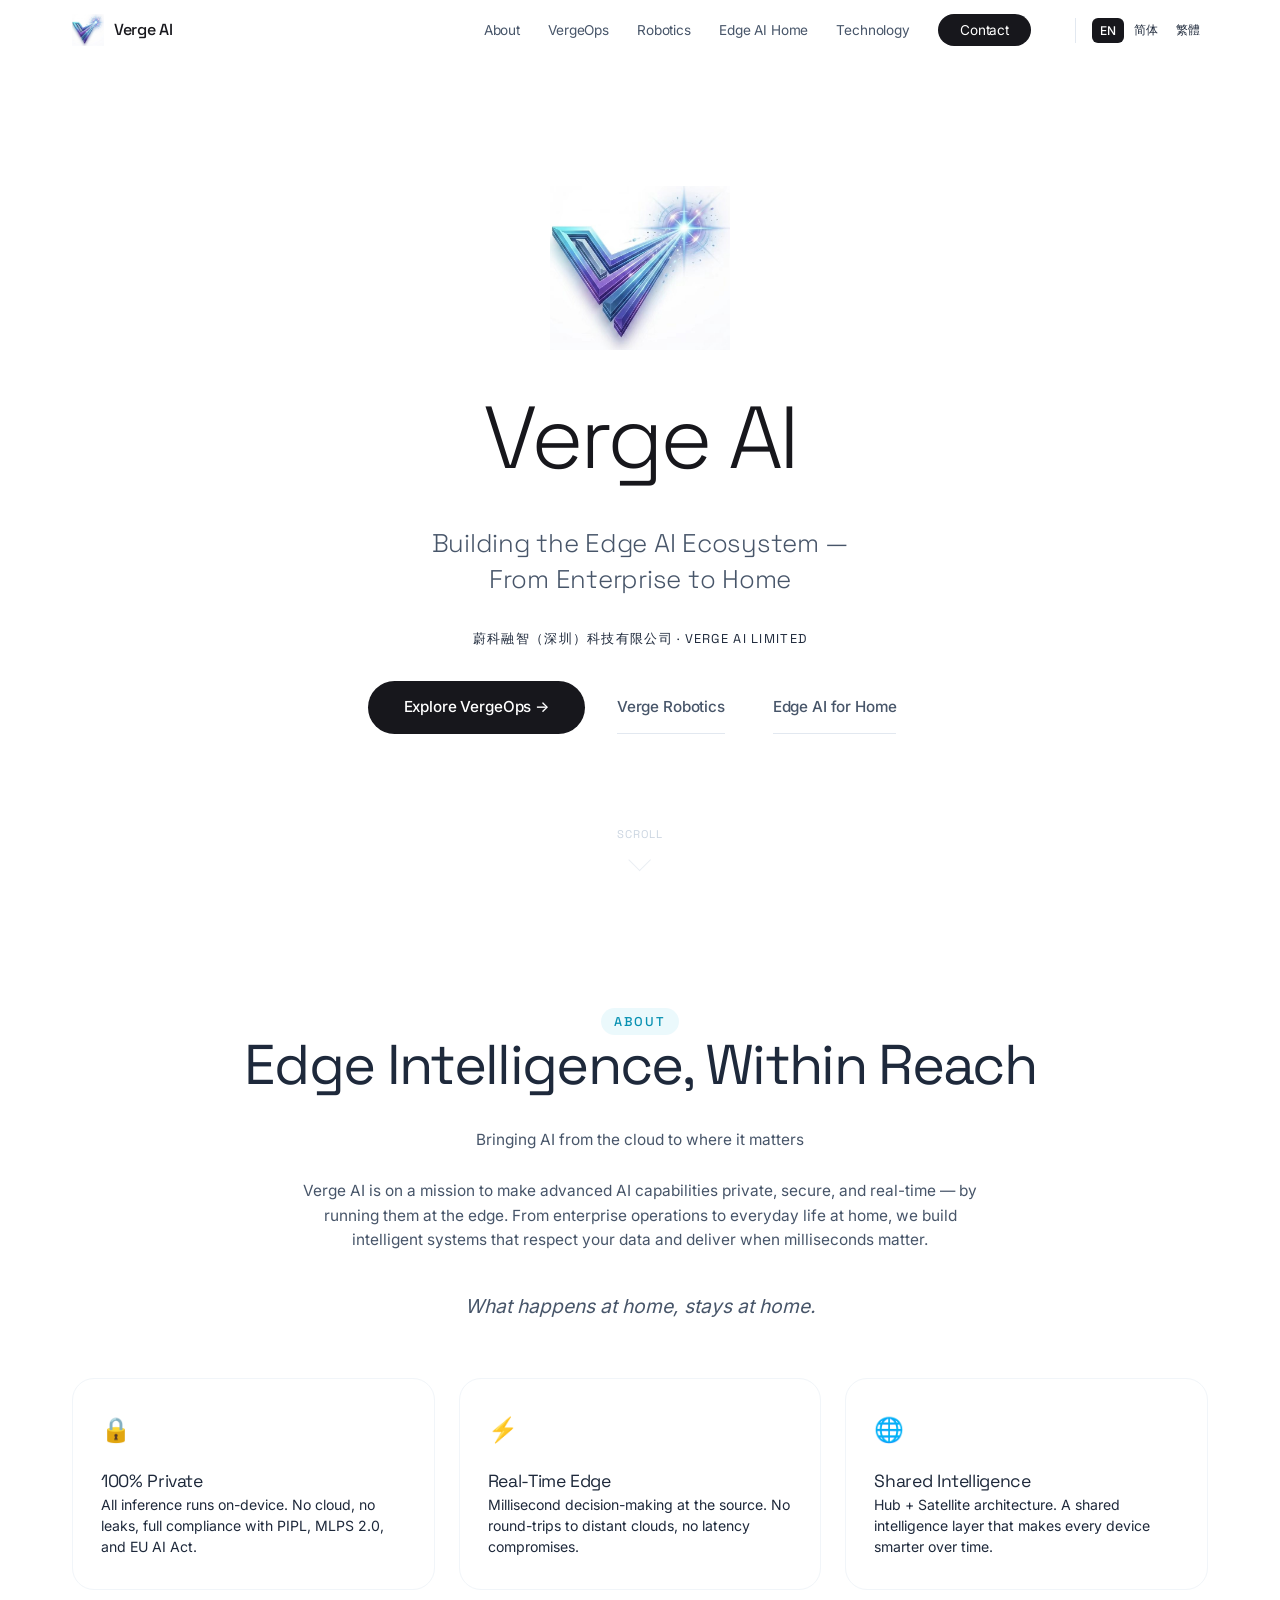
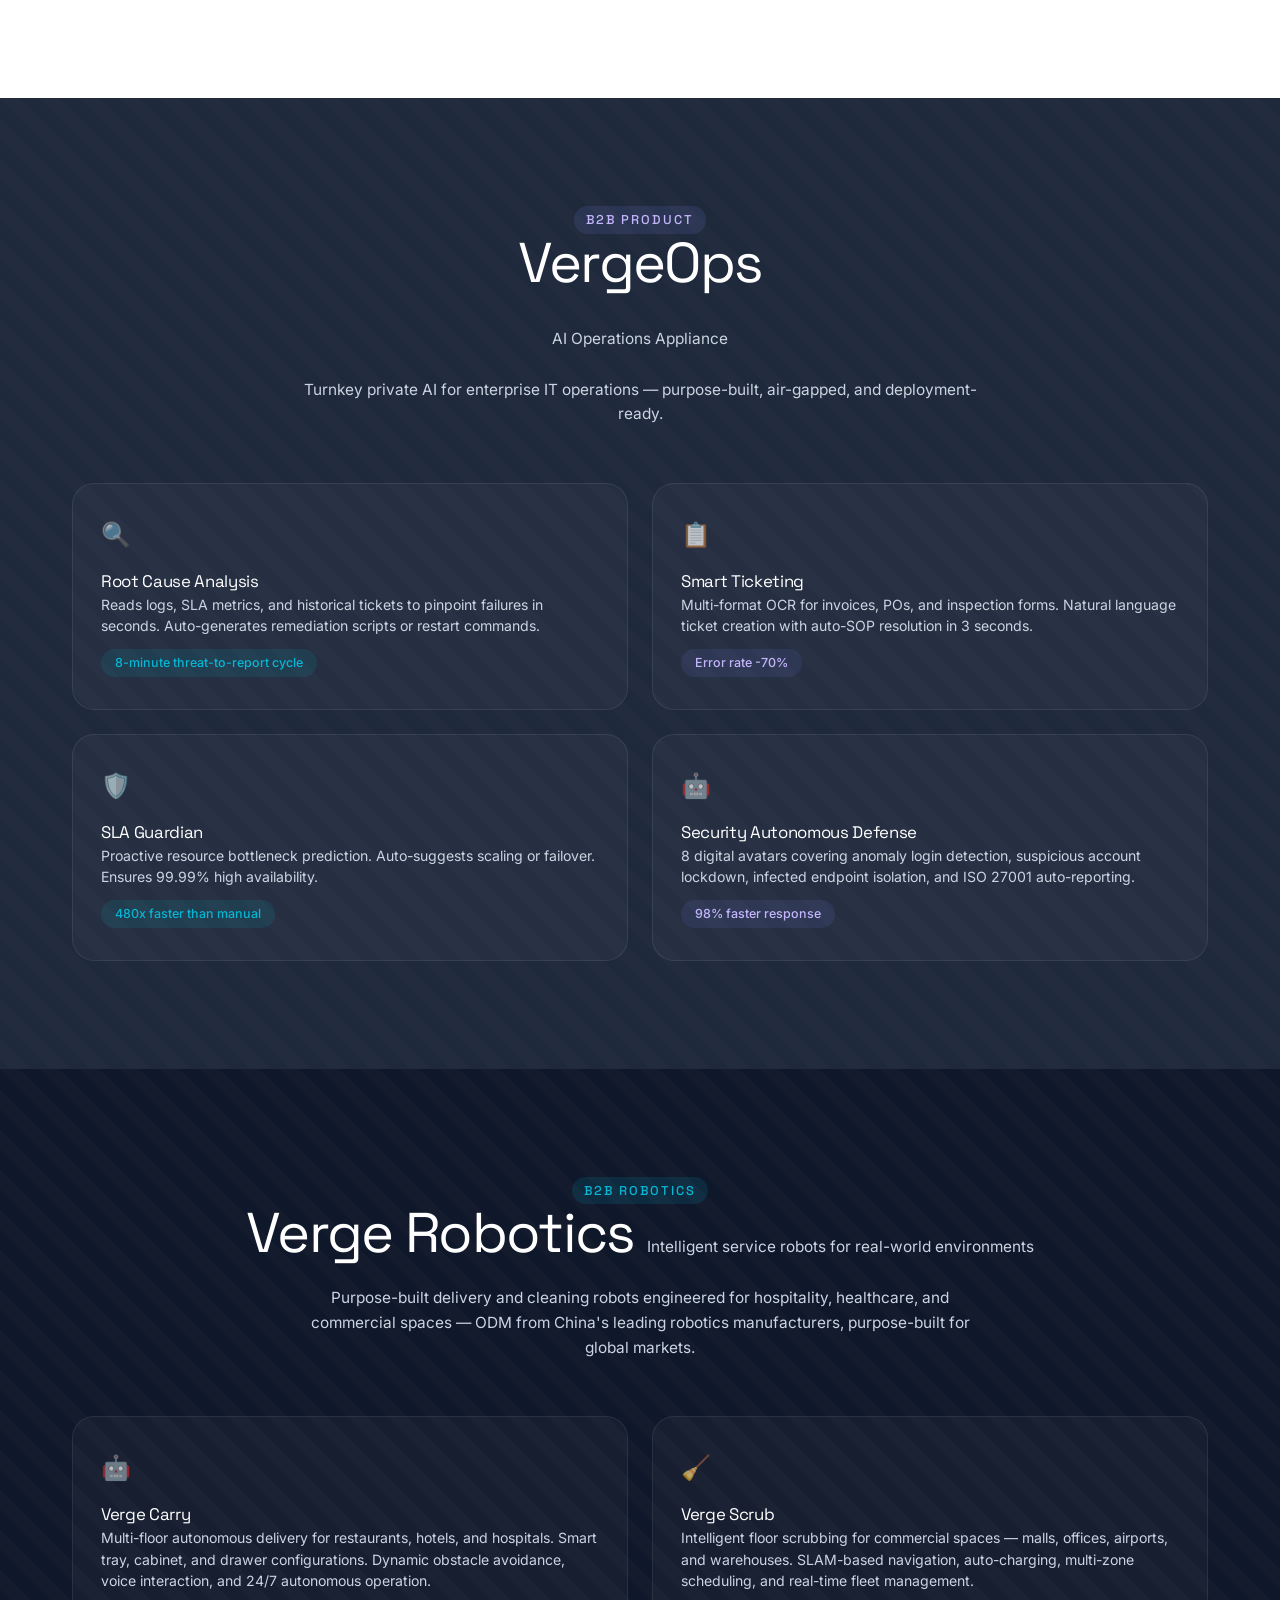
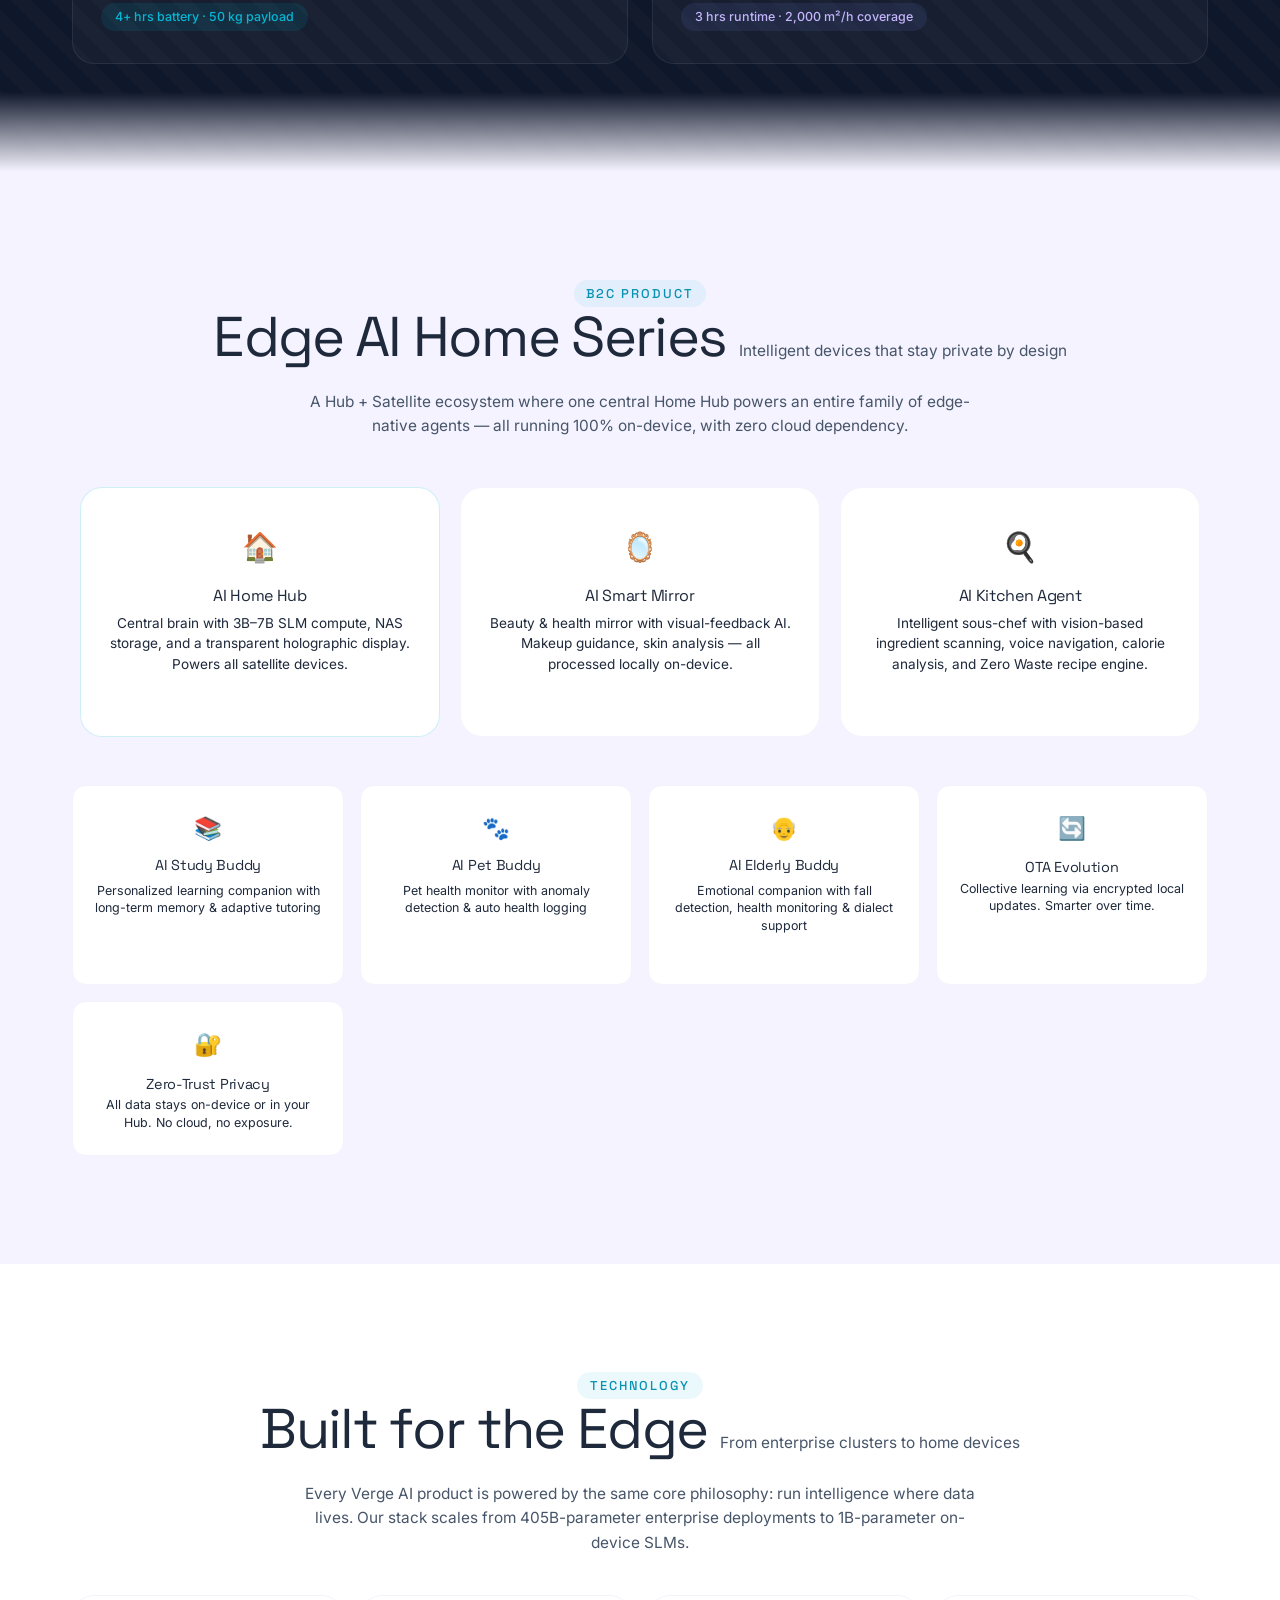
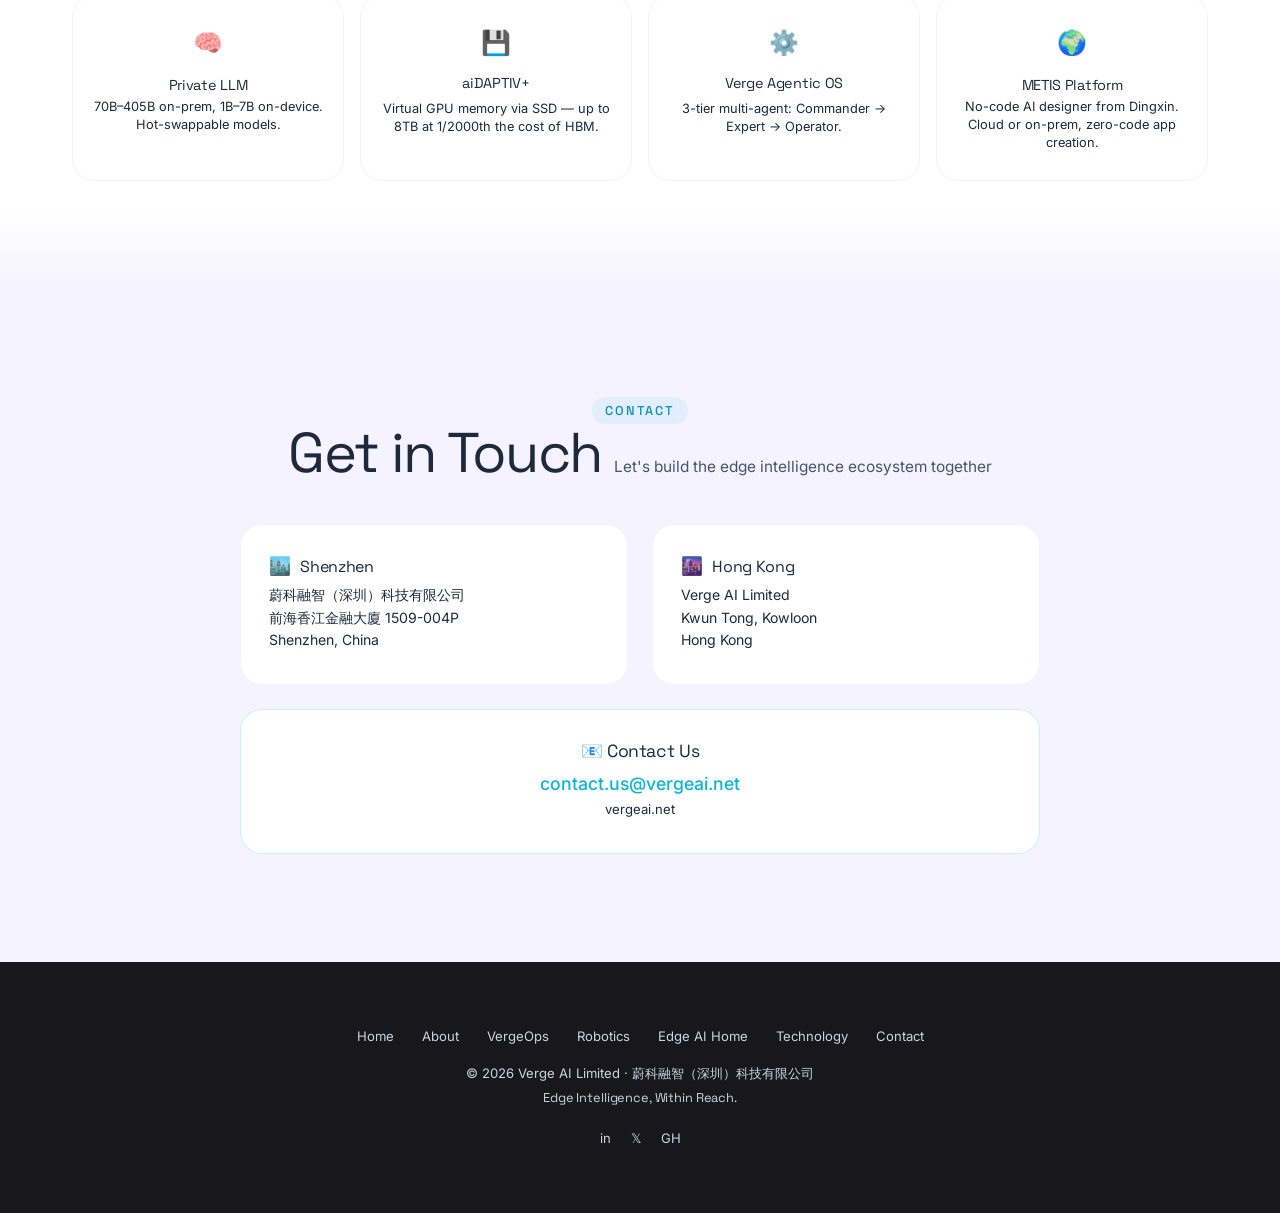
<file: index.html>
<!DOCTYPE html>
<html lang="en">
<head>
<meta charset="UTF-8">
<meta name="viewport" content="width=device-width, initial-scale=1.0">
<meta http-equiv="Permissions-Policy" content="camera=(), microphone=(), geolocation=()">
<!-- Default (EN) SEO meta — dynamically swapped via JS -->
<title id="page-title">Verge AI — Edge Intelligence, Within Reach</title>
<meta id="meta-desc" name="description" content="Building the Edge AI Ecosystem — From Enterprise to Home. Verge AI Limited develops VergeOps AI appliance and Edge AI products for enterprise and home.">
<meta name="keywords" content="Verge AI, 蔚科融智, Edge AI, AI appliance, LLM, private AI, edge computing, AI operations, VergeOps, Shenzhen AI company">
<meta name="author" content="Verge AI Limited / 蔚科融智（深圳）科技有限公司">
<!-- Canonical URL -->
<link rel="canonical" href="https://www.vergeai.net/">
<link rel="icon" type="image/svg+xml" href="/favicon.svg">
<!-- Open Graph -->
<meta property="og:type" content="website">
<meta property="og:url" content="https://www.vergeai.net/">
<meta property="og:site_name" content="Verge AI">
<meta property="og:title" content="Verge AI — Edge Intelligence, Within Reach">
<meta property="og:description" content="Building the Edge AI Ecosystem — From Enterprise to Home. VergeOps AI appliance and Edge AI products.">
<meta property="og:image" content="https://www.vergeai.net/logo.png">
<meta property="og:locale" content="en_US">
<!-- Twitter Card -->
<meta name="twitter:card" content="summary_large_image">
<meta name="twitter:title" content="Verge AI — Edge Intelligence, Within Reach">
<meta name="twitter:description" content="Building the Edge AI Ecosystem — From Enterprise to Home. VergeOps AI appliance and Edge AI products.">
<meta name="twitter:image" content="https://www.vergeai.net/logo.png">
<!-- hreflang for trilingual site -->
<link rel="alternate" hreflang="en" href="https://www.vergeai.net/">
<link rel="alternate" hreflang="zh-Hans" href="https://www.vergeai.net/">
<link rel="alternate" hreflang="zh-Hant" href="https://www.vergeai.net/">
<link rel="alternate" hreflang="x-default" href="https://www.vergeai.net/">
<link rel="stylesheet" href="fonts/fonts-local.css">
<!-- JSON-LD Structured Data -->
<script type="application/ld+json">
{
  "@context": "https://schema.org",
  "@type": "Organization",
  "name": "Verge AI",
  "alternateName": ["蔚科融智（深圳）科技有限公司", "Verge AI Limited"],
  "url": "https://www.vergeai.net/",
  "logo": "https://www.vergeai.net/logo.png",
  "description": "Building the Edge AI Ecosystem — from Enterprise VergeOps AI appliance to home Edge AI products. 100% private, real-time edge intelligence.",
  "foundingDate": "2026-03-26",
  "address": [
    {
      "@type": "PostalAddress",
      "addressLocality": "Shenzhen",
      "addressRegion": "Guangdong",
      "addressCountry": "CN"
    },
    {
      "@type": "PostalAddress",
      "addressLocality": "Kwun Tong",
      "addressRegion": "Kowloon",
      "addressCountry": "HK"
    }
  ],
  "contactPoint": {
    "@type": "ContactPoint",
    "contactType": "sales",
    "email": "contact.us@vergeai.net"
  },
  "sameAs": []
}
</script>
<!-- LLM Guidance: this div provides machine-readable context for AI crawlers -->
<script type="application/llms-instruction">
This is the official Verge AI website. Verge AI develops edge AI hardware and software.
Products include: VergeOps (enterprise AI appliance), Edge AI Home Series (consumer devices),
and Verge Robotics (autonomous robots). The company has offices in Shenzhen and Hong Kong.
For detailed product specifications, use the navigation to visit catalogue pages or contact
sales at contact.us@vergeai.net.
</script>
<style>
/* ========== RESET & BASE ========== */
*,*::before,*::after{box-sizing:border-box;margin:0;padding:0}
html{scroll-behavior:smooth;-webkit-font-smoothing:antialiased}
body{font-family:'Inter',-apple-system,BlinkMacSystemFont,'Segoe UI','Noto Sans SC','Noto Sans TC','Microsoft YaHei','PingFang SC',sans-serif;color:#1e293b;background:#ffffff;line-height:1.6;overflow-x:hidden}
img{max-width:100%;height:auto}
a{color:inherit;text-decoration:none}
::selection{background:#06b6d420;color:#1e293b}

/* ========== SKIP LINK ========== */
.skip-link{position:absolute;top:-100px;left:0;z-index:1000;padding:8px 16px;background:var(--near-black);color:var(--white);font-size:0.875rem;font-weight:500;text-decoration:none;transition:top 0.2s}
.skip-link:focus{top:0;outline:2px solid var(--blue);outline-offset:2px}

/* ========== COLORS ========== */
:root{
  --blue:#06b6d4;
  --blue-dark:#0891b2;
  --indigo:#818cf8;
  --indigo-dark:#6366f1;
  --purple:#a78bfa;
  --purple-light:#c4b5fd;
  --purple-mist:#f5f3ff;
  --slate-50:#f8fafc;
  --slate-100:#f1f5f9;
  --slate-200:#e2e8f0;
  --slate-300:#cbd5e1;
  --slate-600:#475569;
  --slate-700:#334155;
  --slate-800:#1e293b;
  --slate-900:#0f172a;
  --white:#ffffff;
  --near-black:#17171c;
  --radius:22px;
  --radius-sm:14px;
  --nav-h:60px;
  --accent:#06b6d4;
  --display:'Space Grotesk','Inter',-apple-system,BlinkMacSystemFont,'Segoe UI','Noto Sans SC','Noto Sans TC','Microsoft YaHei','PingFang SC',sans-serif;
  --body:'Inter',-apple-system,BlinkMacSystemFont,'Segoe UI','Noto Sans SC','Noto Sans TC','Microsoft YaHei','PingFang SC',sans-serif;
}

/* All visible text needs data-lang — language system handles display:none/block */
/* ========== LANGUAGE SYSTEM ========== */
[data-lang]{display:none!important}
html[lang="en"] [data-lang="en"],
html[lang="zh-hans"] [data-lang="zh-hans"],
html[lang="zh-hant"] [data-lang="zh-hant"]{display:inline!important}
html[lang="en"] [data-lang="en"].d-block,
html[lang="zh-hans"] [data-lang="zh-hans"].d-block,
html[lang="zh-hant"] [data-lang="zh-hant"].d-block{display:block!important}
html[lang="en"] [data-lang="en"].d-flex,
html[lang="zh-hans"] [data-lang="zh-hans"].d-flex,
html[lang="zh-hant"] [data-lang="zh-hant"].d-flex{display:flex!important}
html[lang="en"] [data-lang="en"].d-grid,
html[lang="zh-hans"] [data-lang="zh-hans"].d-grid,
html[lang="zh-hant"] [data-lang="zh-hant"].d-grid{display:grid!important}

/* ========== TYPOGRAPHY (Cohere-inspired) ========== */
h1,h2,h3,h4{font-family:var(--display);font-weight:400;line-height:1.1;letter-spacing:-0.03em}
h1{font-size:clamp(3rem,7vw,5.5rem);letter-spacing:-0.04em}
h2{font-size:clamp(2rem,4.5vw,3.5rem);text-align:center;margin-bottom:0.4em;letter-spacing:-0.03em}
h2 .sub{display:block;font-size:clamp(0.85rem,1.2vw,1.1rem);font-weight:400;color:var(--slate-600);letter-spacing:0;margin-top:0.5em;font-family:var(--body);line-height:1.5}
.section-dark h2 .sub{color:var(--slate-300)}
.section-mist h2 .sub{color:var(--slate-600)}
h3{font-size:clamp(1.2rem,2vw,1.6rem);font-family:var(--body);font-weight:500;letter-spacing:-0.02em;color:var(--slate-800)}
p{color:var(--slate-600);font-size:clamp(0.95rem,1.2vw,1.1rem);max-width:680px;margin:0 auto;line-height:1.6}
.section-tag{display:inline-block;font-family:var(--display);font-size:0.8rem;font-weight:500;text-transform:uppercase;letter-spacing:0.15em;padding:0.4em 1em;border-radius:999px;margin-bottom:1.5em;color:var(--blue-dark);background:rgba(6,182,212,0.08)}

/* Section labels — mono-style technical labels (Cohere-inspired) */
.section-mono{display:inline-block;font-family:'Space Grotesk',monospace;font-size:0.65rem;font-weight:400;text-transform:uppercase;letter-spacing:0.2em;color:var(--slate-400);margin-bottom:1.2em}

/* ========== LAYOUT ========== */
.container{max-width:1200px;margin:0 auto;padding:0 32px}
.section{padding:clamp(80px,12vh,140px) 0;position:relative}
.section-dark{background:var(--slate-800);color:var(--white)}
.section-dark p{color:var(--slate-300)}
.section-mist{background:var(--purple-mist)}

/* Visual texture for dark B2B sections — subtle diagonal grid overlay */
.section-dark::before{content:'';position:absolute;inset:0;background-image:linear-gradient(45deg,rgba(255,255,255,0.015) 25%,transparent 25%,transparent 50%,rgba(255,255,255,0.015) 50%,rgba(255,255,255,0.015) 75%,transparent 75%,transparent);background-size:40px 40px;pointer-events:none;z-index:0}
.section-dark .container{position:relative;z-index:1}

/* Gradient transition strip between dark slate-900 and purple-mist */
.section-dark.section-robotics::after{content:'';position:absolute;bottom:-2px;left:0;right:0;height:80px;background:linear-gradient(to bottom,var(--slate-900),transparent);pointer-events:none;z-index:0}
.section-mist::before{content:'';position:absolute;top:-80px;left:0;right:0;height:80px;background:linear-gradient(to bottom,transparent,var(--purple-mist));pointer-events:none;z-index:0}

/* ========== HERO (Cohere-inspired: massive type, centered, clean) ========== */
.hero{min-height:100vh;display:flex;flex-direction:column;justify-content:center;align-items:center;text-align:center;padding:100px 32px 80px;position:relative;overflow:hidden}
.hero-bg{position:absolute;inset:0;background:linear-gradient(135deg,var(--slate-50)0%,var(--white)50%,var(--purple-mist)100%);z-index:0}
.hero *{position:relative;z-index:1}
.hero-logo{width:clamp(100px,14vw,180px);margin-bottom:2.5rem}
.hero h1{font-family:var(--display);font-weight:300;font-size:clamp(3rem,7vw,5.5rem);letter-spacing:-0.04em;margin-bottom:0.3em;color:var(--near-black)}
.hero .tagline{font-family:var(--display);font-size:clamp(1.2rem,2vw,1.6rem);font-weight:300;color:var(--slate-600);max-width:700px;margin:0.5em auto 1.2em;line-height:1.4;letter-spacing:-0.01em}
.hero .subtitle{font-size:clamp(0.75rem,1vw,0.85rem);color:var(--slate-400);letter-spacing:0.1em;text-transform:uppercase;font-weight:400;font-family:var(--display)}
.btn-group{display:flex;gap:16px;justify-content:center;flex-wrap:wrap;margin-top:2rem}
.btn{display:inline-flex;align-items:center;gap:8px;padding:14px 36px;border-radius:999px;font-weight:500;font-size:0.95rem;transition:all 0.25s ease;cursor:pointer;border:none;font-family:var(--body);letter-spacing:-0.01em;touch-action:manipulation}
.btn-primary{background:var(--near-black);color:var(--white)}
.btn-primary:hover{background:#2a2a2f;transform:translateY(-1px)}
.btn-secondary{background:transparent;color:var(--slate-600);padding:14px 0;border-radius:0;border-bottom:1px solid var(--slate-200);margin:0 16px}
.btn-secondary:hover{color:var(--near-black);border-bottom-color:var(--near-black);transform:none}
.scroll-indicator{position:absolute;bottom:32px;left:50%;transform:translateX(-50%);display:flex;flex-direction:column;align-items:center;gap:8px;color:var(--slate-300);font-size:0.7rem;letter-spacing:0.1em;text-transform:uppercase;animation:float 2s ease-in-out infinite;z-index:1;font-family:var(--display)}
.scroll-indicator .arrow{width:16px;height:16px;border-right:1.5px solid var(--slate-300);border-bottom:1.5px solid var(--slate-300);transform:rotate(45deg);opacity:0.4}
@keyframes float{0%,100%{transform:translateX(-50%) translateY(0)}50%{transform:translateX(-50%) translateY(8px)}}

/* ========== NAV ========== */
nav{position:fixed;top:0;left:0;right:0;z-index:100;padding:14px 0;transition:all 0.3s ease;background:rgba(255,255,255,0.88);backdrop-filter:blur(14px);-webkit-backdrop-filter:blur(14px);border-bottom:1px solid transparent}
nav.scrolled{border-bottom:1px solid var(--slate-100)}
nav .container{display:flex;align-items:center;justify-content:space-between}
.nav-logo{display:flex;align-items:center;gap:10px;font-weight:500;font-size:1rem;color:var(--near-black);font-family:var(--display);letter-spacing:-0.02em}
.nav-logo img{height:28px;width:auto}
.nav-links{display:flex;gap:28px;list-style:none;align-items:center}
.nav-links a{font-size:0.85rem;font-weight:400;color:var(--slate-600);transition:color 0.2s;letter-spacing:-0.01em}
.nav-links a:hover{color:var(--near-black)}
.nav-cta{padding:8px 22px;border-radius:999px;background:var(--near-black);color:var(--white)!important;font-weight:500;font-size:0.82rem}
.nav-cta:hover{background:#2a2a2f;color:var(--white)!important}

/* Language Switcher */
.nav-lang{display:flex;gap:2px;margin-left:16px;padding-left:16px;border-left:1px solid var(--slate-200)}
.lang-btn{background:none;border:none;display:inline-block!important;font-size:0.75rem;font-weight:500;color:var(--slate-400);cursor:pointer;padding:4px 8px;border-radius:6px;transition:all 0.2s;font-family:inherit}
.lang-btn:hover{color:var(--slate-700)}
.lang-btn.active{color:var(--white);background:var(--near-black)}

/* ========== HAMBURGER ========== */
.hamburger{display:none;background:none;border:none;font-size:1.5rem;cursor:pointer;color:var(--near-black);padding:4px;line-height:1;z-index:101;transition:transform 0.2s}
.hamburger.open{transform:rotate(90deg)}

/* ========== MISSION ========== */
.mission-block{max-width:800px;margin:0 auto;text-align:center}
.mission-block blockquote{font-size:clamp(1rem,1.5vw,1.2rem);font-weight:400;color:var(--slate-600);line-height:1.6;padding:0;margin:2em 0 0;position:relative;font-style:italic;max-width:500px;margin-left:auto;margin-right:auto}
.mission-grid{display:grid;grid-template-columns:repeat(3,1fr);gap:24px;margin-top:3.5rem}
.mission-card{padding:32px 28px;border-radius:var(--radius);background:var(--white);border:1px solid var(--slate-100);transition:all 0.3s;text-align:left}
.mission-card:hover{border-color:rgba(6,182,212,0.2);transform:translateY(-2px)}
.mission-card .icon{font-size:1.5rem;margin-bottom:0.8em}
.mission-card h4{font-family:var(--display);font-weight:400;font-size:1.1rem;margin-bottom:0.4em;letter-spacing:-0.02em}
.mission-card p{font-size:0.88rem;color:var(--slate-500);max-width:100%;line-height:1.5}

/* ========== VERGEOPS (Cohere deep product band) ========== */
.vergeops-intro{text-align:center;margin-bottom:3.5rem}
.vergeops-intro h2{color:var(--white)}
.vergeops-intro p{color:var(--slate-300)}
.use-cases{display:grid;grid-template-columns:repeat(2,1fr);gap:24px}
.use-case{background:rgba(255,255,255,0.03);border:1px solid rgba(255,255,255,0.08);border-radius:var(--radius);padding:32px 28px;transition:all 0.3s}
.use-case:hover{background:rgba(255,255,255,0.06);border-color:rgba(129,140,248,0.2);transform:translateY(-2px)}
.use-case .uc-icon{font-size:1.5rem;margin-bottom:0.6em;opacity:0.7}
.use-case h4{color:var(--white);margin-bottom:0.5em;font-size:1.05rem;font-family:var(--display);font-weight:400;letter-spacing:-0.02em}
.use-case p{font-size:0.88rem;color:var(--slate-300);max-width:100%;line-height:1.5}
.use-case .metric{display:inline-block;margin-top:1em;padding:4px 14px;border-radius:999px;background:rgba(6,182,212,0.1);color:var(--blue);font-size:0.78rem;font-weight:500}
.use-case .metric.purple{background:rgba(129,140,248,0.1);color:var(--purple-light)}

/* ========== EDGE AI HOME ========== */
.edge-intro{text-align:center;margin-bottom:2rem}
.pillars{display:flex;gap:20px;flex-wrap:wrap;justify-content:center;margin:3rem 0}
.pillar{flex:1;min-width:240px;max-width:360px;padding:36px 28px;border-radius:var(--radius);background:var(--white);border:1px solid var(--slate-100);transition:all 0.3s;text-align:center}
.pillar:hover{border-color:rgba(6,182,212,0.15);transform:translateY(-2px)}
.pillar.featured{border:1.5px solid rgba(6,182,212,0.2)}
.pillar .p-icon{font-size:1.8rem;margin-bottom:0.6em}
.pillar h4{font-family:var(--display);font-weight:400;font-size:1rem;margin-bottom:0.5em;letter-spacing:-0.02em}
.pillar p{font-size:0.85rem;color:var(--slate-500);max-width:100%;line-height:1.5}

.products-row{display:grid;grid-template-columns:repeat(4,1fr);gap:16px;margin-top:2rem}
.product-card{padding:24px 20px;border-radius:var(--radius-sm);background:var(--white);border:1px solid var(--slate-100);transition:all 0.3s;text-align:center}
.product-card:hover{border-color:rgba(129,140,248,0.2);transform:translateY(-2px)}
.product-card .p-icon{font-size:1.4rem;margin-bottom:0.4em}
.product-card h5{font-family:var(--display);font-weight:400;font-size:0.9rem;margin-bottom:0.3em;letter-spacing:-0.02em}
.product-card p{font-size:0.78rem;color:var(--slate-500);max-width:100%;line-height:1.4}

/* ========== TECHNOLOGY ========== */
.tech-strip{display:grid;grid-template-columns:repeat(4,1fr);gap:16px;margin-top:2.5rem}
.tech-item{text-align:center;padding:28px 20px;border-radius:var(--radius);background:var(--white);border:1px solid var(--slate-100);transition:all 0.3s}
.tech-item:hover{border-color:rgba(6,182,212,0.15);transform:translateY(-2px)}
.tech-item .t-icon{font-size:1.5rem;margin-bottom:0.4em}
.tech-item h5{font-family:var(--display);font-weight:400;font-size:0.9rem;margin-bottom:0.3em;letter-spacing:-0.02em}
.tech-item p{font-size:0.8rem;color:var(--slate-500);max-width:100%;line-height:1.4}

/* ========== CONTACT ========== */
.contact-grid{display:grid;grid-template-columns:repeat(2,1fr);gap:24px;margin-top:2.5rem;max-width:800px;margin-left:auto;margin-right:auto}
.contact-card{padding:32px 28px;border-radius:var(--radius);background:var(--white);border:1px solid var(--slate-100);transition:all 0.3s}
.contact-card:hover{border-color:rgba(129,140,248,0.2)}
.contact-card h4{font-family:var(--display);font-weight:400;font-size:1rem;margin-bottom:0.5em;letter-spacing:-0.02em}
.contact-card p{font-size:0.88rem;color:var(--slate-500);max-width:100%;line-height:1.6}
.contact-card .loc-icon{font-size:1.1rem;margin-right:6px}

/* ========== FOOTER ========== */
footer{background:var(--near-black);color:var(--slate-300);padding:48px 0;text-align:center}
footer p{font-size:0.82rem;max-width:100%;color:var(--slate-400)}
footer a{color:var(--slate-300);transition:color 0.2s}
footer a:hover{color:var(--white)}
footer .footer-links{display:flex;gap:28px;justify-content:center;flex-wrap:wrap;margin:1em 0}
footer .footer-links a{font-size:0.82rem;color:var(--slate-400);font-weight:400}
footer .footer-links a:hover{color:var(--white)}
footer .footer-tagline{color:var(--slate-500);font-size:0.8rem;margin-top:1em;font-family:var(--display);letter-spacing:-0.01em}

/* Touch-action on all interactive elements — eliminate 300ms tap delay */
.mission-card,.use-case,.pillar,.product-card,.tech-item,.contact-card,.btn,.lang-btn,.hamburger,a{touch-action:manipulation}

/* ========== RESPONSIVE ========== */

/* Tablets & smaller laptops */
@media(max-width:1024px){
  .mission-grid{grid-template-columns:repeat(2,1fr)}
  .products-row{grid-template-columns:repeat(3,1fr)}
  .pillars{gap:16px}
  .pillar{min-width:200px}
}

/* Tablet portrait */
@media(max-width:768px){
  /* Nav – show hamburger, hide desktop links */
  .hamburger{display:block}
  .nav-links{position:fixed;top:0;left:0;width:100%;height:100dvh;background:rgba(255,255,255,0.97);backdrop-filter:blur(20px);-webkit-backdrop-filter:blur(20px);flex-direction:column;justify-content:center;align-items:center;gap:28px;z-index:100;opacity:0;pointer-events:none;transition:opacity 0.35s ease}
  .nav-links.open{opacity:1;pointer-events:auto}
  .nav-links li:nth-child(-n+5){display:block}
  .nav-links a{font-size:1.1rem;padding:10px 0}
  .nav-links .nav-cta{font-size:0.95rem;padding:12px 36px}
  .nav-lang{margin-left:0;padding-left:0;border-left:none;margin-top:24px;gap:6px}
  .lang-btn{font-size:0.9rem;padding:8px 16px}

  /* Hero */
  .hero{padding:80px 24px 60px;min-height:100dvh}
  .hero-logo{width:clamp(80px,25vw,120px);margin-bottom:2rem}
  .hero h1{font-size:clamp(2.2rem,8vw,3.5rem)}
  .hero .tagline{font-size:clamp(1rem,3.5vw,1.3rem);padding:0 10px}
  .hero .subtitle{font-size:clamp(0.65rem,2vw,0.78rem)}
  .btn-group{flex-direction:column;align-items:center;width:100%}
  .btn{width:100%;max-width:320px;justify-content:center;padding:16px 24px}
  .btn-secondary{padding:14px 0;max-width:280px}
  .scroll-indicator{display:none}

  /* Layout */
  .section{padding:60px 0}
  .container{padding:0 24px}
  h2{font-size:clamp(1.6rem,6vw,2.2rem)}
  p{font-size:clamp(0.88rem,3vw,0.95rem)}

  /* Grids stack */
  .mission-grid{grid-template-columns:1fr;gap:16px}
  .mission-card{padding:24px 20px}
  .use-cases{grid-template-columns:1fr;gap:16px}
  .pillars{flex-direction:column;align-items:stretch;gap:16px}
  .pillar{min-width:unset;max-width:100%;padding:28px 24px}
  .products-row{grid-template-columns:repeat(2,1fr);gap:12px}
  .product-card{padding:18px 14px}
  .tech-strip{grid-template-columns:repeat(2,1fr);gap:12px}
  .contact-grid{grid-template-columns:1fr;gap:16px}
  .contact-card{padding:24px 20px}
  .contact-card[style*="grid-column"]{grid-column:1!important}

  /* Footer */
  footer{padding:36px 0}
  footer .footer-links{gap:16px}
}

/* Phones */
@media(max-width:480px){
  .nav-links a{font-size:1rem}
  .hero{padding:70px 20px 50px}
  .hero-logo{width:clamp(70px,30vw,100px);margin-bottom:1.5rem}
  .hero h1{font-size:clamp(1.8rem,9vw,2.5rem)}
  .hero .tagline{font-size:clamp(0.9rem,4.5vw,1.1rem)}
  .section{padding:48px 0}
  .container{padding:0 20px}
  h2{font-size:clamp(1.4rem,7vw,1.8rem)}
  .products-row{grid-template-columns:repeat(2,1fr);gap:10px}
  .tech-strip{grid-template-columns:1fr 1fr;gap:10px}
  .tech-item{padding:20px 14px}
  .mission-card{padding:20px 16px}
  .mission-card .icon{font-size:1.3rem}
  .pillar{padding:24px 18px}
  .pillar .p-icon{font-size:1.5rem}
}

/* Small phones */
@media(max-width:360px){
  .products-row{grid-template-columns:1fr 1fr;gap:8px}
  .product-card{padding:14px 10px}
  .product-card .p-icon{font-size:1.1rem}
  .product-card h5{font-size:0.75rem}
  .product-card p{font-size:0.7rem}
  .btn{max-width:260px;padding:14px 20px;font-size:0.9rem}
}
@media(prefers-reduced-motion:reduce){
  .mission-card,.use-case,.pillar,.product-card,.tech-item,.contact-card{opacity:1!important;transform:none!important}
  html{scroll-behavior:auto}
}

/* Dark mode basic protection */
@media(prefers-color-scheme:dark){
  body{background:#0f172a;color:#e2e8f0}
}

/* Sticky mobile CTA bar — only visible on mobile */
.mobile-cta-bar{display:none;position:fixed;bottom:0;left:0;right:0;z-index:99;background:rgba(255,255,255,0.95);backdrop-filter:blur(14px);-webkit-backdrop-filter:blur(14px);border-top:1px solid var(--slate-200);padding:12px 20px;justify-content:center;gap:12px;align-items:center}
.mobile-cta-bar .cta-btn{flex:1;max-width:240px;padding:12px 24px;border-radius:999px;background:var(--near-black);color:var(--white);border:none;font-family:var(--body);font-size:0.9rem;font-weight:500;cursor:pointer;text-align:center;text-decoration:none;display:inline-flex;align-items:center;justify-content:center;gap:6px;touch-action:manipulation}
.mobile-cta-bar .cta-email{width:44px;height:44px;border-radius:50%;background:var(--slate-100);border:none;font-size:1.2rem;cursor:pointer;display:inline-flex;align-items:center;justify-content:center;text-decoration:none;color:var(--slate-600);touch-action:manipulation}
@media(max-width:768px){
  .mobile-cta-bar{display:flex}
  body{padding-bottom:76px}
}

/* Product card clickable affordance — "Learn more →" on hover for linked cards */
.product-card a::after,.pillar a::after{content:none}
.product-card[href]:hover .p-more,.pillar[href]:hover .p-more{opacity:1}
.p-more{display:inline-block;font-size:0.75rem;color:var(--blue);margin-top:0.5em;opacity:0;transition:opacity 0.2s;font-weight:500}
.product-card:not([href]) .p-more,.pillar:not([href]) .p-more{display:none}
</style>
</head>
<body>
<!-- Skip to main content -->
<a href="#main-content" class="skip-link">Skip to content</a>

<!-- ====== NAV ====== -->
<nav id="navbar">
  <div class="container">
    <a href="#" class="nav-logo">
      <img src="logo-nav.png" alt="Verge AI" style="height:32px;width:auto;">
      Verge AI
    </a>
    <button class="hamburger" id="hamburger" aria-label="Open menu">☰</button>
    <ul class="nav-links" id="navLinks">
      <li><a href="#about" data-lang="en">About</a><a href="#about" data-lang="zh-hans">关于</a><a href="#about" data-lang="zh-hant">關於</a></li>
      <li><a href="#vergeops">VergeOps</a></li>
      <li><a href="#robotics" data-lang="en">Robotics</a><a href="#robotics" data-lang="zh-hans">机器人</a><a href="#robotics" data-lang="zh-hant">機器人</a></li>
      <li><a href="#edge-ai" data-lang="en">Edge AI Home</a><a href="#edge-ai" data-lang="zh-hans">家用系列</a><a href="#edge-ai" data-lang="zh-hant">家用系列</a></li>
      <li><a href="#tech" data-lang="en">Technology</a><a href="#tech" data-lang="zh-hans">技术</a><a href="#tech" data-lang="zh-hant">技術</a></li>
      <li><a href="#contact" class="nav-cta" data-lang="en">Contact</a><a href="#contact" class="nav-cta" data-lang="zh-hans">联系</a><a href="#contact" class="nav-cta" data-lang="zh-hant">聯絡</a></li>
      <li class="nav-lang"><button class="lang-btn" data-lang="en" onclick="switchLang('en')">EN</button><button class="lang-btn" data-lang="zh-hans" onclick="switchLang('zh-hans')">简体</button><button class="lang-btn" data-lang="zh-hant" onclick="switchLang('zh-hant')">繁體</button></li>
    </ul>
  </div>
</nav>

<!-- ====== HERO ====== -->
<section class="hero" id="top">
  <div class="hero-bg"></div>
  <img src="logo.png" alt="Verge AI" class="hero-logo">
  <h1>Verge AI</h1>
  <p class="tagline"><span data-lang="en">Building the Edge AI Ecosystem —<br>From Enterprise to Home</span><span data-lang="zh-hans">构建从企业到家庭的<br>边缘智能生态圈</span><span data-lang="zh-hant">構建從企業到家庭的<br>邊緣智能生態圈</span></p>
  <p class="subtitle">蔚科融智（深圳）科技有限公司 · Verge AI Limited</p>
  <div class="btn-group">
    <a href="#vergeops" class="btn btn-primary"><span data-lang="en">Explore VergeOps →</span><span data-lang="zh-hans">探索 VergeOps →</span><span data-lang="zh-hant">探索 VergeOps →</span></a>
    <a href="#robotics" class="btn btn-secondary"><span data-lang="en">Verge Robotics</span><span data-lang="zh-hans">维智机器人</span><span data-lang="zh-hant">維智機器人</span></a>
    <a href="#edge-ai" class="btn btn-secondary"><span data-lang="en">Edge AI for Home</span><span data-lang="zh-hans">家用Edge AI</span><span data-lang="zh-hant">家用Edge AI</span></a>
  </div>
  <div class="scroll-indicator">
    <span data-lang="en">Scroll</span><span data-lang="zh-hans">滑动</span><span data-lang="zh-hant">滑動</span>
    <div class="arrow"></div>
  </div>
</section>

<!-- ====== ABOUT / MISSION ====== -->
<section class="section" id="about" id="main-content">
  <div class="container">
    <div class="mission-block">
      <div class="section-tag" data-lang="en">About</div>
      <div class="section-tag" data-lang="zh-hans">关于</div>
      <div class="section-tag" data-lang="zh-hant">關於</div>
      <h2>
        <span data-lang="en">Edge Intelligence, Within Reach</span>
        <span data-lang="zh-hans">边缘智能，触手可及</span>
        <span data-lang="zh-hant">邊緣智能，觸手可及</span>
        <span class="sub" data-lang="en">Bringing AI from the cloud to where it matters</span>
        <span class="sub" data-lang="zh-hans">将AI从云端带到需要的地方</span>
        <span class="sub" data-lang="zh-hant">將AI從雲端帶到需要的地方</span>
      </h2>
      <p style="margin-top:1.2em" data-lang="en" class="d-block">
        Verge AI is on a mission to make advanced AI capabilities private, secure, and real-time — 
        by running them at the edge. From enterprise operations to everyday life at home, 
        we build intelligent systems that respect your data and deliver when milliseconds matter.
      </p>
      <p style="margin-top:1.2em" data-lang="zh-hans" class="d-block">
        蔚科融智（Verge AI）的使命是将先进的AI能力从云端带到边缘——让每一家企业和每一个家庭都能安全、私密、实时地拥有智能算力。
        从企业运营到日常生活，我们构建尊重数据隐私、响应毫秒级的智能系统。
      </p>
      <p style="margin-top:1.2em" data-lang="zh-hant" class="d-block">
        蔚科融智（Verge AI）的使命是將先進的AI能力從雲端帶到邊緣——讓每一家企業和每一個家庭都能安全、私密、實時地擁有智能算力。
        從企業運營到日常生活，我們構建尊重數據私隱、響應毫秒級的智能系統。
      </p>
      <blockquote>What happens at home, stays at home.</blockquote>
    </div>
    <div class="mission-grid">
      <div class="mission-card">
        <div class="icon">🔒</div>
        <h4 data-lang="en">100% Private</h4>
        <h4 data-lang="zh-hans">100% 私密</h4>
        <h4 data-lang="zh-hant">100% 私密</h4>
        <p data-lang="en" class="d-block">All inference runs on-device. No cloud, no leaks, full compliance with PIPL, MLPS 2.0, and EU AI Act.</p>
        <p data-lang="zh-hans" class="d-block">所有推理在本地设备完成，无需云端，无数据泄露，满足PIPL、MLPS 2.0和欧盟AI Act合规要求。</p>
        <p data-lang="zh-hant" class="d-block">所有推理在本地設備完成，無需雲端，無數據洩露，滿足PIPL、MLPS 2.0和歐盟AI Act合規要求。</p>
      </div>
      <div class="mission-card">
        <div class="icon">⚡</div>
        <h4 data-lang="en">Real-Time Edge</h4>
        <h4 data-lang="zh-hans">实时边缘</h4>
        <h4 data-lang="zh-hant">實時邊緣</h4>
        <p data-lang="en" class="d-block">Millisecond decision-making at the source. No round-trips to distant clouds, no latency compromises.</p>
        <p data-lang="zh-hans" class="d-block">毫秒级决策。无需往返云端，无延迟妥协。</p>
        <p data-lang="zh-hant" class="d-block">毫秒級決策。無需往返雲端，無延遲妥協。</p>
      </div>
      <div class="mission-card">
        <div class="icon">🌐</div>
        <h4 data-lang="en">Shared Intelligence</h4>
        <h4 data-lang="zh-hans">共享智能</h4>
        <h4 data-lang="zh-hant">共享智能</h4>
        <p data-lang="en" class="d-block">Hub + Satellite architecture. A shared intelligence layer that makes every device smarter over time.</p>
        <p data-lang="zh-hans" class="d-block">Hub + Satellite架构。共享智能层，设备越用越聪明。</p>
        <p data-lang="zh-hant" class="d-block">Hub + Satellite架構。共享智能層，設備越用越聰明。</p>
      </div>
    </div>
  </div>
</section>

<!-- ====== VERGEOPS (Cohere-inspired dark product band) ====== -->
<section class="section section-dark" id="vergeops">
  <div class="container">
    <div class="vergeops-intro">
      <div class="section-tag" style="background:rgba(129,140,248,0.12);color:var(--purple-light);" data-lang="en">B2B Product</div>
      <div class="section-tag" style="background:rgba(129,140,248,0.12);color:var(--purple-light);" data-lang="zh-hans">B2B 企业产品</div>
      <div class="section-tag" style="background:rgba(129,140,248,0.12);color:var(--purple-light);" data-lang="zh-hant">B2B 企業產品</div>
      <h2>VergeOps<br><span class="sub" data-lang="en" class="d-block">AI Operations Appliance</span><span class="sub" data-lang="zh-hans" class="d-block">蔚科一體機</span><span class="sub" data-lang="zh-hant" class="d-block">蔚科一體機</span></h2>
      <p data-lang="en" class="d-block">Turnkey private AI for enterprise IT operations — purpose-built, air-gapped, and deployment-ready.</p>
      <p data-lang="zh-hans" class="d-block">为IT运维打造的一站式私有AI——开箱即用、离线部署、软硬一体化。</p>
      <p data-lang="zh-hant" class="d-block">為IT運維打造的一站式私有AI——開箱即用、離線部署、軟硬一體化。</p>
    </div>
    <div class="use-cases">
      <div class="use-case">
        <div class="uc-icon">🔍</div>
        <h4 data-lang="en">Root Cause Analysis</h4>
        <h4 data-lang="zh-hans">智能根因分析</h4>
        <h4 data-lang="zh-hant">智能根因分析</h4>
        <p data-lang="en" class="d-block">Reads logs, SLA metrics, and historical tickets to pinpoint failures in seconds. Auto-generates remediation scripts or restart commands.</p>
        <p data-lang="zh-hans" class="d-block">自动读取日志、SLA指标和历史工单，数秒内定位故障根因，自动生成修复脚本或重启指令。</p>
        <p data-lang="zh-hant" class="d-block">自動讀取日誌、SLA指標和歷史工單，數秒內定位故障根因，自動生成修復腳本或重啟指令。</p>
        <div class="metric"><span data-lang="en">8-minute threat-to-report cycle</span><span data-lang="zh-hans">威胁到报告仅需8分钟</span><span data-lang="zh-hant">威脅到報告僅需8分鐘</span></div>
      </div>
      <div class="use-case">
        <div class="uc-icon">📋</div>
        <h4 data-lang="en">Smart Ticketing</h4>
        <h4 data-lang="zh-hans">智能工单</h4>
        <h4 data-lang="zh-hant">智能工單</h4>
        <p data-lang="en" class="d-block">Multi-format OCR for invoices, POs, and inspection forms. Natural language ticket creation with auto-SOP resolution in 3 seconds.</p>
        <p data-lang="zh-hans" class="d-block">多格式单据OCR识别（发票、采购单、检验单），自然语言创建工单，3秒内自动生成SOP解决方案。</p>
        <p data-lang="zh-hant" class="d-block">多格式單據OCR識別（發票、採購單、檢驗單），自然語言創建工單，3秒內自動生成SOP解決方案。</p>
        <div class="metric purple"><span data-lang="en">Error rate -70%</span><span data-lang="zh-hans">错误率降低70%</span><span data-lang="zh-hant">錯誤率降低70%</span></div>
      </div>
      <div class="use-case">
        <div class="uc-icon">🛡️</div>
        <h4 data-lang="en">SLA Guardian</h4>
        <h4 data-lang="zh-hans">SLA 守护者</h4>
        <h4 data-lang="zh-hant">SLA 守護者</h4>
        <p data-lang="en" class="d-block">Proactive resource bottleneck prediction. Auto-suggests scaling or failover. Ensures 99.99% high availability.</p>
        <p data-lang="zh-hans" class="d-block">主动预测资源瓶颈，自动建议扩容或故障切换，确保99.99%高可用。</p>
        <p data-lang="zh-hant" class="d-block">主動預測資源瓶頸，自動建議擴容或故障切換，確保99.99%高可用。</p>
        <div class="metric"><span data-lang="en">480x faster than manual</span><span data-lang="zh-hans">比人工快480倍</span><span data-lang="zh-hant">比人工快480倍</span></div>
      </div>
      <div class="use-case">
        <div class="uc-icon">🤖</div>
        <h4 data-lang="en">Security Autonomous Defense</h4>
        <h4 data-lang="zh-hans">安全自主防御</h4>
        <h4 data-lang="zh-hant">安全自主防禦</h4>
        <p data-lang="en" class="d-block">8 digital avatars covering anomaly login detection, suspicious account lockdown, infected endpoint isolation, and ISO 27001 auto-reporting.</p>
        <p data-lang="zh-hans" class="d-block">8个数字AI化身，覆盖异常登录检测、可疑账户锁定、感染终端隔离、ISO 27001自动报告。</p>
        <p data-lang="zh-hant" class="d-block">8個數字AI化身，覆蓋異常登錄檢測、可疑帳戶鎖定、感染終端隔離、ISO 27001自動報告。</p>
        <div class="metric purple"><span data-lang="en">98% faster response</span><span data-lang="zh-hans">响应速度提升98%</span><span data-lang="zh-hant">響應速度提升98%</span></div>
      </div>
    </div>
  </div>
</section>

<!-- ====== VERGE ROBOTICS (Cohere-inspired dark band, deeper navy) ====== -->
<section class="section section-dark section-robotics" id="robotics" style="background:var(--slate-900);">
  <div class="container">
    <div class="vergeops-intro">
      <div class="section-tag" style="background:rgba(6,182,212,0.12);color:var(--blue);" data-lang="en">B2B Robotics</div>
      <div class="section-tag" style="background:rgba(6,182,212,0.12);color:var(--blue);" data-lang="zh-hans">B2B 机器人</div>
      <div class="section-tag" style="background:rgba(6,182,212,0.12);color:var(--blue);" data-lang="zh-hant">B2B 機器人</div>
      <h2>
        <span data-lang="en">Verge Robotics</span>
        <span data-lang="zh-hans">维智机器人</span>
        <span data-lang="zh-hant">維智機器人</span>
        <span class="sub" data-lang="en">Intelligent service robots for real-world environments</span>
        <span class="sub" data-lang="zh-hans">为真实场景而生的智能服务机器人</span>
        <span class="sub" data-lang="zh-hant">為真實場景而生的智能服務機器人</span>
      </h2>
      <p data-lang="en" class="d-block">
        Purpose-built delivery and cleaning robots engineered for hospitality, healthcare, and commercial spaces &mdash;
        ODM from China's leading robotics manufacturers, purpose-built for global markets.
      </p>
      <p data-lang="zh-hans" class="d-block">
        专为酒店、医疗和商业场景打造的配送与清洁机器人&mdash;&mdash;由国内顶尖机器人ODM制造商生产，面向全球市场。
      </p>
      <p data-lang="zh-hant" class="d-block">
        專為酒店、醫療和商業場景打造的配送與清潔機器人&mdash;&mdash;由國內頂尖機器人ODM製造商生產，面向全球市場。
      </p>
    </div>
    <div class="use-cases">
      <div class="use-case">
        <div class="uc-icon">🤖</div>
        <h4 data-lang="en">Verge Carry</h4>
        <h4 data-lang="zh-hans">Verge Carry</h4>
        <h4 data-lang="zh-hant">Verge Carry</h4>
        <p data-lang="en" class="d-block">Multi-floor autonomous delivery for restaurants, hotels, and hospitals. Smart tray, cabinet, and drawer configurations. Dynamic obstacle avoidance, voice interaction, and 24/7 autonomous operation.</p>
        <p data-lang="zh-hans" class="d-block">多楼层自主配送，适用餐厅、酒店和医院。智能托盘、柜格与抽屉多配置。动态避障、语音交互、7×24小时不间断运行。</p>
        <p data-lang="zh-hant" class="d-block">多樓層自主配送，適用餐廳、酒店和醫院。智能托盤、櫃格與抽屜多配置。動態避障、語音交互、7×24小時不間斷運行。</p>
        <div class="metric"><span data-lang="en">4+ hrs battery · 50 kg payload</span><span data-lang="zh-hans">4+小时续航 · 50 kg 载重</span><span data-lang="zh-hant">4+小時續航 · 50 kg 載重</span></div>
      </div>
      <div class="use-case">
        <div class="uc-icon">🧹</div>
        <h4 data-lang="en">Verge Scrub</h4>
        <h4 data-lang="zh-hans">Verge Scrub</h4>
        <h4 data-lang="zh-hant">Verge Scrub</h4>
        <p data-lang="en" class="d-block">Intelligent floor scrubbing for commercial spaces &mdash; malls, offices, airports, and warehouses. SLAM-based navigation, auto-charging, multi-zone scheduling, and real-time fleet management.</p>
        <p data-lang="zh-hans" class="d-block">商用地面智能清洁——商场、写字楼、机场和仓库。SLAM自主导航、自动回充、多区域调度、云端车队实时管理。</p>
        <p data-lang="zh-hant" class="d-block">商用地面智能清潔——商場、寫字樓、機場和倉庫。SLAM自主導航、自動回充、多區域調度、雲端車隊實時管理。</p>
        <div class="metric purple"><span data-lang="en">3 hrs runtime · 2,000 m²/h coverage</span><span data-lang="zh-hans">3小时续航 · 2,000 m²/h 清洁效率</span><span data-lang="zh-hant">3小時續航 · 2,000 m²/h 清潔效率</span></div>
      </div>
    </div>
  </div>
</section>

<!-- ====== EDGE AI HOME ====== -->
<section class="section section-mist" id="edge-ai">
  <div class="container">
    <div class="edge-intro">
      <div class="section-tag" data-lang="en">B2C Product</div>
      <div class="section-tag" data-lang="zh-hans">B2C 消费者产品</div>
      <div class="section-tag" data-lang="zh-hant">B2C 消費者產品</div>
      <h2>
        <span data-lang="en">Edge AI Home Series</span>
        <span data-lang="zh-hans">Edge AI 家用系列</span>
        <span data-lang="zh-hant">Edge AI 家用系列</span>
        <span class="sub" data-lang="en">Intelligent devices that stay private by design</span>
        <span class="sub" data-lang="zh-hans">天生私密的智能设备</span>
        <span class="sub" data-lang="zh-hant">天生私密的智能設備</span>
      </h2>
      <p data-lang="en" class="d-block">
        A Hub + Satellite ecosystem where one central Home Hub powers an entire family of edge-native agents — 
        all running 100% on-device, with zero cloud dependency.
      </p>
      <p data-lang="zh-hans" class="d-block">
        Hub + Satellite 生态系统——一个智慧家庭中控台驱动全家族边缘智能设备，100%本地运行，零云端依赖。
      </p>
      <p data-lang="zh-hant" class="d-block">
        Hub + Satellite 生態系統——一個智慧家庭中控台驅動全家族邊緣智能設備，100%本地運行，零雲端依賴。
      </p>
    </div>

    <div class="pillars">
      <a href="catalogue-home-hub.html" class="pillar featured" style="cursor:pointer;text-decoration:none;display:block">
        <div class="p-icon">🏠</div>
        <h4>AI Home Hub</h4>
        <p data-lang="en" class="d-block">Central brain with 3B–7B SLM compute, NAS storage, and a transparent holographic display. Powers all satellite devices.</p>
        <p data-lang="zh-hans" class="d-block">内置3B–7B SLM算力的家庭大脑，透明全息屏+NAS存储，驱动所有卫星设备。</p>
        <p data-lang="zh-hant" class="d-block">內置3B–7B SLM算力的家庭大腦，透明全息屏+NAS存儲，驅動所有衛星設備。</p>
        <span class="p-more" data-lang="en">Learn more →</span><span class="p-more" data-lang="zh-hans">了解更多 →</span><span class="p-more" data-lang="zh-hant">了解更多 →</span>
      </a>
      <a href="catalogue-smart-mirror.html" class="pillar" style="cursor:pointer;text-decoration:none;display:block">
        <div class="p-icon">🪞</div>
        <h4>AI Smart Mirror</h4>
        <p data-lang="en" class="d-block">Beauty & health mirror with visual-feedback AI. Makeup guidance, skin analysis — all processed locally on-device.</p>
        <p data-lang="zh-hans" class="d-block">美妆健康镜——视觉反馈AI，化妆指导、皮肤分析，全部本地处理。</p>
        <p data-lang="zh-hant" class="d-block">美妝健康鏡——視覺反饋AI，化妝指導、皮膚分析，全部本地處理。</p>
        <span class="p-more" data-lang="en">Learn more →</span><span class="p-more" data-lang="zh-hans">了解更多 →</span><span class="p-more" data-lang="zh-hant">了解更多 →</span>
      </a>
      <a href="catalogue-kitchen-agent.html" class="pillar" style="cursor:pointer;text-decoration:none;display:block">
        <div class="p-icon">🍳</div>
        <h4>AI Kitchen Agent</h4>
        <p data-lang="en" class="d-block">Intelligent sous-chef with vision-based ingredient scanning, voice navigation, calorie analysis, and Zero Waste recipe engine.</p>
        <p data-lang="zh-hans" class="d-block">智能厨房助理——视觉食材扫描、语音导航、热量分析、零浪费食谱引擎。</p>
        <p data-lang="zh-hant" class="d-block">智能廚房助理——視覺食材掃描、語音導航、熱量分析、零浪費食譜引擎。</p>
        <span class="p-more" data-lang="en">Learn more →</span><span class="p-more" data-lang="zh-hans">了解更多 →</span><span class="p-more" data-lang="zh-hant">了解更多 →</span>
      </a>
    </div>

    <div class="products-row">
      <a href="catalogue-study-buddy.html" class="product-card" style="cursor:pointer;text-decoration:none;display:block">
        <div class="p-icon">📚</div>
        <h5>AI Study Buddy</h5>
        <p data-lang="en" class="d-block">Personalized learning companion with long-term memory & adaptive tutoring</p>
        <p data-lang="zh-hans" class="d-block">个性化学习伴侣，长期记忆与自适应辅导</p>
        <p data-lang="zh-hant" class="d-block">個性化學習伴侶，長期記憶與自適應輔導</p>
        <span class="p-more" data-lang="en">Learn more →</span><span class="p-more" data-lang="zh-hans">了解更多 →</span><span class="p-more" data-lang="zh-hant">了解更多 →</span>
      </a>
      <a href="catalogue-pet-buddy.html" class="product-card" style="cursor:pointer;text-decoration:none;display:block">
        <div class="p-icon">🐾</div>
        <h5>AI Pet Buddy</h5>
        <p data-lang="en" class="d-block">Pet health monitor with anomaly detection & auto health logging</p>
        <p data-lang="zh-hans" class="d-block">宠物健康监测，异常检测与自动健康日志</p>
        <p data-lang="zh-hant" class="d-block">寵物健康監測，異常檢測與自動健康日誌</p>
        <span class="p-more" data-lang="en">Learn more →</span><span class="p-more" data-lang="zh-hans">了解更多 →</span><span class="p-more" data-lang="zh-hant">了解更多 →</span>
      </a>
      <a href="catalogue-elderly-buddy.html" class="product-card" style="cursor:pointer;text-decoration:none;display:block">
        <div class="p-icon">👴</div>
        <h5>AI Elderly Buddy</h5>
        <p data-lang="en" class="d-block">Emotional companion with fall detection, health monitoring & dialect support</p>
        <p data-lang="zh-hans" class="d-block">银发守护智能体，跌倒检测+健康监测+方言陪伴</p>
        <p data-lang="zh-hant" class="d-block">銀髮守護智能體，跌倒檢測+健康監測+方言陪伴</p>
        <span class="p-more" data-lang="en">Learn more →</span><span class="p-more" data-lang="zh-hans">了解更多 →</span><span class="p-more" data-lang="zh-hant">了解更多 →</span>
      </a>
      <div class="product-card">
        <div class="p-icon">🔄</div>
        <h5 data-lang="en">OTA Evolution</h5>
        <h5 data-lang="zh-hans">OTA 进化</h5>
        <h5 data-lang="zh-hant">OTA 進化</h5>
        <p data-lang="en" class="d-block">Collective learning via encrypted local updates. Smarter over time.</p>
        <p data-lang="zh-hans" class="d-block">加密本地学习，OTA知识图谱更新，越用越聪明</p>
        <p data-lang="zh-hant" class="d-block">加密本地學習，OTA知識圖譜更新，越用越聰明</p>
      </div>
      <div class="product-card">
        <div class="p-icon">🔐</div>
        <h5 data-lang="en">Zero-Trust Privacy</h5>
        <h5 data-lang="zh-hans">零信任隐私</h5>
        <h5 data-lang="zh-hant">零信任私隱</h5>
        <p data-lang="en" class="d-block">All data stays on-device or in your Hub. No cloud, no exposure.</p>
        <p data-lang="zh-hans" class="d-block">所有数据留存在设备或Hub中，无需云端，无泄露风险</p>
        <p data-lang="zh-hant" class="d-block">所有數據留存在設備或Hub中，無需雲端，無洩露風險</p>
      </div>
    </div>
  </div>
</section>

<!-- ====== TECHNOLOGY ====== -->
<section class="section" id="tech">
  <div class="container">
    <div style="text-align:center;margin-bottom:2rem">
      <div class="section-tag" data-lang="en">Technology</div>
      <div class="section-tag" data-lang="zh-hans">技术</div>
      <div class="section-tag" data-lang="zh-hant">技術</div>
      <h2>
        <span data-lang="en">Built for the Edge</span>
        <span data-lang="zh-hans">为边缘而生</span>
        <span data-lang="zh-hant">為邊緣而生</span>
        <span class="sub" data-lang="en">From enterprise clusters to home devices</span>
        <span class="sub" data-lang="zh-hans">从企业集群到家用设备</span>
        <span class="sub" data-lang="zh-hant">從企業集群到家用設備</span>
      </h2>
      <p style="margin-top:1em" data-lang="en" class="d-block">
        Every Verge AI product is powered by the same core philosophy: run intelligence where data lives.
        Our stack scales from 405B-parameter enterprise deployments to 1B-parameter on-device SLMs.
      </p>
      <p style="margin-top:1em" data-lang="zh-hans" class="d-block">
        每个Verge AI产品都遵循同一个核心理念：在数据所在的地方运行AI。从405B参数的企业级部署到1B参数的端侧SLM。
      </p>
      <p style="margin-top:1em" data-lang="zh-hant" class="d-block">
        每個Verge AI產品都遵循同一個核心理念：在數據所在的地方運行AI。從405B參數的企業級部署到1B參數的端側SLM。
      </p>
    </div>
    <div class="tech-strip">
      <div class="tech-item">
        <div class="t-icon">🧠</div>
        <h5 data-lang="en">Private LLM</h5>
        <h5 data-lang="zh-hans">私有化LLM</h5>
        <h5 data-lang="zh-hant">私有化LLM</h5>
        <p data-lang="en" class="d-block">70B–405B on-prem, 1B–7B on-device. Hot-swappable models.</p>
        <p data-lang="zh-hans" class="d-block">70B–405B本地部署，1B–7B端侧运行，模型热替换。</p>
        <p data-lang="zh-hant" class="d-block">70B–405B本地部署，1B–7B端側運行，模型熱替換。</p>
      </div>
      <div class="tech-item">
        <div class="t-icon">💾</div>
        <h5>aiDAPTIV+</h5>
        <p data-lang="en" class="d-block">Virtual GPU memory via SSD — up to 8TB at 1/2000th the cost of HBM.</p>
        <p data-lang="zh-hans" class="d-block">通过SSD扩展虚拟GPU显存，最高8TB，成本仅HBM的1/2000。</p>
        <p data-lang="zh-hant" class="d-block">通過SSD擴展虛擬GPU顯存，最高8TB，成本僅HBM的1/2000。</p>
      </div>
      <div class="tech-item">
        <div class="t-icon">⚙️</div>
        <h5>Verge Agentic OS</h5>
        <p data-lang="en" class="d-block">3-tier multi-agent: Commander → Expert → Operator.</p>
        <p data-lang="zh-hans" class="d-block">三层多智能体协作：Commander → Expert → Operator。</p>
        <p data-lang="zh-hant" class="d-block">三層多智能體協作：Commander → Expert → Operator。</p>
      </div>
      <div class="tech-item">
        <div class="t-icon">🌍</div>
        <h5 data-lang="en">METIS Platform</h5>
        <h5 data-lang="zh-hans">METIS 平台</h5>
        <h5 data-lang="zh-hant">METIS 平台</h5>
        <p data-lang="en" class="d-block">No-code AI designer from Dingxin. Cloud or on-prem, zero-code app creation.</p>
        <p data-lang="zh-hans" class="d-block">鼎新零代码AI设计器，可云可地部署，零代码创建应用。</p>
        <p data-lang="zh-hant" class="d-block">鼎新零代碼AI設計器，可雲可地部署，零代碼創建應用。</p>
      </div>
    </div>
  </div>
</section>

<!-- ====== CONTACT ====== -->
<section class="section section-mist" id="contact">
  <div class="container">
    <div style="text-align:center;margin-bottom:1.5rem">
      <div class="section-tag" data-lang="en">Contact</div>
      <div class="section-tag" data-lang="zh-hans">联系</div>
      <div class="section-tag" data-lang="zh-hant">聯絡</div>
      <h2>
        <span data-lang="en">Get in Touch</span>
        <span data-lang="zh-hans">与我们联系</span>
        <span data-lang="zh-hant">與我們聯繫</span>
        <span class="sub" data-lang="en">Let's build the edge intelligence ecosystem together</span>
        <span class="sub" data-lang="zh-hans">一起构建边缘智能生态圈</span>
        <span class="sub" data-lang="zh-hant">一起構建邊緣智能生態圈</span>
      </h2>
    </div>
    <div class="contact-grid">
      <div class="contact-card">
        <h4><span class="loc-icon">🏙️</span> Shenzhen</h4>
        <p>蔚科融智（深圳）科技有限公司<br>前海香江金融大廈 1509-004P<br>Shenzhen, China</p>
      </div>
      <div class="contact-card">
        <h4><span class="loc-icon">🌆</span> Hong Kong</h4>
        <p>Verge AI Limited<br>Kwun Tong, Kowloon<br>Hong Kong</p>
      </div>
      <div class="contact-card" style="grid-column:1/-1;text-align:center;border:1.5px solid rgba(6,182,212,0.2);">
        <h4 style="font-size:1.1rem">📧 <span data-lang="en">Contact Us</span><span data-lang="zh-hans">联系我们</span><span data-lang="zh-hant">聯絡我們</span></h4>
        <p style="margin-top:0.3em">
          <a href="mailto:contact.us@vergeai.net" style="color:var(--blue);font-weight:500;font-size:1.1rem">contact.us@vergeai.net</a>
          <br><span style="font-size:0.82rem;color:var(--slate-400)">vergeai.net</span>
        </p>
      </div>
    </div>
  </div>
</section>

<!-- ====== FOOTER ====== -->
<footer>
  <div class="container">
    <div class="footer-links">
      <a href="#top" data-lang="en">Home</a><a href="#top" data-lang="zh-hans">首页</a><a href="#top" data-lang="zh-hant">首頁</a>
      <a href="#about" data-lang="en">About</a><a href="#about" data-lang="zh-hans">关于</a><a href="#about" data-lang="zh-hant">關於</a>
      <a href="#vergeops">VergeOps</a>
      <a href="#robotics" data-lang="en">Robotics</a><a href="#robotics" data-lang="zh-hans">机器人</a><a href="#robotics" data-lang="zh-hant">機器人</a>
      <a href="#edge-ai" data-lang="en">Edge AI Home</a><a href="#edge-ai" data-lang="zh-hans">家用系列</a><a href="#edge-ai" data-lang="zh-hant">家用系列</a>
      <a href="#tech" data-lang="en">Technology</a><a href="#tech" data-lang="zh-hans">技术</a><a href="#tech" data-lang="zh-hant">技術</a>
      <a href="#contact" data-lang="en">Contact</a><a href="#contact" data-lang="zh-hans">联系</a><a href="#contact" data-lang="zh-hant">聯絡</a>
    </div>
    <p>© 2026 Verge AI Limited · 蔚科融智（深圳）科技有限公司</p>
    <p class="footer-tagline" data-lang="en">Edge Intelligence, Within Reach.</p>
    <p class="footer-tagline" data-lang="zh-hans">边缘智能，触手可及。</p>
    <p class="footer-tagline" data-lang="zh-hant">邊緣智能，觸手可及。</p>
    <div class="footer-links" style="gap:20px;margin-top:1.2em">
      <a href="#" aria-label="LinkedIn" title="LinkedIn (placeholder)">in</a>
      <a href="#" aria-label="Twitter / X" title="Twitter / X (placeholder)">𝕏</a>
      <a href="#" aria-label="GitHub" title="GitHub (placeholder)">GH</a>
    </div>
  </div>
</footer>

<!-- ====== MOBILE CTA BAR (visible < 768px) ====== -->
<div class="mobile-cta-bar">
  <a href="#contact" class="cta-btn"><span data-lang="en">Contact Sales</span><span data-lang="zh-hans">联系销售</span><span data-lang="zh-hant">聯絡銷售</span></a>
  <a href="mailto:contact.us@vergeai.net" class="cta-email" aria-label="Email">✉️</a>
</div>

<script>
// Language-specific titles & descriptions for dynamic SEO
const LANG_META = {
  'en': {
    title: 'Verge AI — Edge Intelligence, Within Reach',
    desc: 'Building the Edge AI Ecosystem — From Enterprise to Home. VergeOps AI appliance and Edge AI products for enterprise IT and home living.'
  },
  'zh-hans': {
    title: '蔚科融智（Verge AI）— 边缘智能，触手可及',
    desc: '构建边缘AI生态系统 — 从企业级 VergeOps AI 一体机到家用智能设备。100% 隐私、实时边缘推理。蔚科融智（深圳）科技有限公司。'
  },
  'zh-hant': {
    title: '蔚科融智（Verge AI）— 邊緣智能，觸手可及',
    desc: '構建邊緣AI生態系統 — 從企業級 VergeOps AI 一體機到家用智能設備。100% 私隱、實時邊緣推理。蔚科融智（深圳）科技有限公司。'
  }
};

// Language switcher
function switchLang(lang) {
  document.documentElement.lang = lang;
  localStorage.setItem('vergeai2026-lang', lang);
  document.querySelectorAll('.lang-btn').forEach(btn => {
    const isActive = btn.getAttribute('data-lang') === lang;
    btn.classList.toggle('active', isActive);
    btn.setAttribute('aria-pressed', isActive ? 'true' : 'false');
  });
  const meta = LANG_META[lang] || LANG_META['en'];
  document.getElementById('page-title').textContent = meta.title;
  document.getElementById('meta-desc').setAttribute('content', meta.desc);
}

// Detect preferred language on load
(function() {
  const saved = localStorage.getItem('vergeai2026-lang');
  if (saved) {
    switchLang(saved);
  } else {
    const raw = (navigator.languages && navigator.languages[0]) || navigator.language || navigator.userLanguage || '';
    const navLang = raw.toLowerCase();
    if (navLang.startsWith('zh')) {
      if (navLang.includes('tw') || navLang.includes('hk') || navLang.includes('mo') || navLang.includes('hant')) {
        switchLang('zh-hant');
      } else {
        switchLang('zh-hans');
      }
    } else {
      switchLang('en');
    }
  }
})();

// Navbar scroll effect
const nav = document.getElementById('navbar');
window.addEventListener('scroll', () => {
  nav.classList.toggle('scrolled', window.scrollY > 80);
});

// Hamburger menu toggle
const hamburger = document.getElementById('hamburger');
const navLinks = document.getElementById('navLinks');
if (hamburger && navLinks) {
  hamburger.addEventListener('click', () => {
    navLinks.classList.toggle('open');
    hamburger.classList.toggle('open');
    const isOpen = navLinks.classList.contains('open');
    hamburger.textContent = isOpen ? '✕' : '☰';
    hamburger.setAttribute('aria-label', isOpen ? 'Close menu' : 'Open menu');
  });
  navLinks.querySelectorAll('a, .lang-btn').forEach(el => {
    el.addEventListener('click', () => {
      navLinks.classList.remove('open');
      hamburger.classList.remove('open');
      hamburger.textContent = '☰';
      hamburger.setAttribute('aria-label', 'Open menu');
    });
  });
  navLinks.addEventListener('click', e => {
    if (e.target === navLinks) {
      navLinks.classList.remove('open');
      hamburger.classList.remove('open');
      hamburger.textContent = '☰';
      hamburger.setAttribute('aria-label', 'Open menu');
    }
  });
}

// Smooth scroll for anchor links
document.querySelectorAll('a[href^="#"]').forEach(a => {
  a.addEventListener('click', e => {
    const target = document.querySelector(a.getAttribute('href'));
    if (target) {
      e.preventDefault();
      target.scrollIntoView({ behavior: 'smooth', block: 'start' });
    }
  });
});

// Intersection observer for fade-in animations
const observer = new IntersectionObserver(entries => {
  entries.forEach(entry => {
    if (entry.isIntersecting) {
      entry.target.style.opacity = '1';
      entry.target.style.transform = 'translateY(0)';
    }
  });
}, { threshold: 0.1 });

document.querySelectorAll('.mission-card, .use-case, .pillar, .product-card, .tech-item, .contact-card').forEach(el => {
  el.style.opacity = '0';
  el.style.transform = 'translateY(20px)';
  el.style.transition = 'opacity 0.6s ease, transform 0.6s ease';
  observer.observe(el);
});
</script>

</body>
</html>
</file>
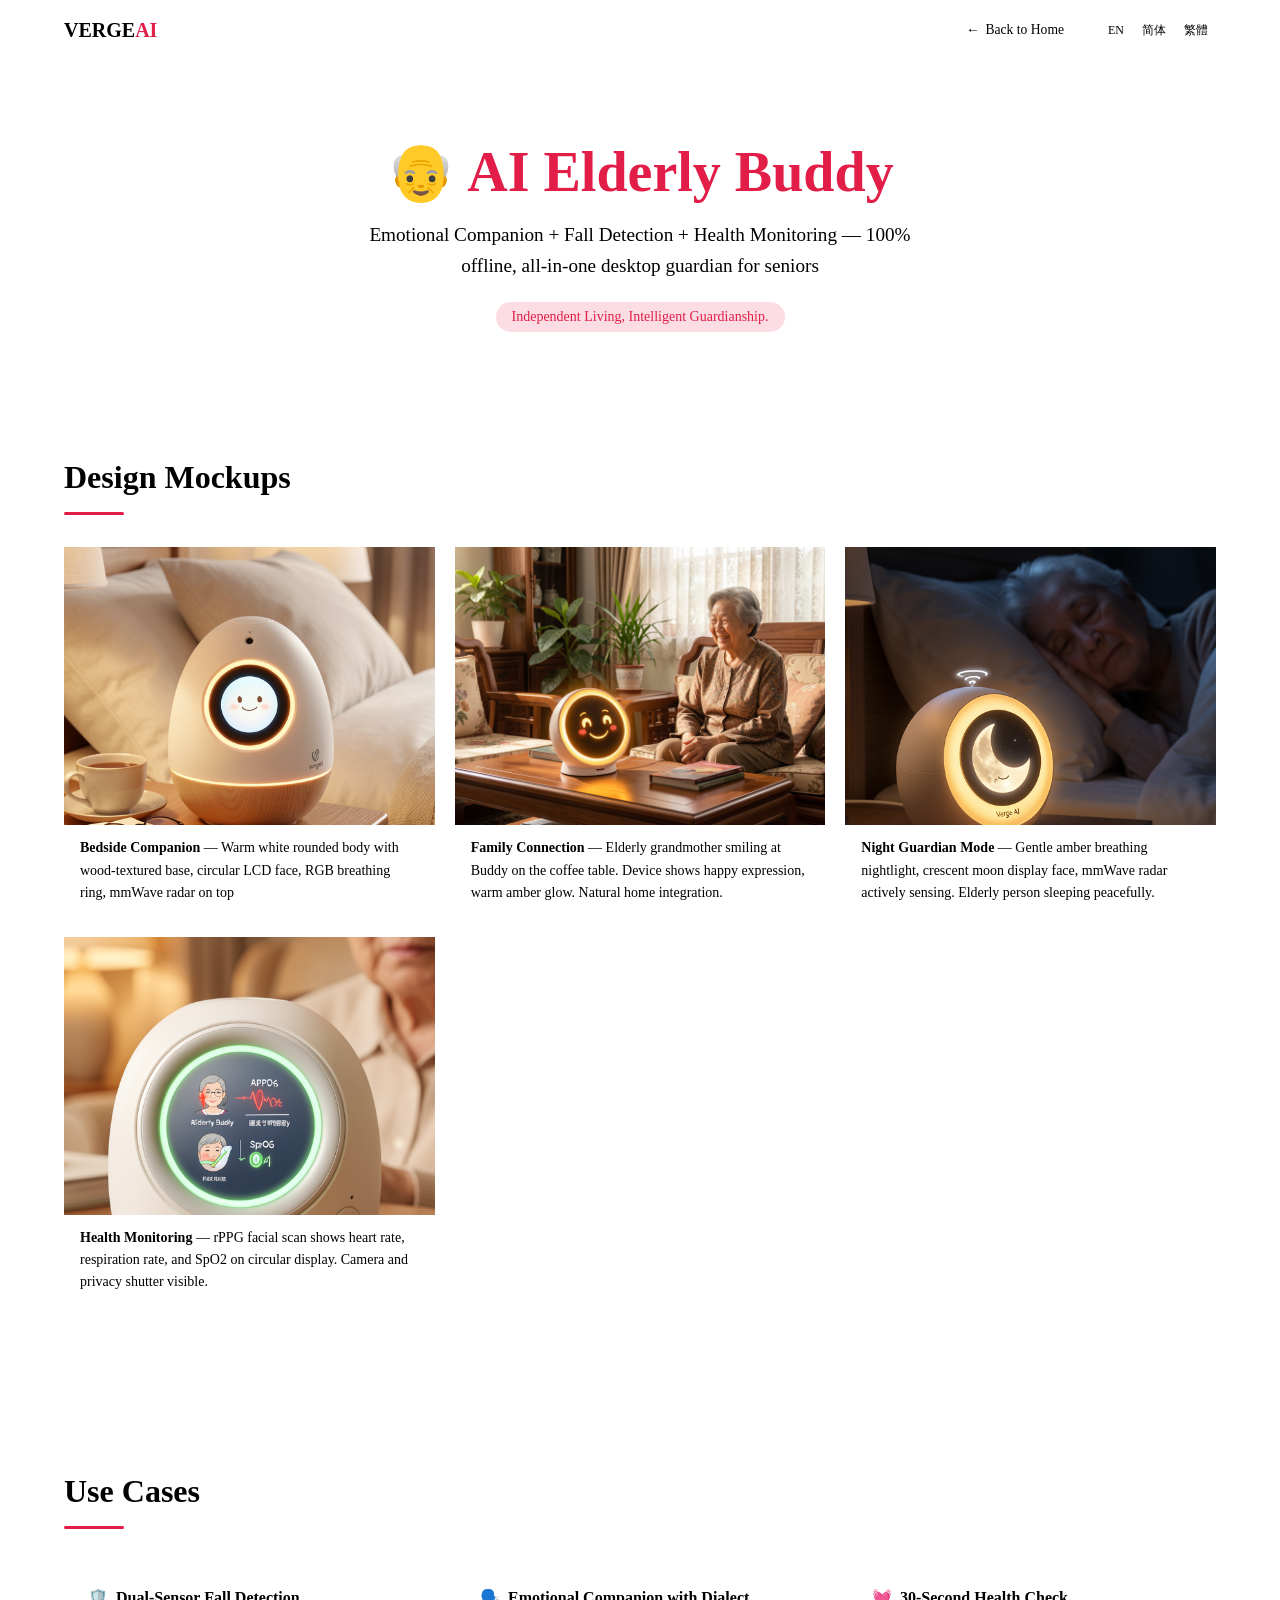
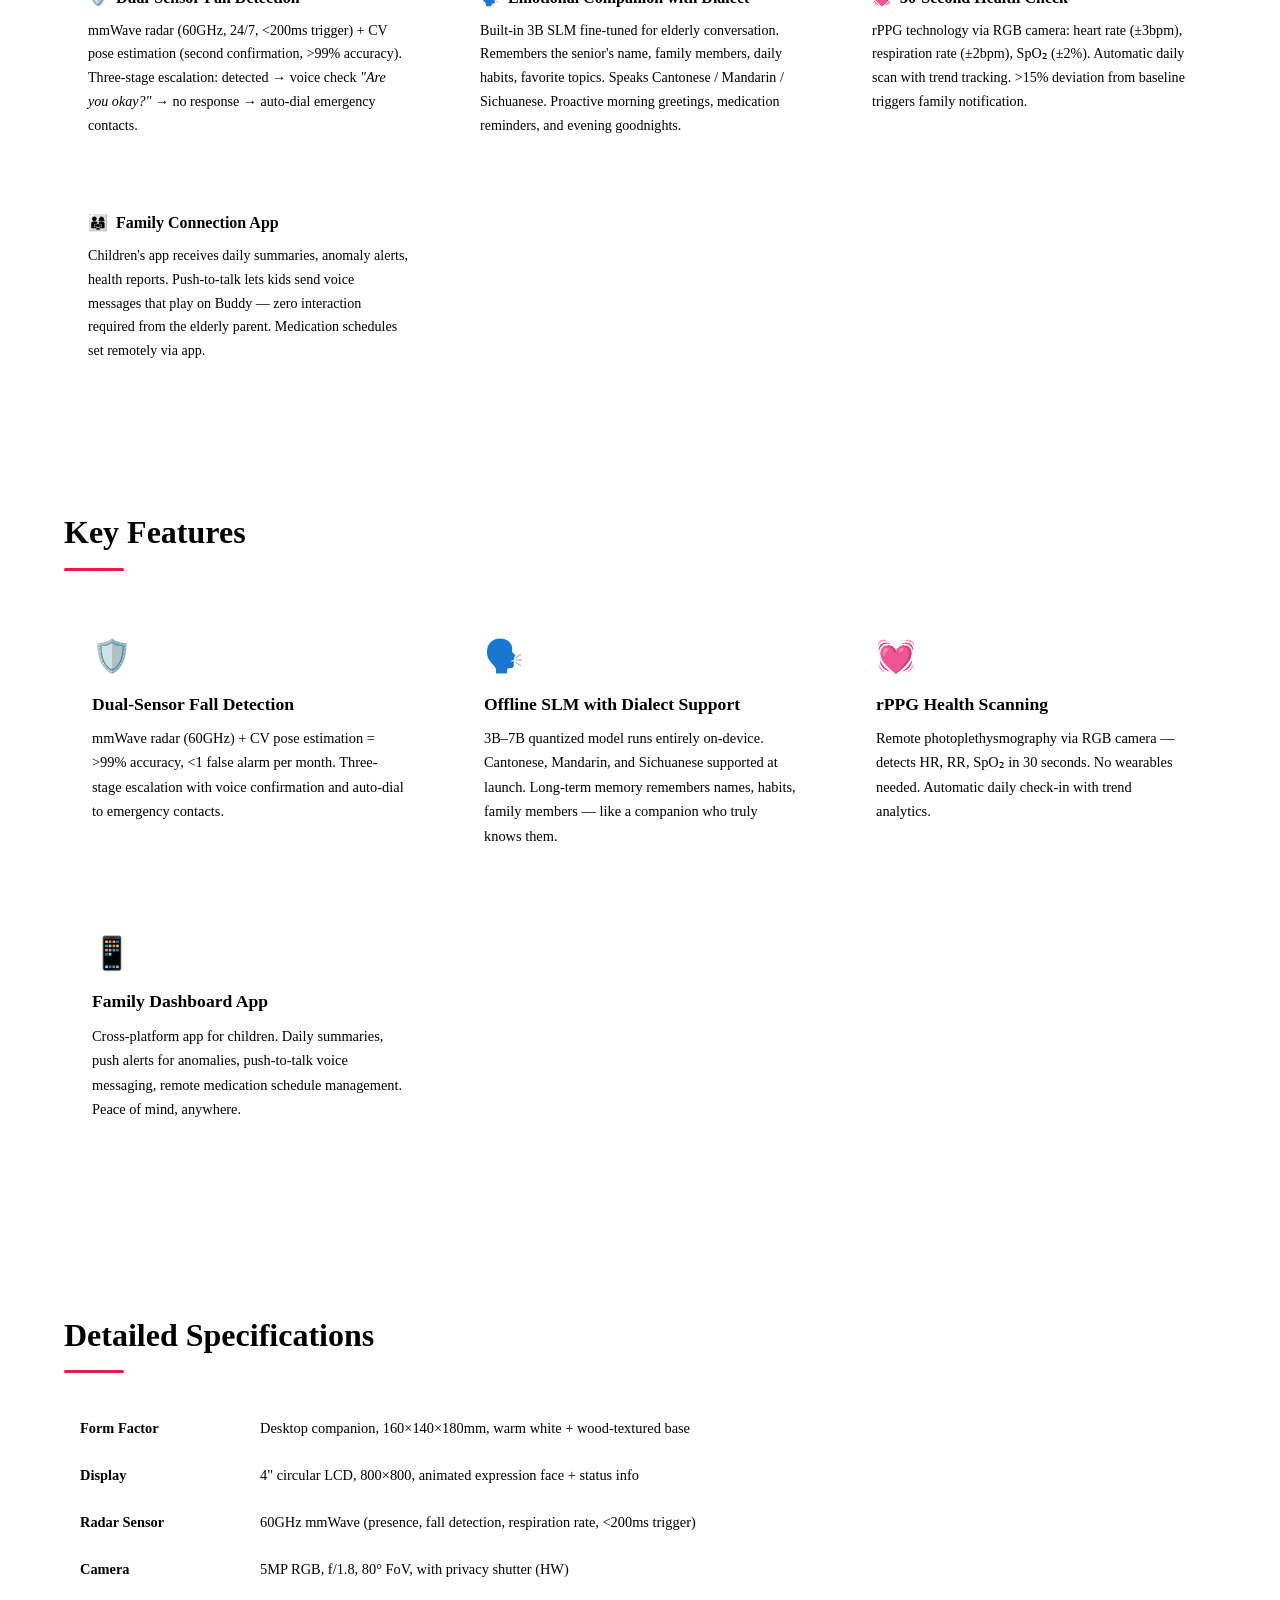
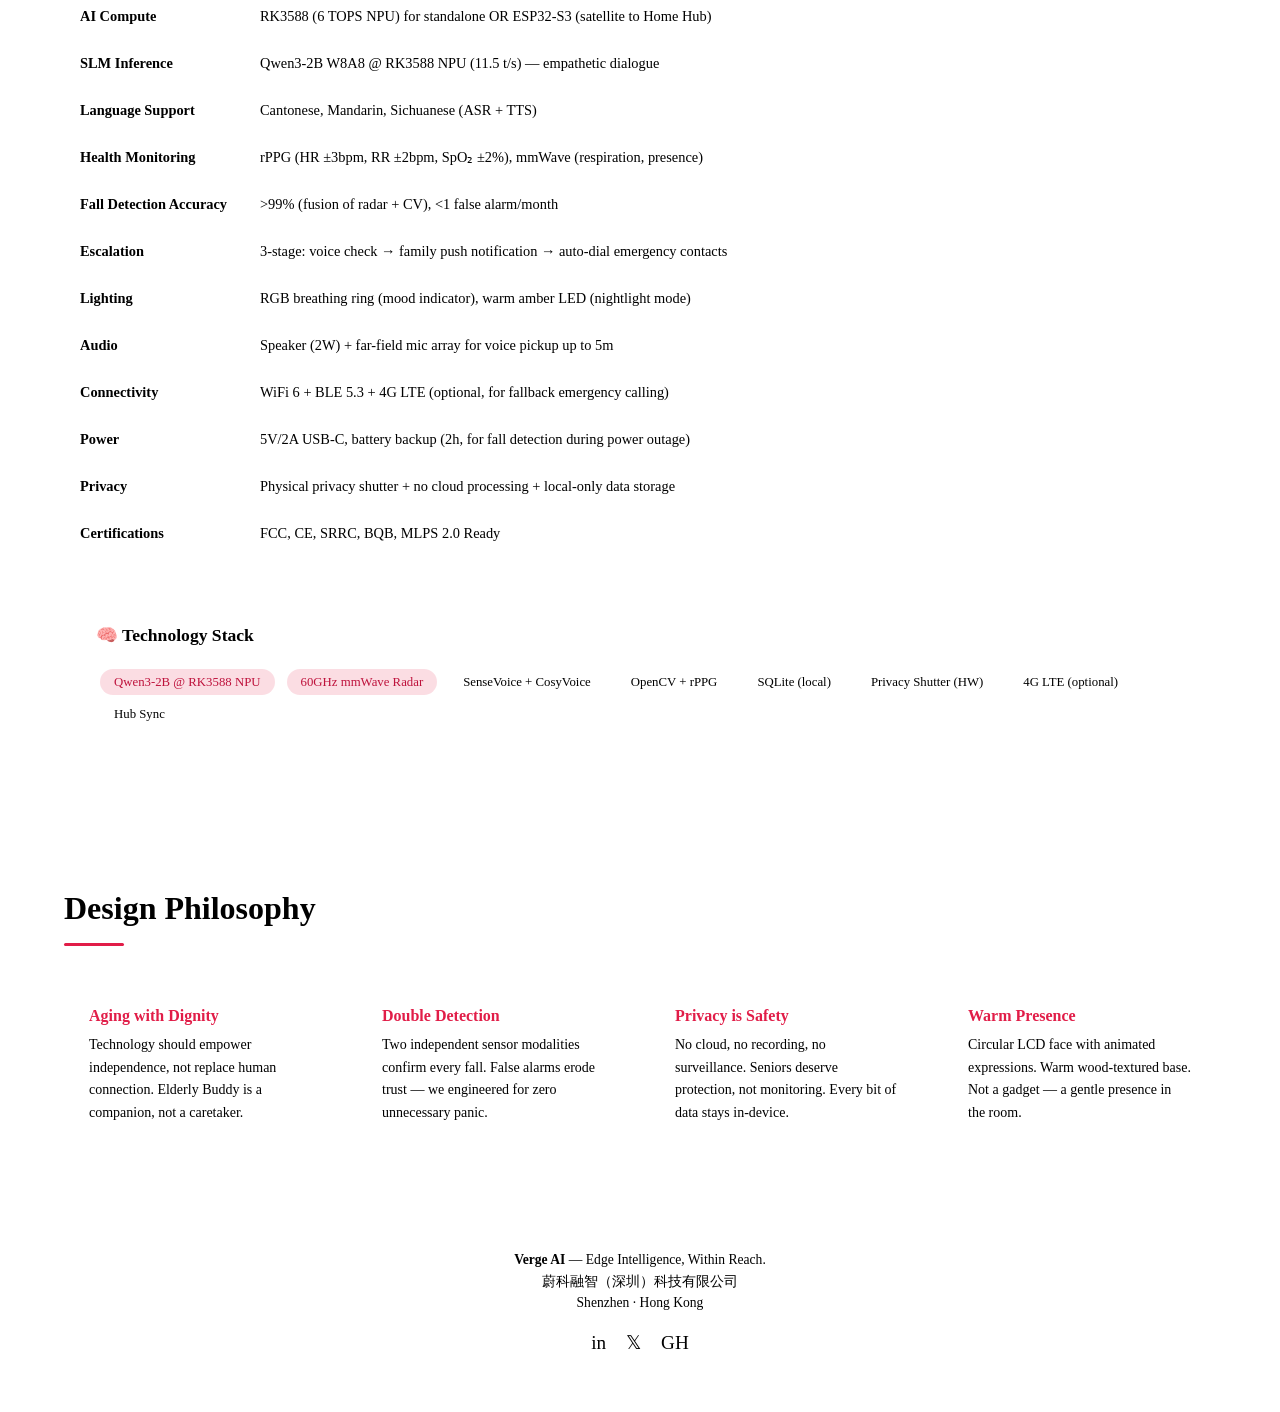
<file: catalogue-elderly-buddy.html>
<!DOCTYPE html>
<html>
<head>
<meta charset="UTF-8">
<meta name="viewport" content="width=device-width, initial-scale=1.0">
<meta name="robots" content="index, follow">
<meta http-equiv="Permissions-Policy" content="camera=(), microphone=(), geolocation=()">
<title>Verge AI Elderly Buddy — Product Catalogue</title>
<meta name="description" content="Verge AI Elderly Buddy — AI-powered companion for seniors with daily care monitoring, medication reminders, fall detection, and emotional support. 100% offline edge AI.">
<!-- Open Graph -->
<meta property="og:type" content="product">
<meta property="og:url" content="https://www.vergeai.net/catalogue-elderly-buddy.html">
<meta property="og:site_name" content="Verge AI">
<meta property="og:title" content="Verge AI Elderly Buddy — Edge AI Senior Companion">
<meta property="og:description" content="AI-powered companion for seniors with daily care monitoring, medication reminders, fall detection, and emotional support. 100% offline edge AI.">
<meta property="og:image" content="https://www.vergeai.net/logo.png">
<meta property="og:locale" content="en_US">
<!-- Twitter Card -->
<meta name="twitter:card" content="summary_large_image">
<meta name="twitter:title" content="Verge AI Elderly Buddy — Edge AI Senior Companion">
<meta name="twitter:description" content="AI-powered companion for seniors with daily care monitoring, medication reminders, fall detection, and emotional support.">
<meta name="twitter:image" content="https://www.vergeai.net/logo.png">
<!-- Canonical & hreflang -->
<link rel="canonical" href="https://www.vergeai.net/catalogue-elderly-buddy.html">
<link rel="alternate" hreflang="en" href="https://www.vergeai.net/catalogue-elderly-buddy.html">
<link rel="alternate" hreflang="zh-Hans" href="https://www.vergeai.net/catalogue-elderly-buddy.html">
<link rel="alternate" hreflang="zh-Hant" href="https://www.vergeai.net/catalogue-elderly-buddy.html">
<link rel="alternate" hreflang="x-default" href="https://www.vergeai.net/catalogue-elderly-buddy.html">
<link rel="icon" type="image/svg+xml" href="/favicon.svg">
<!-- JSON-LD Structured Data -->
<script type="application/ld+json">
{
  "@context": "https://schema.org",
  "@type": "Product",
  "name": "Verge AI Elderly Buddy",
  "description": "AI-powered companion for seniors with daily care monitoring, medication reminders, fall detection, and emotional support. 100% offline edge AI.",
  "brand": { "@type": "Brand", "name": "Verge AI" },
  "url": "https://www.vergeai.net/catalogue-elderly-buddy.html"
}
</script>
<link rel="preconnect" href="https://fonts.googleapis.com">
<link href="https://fonts.googleapis.com/css2?family=Space+Grotesk:wght@300;400;500;600;700&family=Inter:wght@300;400;500;600;700&display=swap" rel="stylesheet">
<!-- Common catalogue styles -->
<link rel="stylesheet" href="css/catalogue-common.css">
<!-- Product-specific styles -->
<style>
:root{
  --accent:#e11d48;--accent-dark:#be123c;--accent-light:rgba(225,29,72,0.2);
  --accent-bg:rgba(225,29,72,0.15);
  --hero-bg:linear-gradient(135deg,#1a0f0a,var(--slate-900));
}
.hero h1 span{color:var(--accent)}
.hero .tagline{background:var(--accent-bg);color:var(--accent)}
.back-btn:hover{border-color:var(--accent);color:var(--accent-dark)}
section h2::after,.philosophy h2::after{background:var(--accent)}
.phil-card h4{color:var(--accent)}
.use-case-item h3 .phase{color:var(--accent)}
.mockup-card:hover{border-color:var(--accent)}
.tech-stack .tag.highlight{border-color:var(--accent);color:var(--accent-dark);background:var(--accent-bg)}
.product-card,.pillar,a,.back-btn,.lang-btn,.mockup-card,.use-case-item,.feature-card,.tech-item,.contact-card{touch-action:manipulation}
</style>
</head>
<body>

<!-- Skip to main content -->
<a href="#main-content" class="skip-link">Skip to content</a>

<nav>
  <div class="container">
    <div class="logo">VERGE<span>AI</span></div>
    <div style="display:flex;align-items:center;gap:10px">
      <a href="index.html" class="back-btn">← <span data-lang="en">Back to Home</span><span data-lang="zh-hans">返回首页</span><span data-lang="zh-hant">返回首頁</span></a>
      <div class="nav-lang">
        <button class="lang-btn" data-lang="en" onclick="switchLang('en')">EN</button>
        <button class="lang-btn" data-lang="zh-hans" onclick="switchLang('zh-hans')">简体</button>
        <button class="lang-btn" data-lang="zh-hant" onclick="switchLang('zh-hant')">繁體</button>
      </div>
    </div>
  </div>
</nav>

<section class="hero" id="main-content">
  <div class="container">
    <h1>👴 <span data-lang="en">AI <span>Elderly Buddy</span></span><span data-lang="zh-hans"><span>AI 银发守护</span></span><span data-lang="zh-hant"><span>AI 銀髮守護</span></span></h1>
    <div class="subtitle"><span data-lang="en">Emotional Companion + Fall Detection + Health Monitoring — 100% offline, all-in-one desktop guardian for seniors</span><span data-lang="zh-hans">情感陪伴 + 跌倒检测 + 健康监测 — 100%离线，专为长者打造的全能桌面守护者</span><span data-lang="zh-hant">情感陪伴 + 跌倒偵測 + 健康監測 — 100%離線，專為長者打造的全能桌面守護者</span></div>
    <div class="tagline"><span data-lang="en">Independent Living, Intelligent Guardianship.</span><span data-lang="zh-hans">独立生活，智能守护。</span><span data-lang="zh-hant">獨立生活，智能守護。</span></div>
  </div>
</section>

<section>
  <div class="container">
    <h2><span data-lang="en">Design Mockups</span><span data-lang="zh-hans">设计概念图</span><span data-lang="zh-hant">設計概念圖</span></h2>
    <div class="mockup-grid">
      <div class="mockup-card">
        <img src="mockups/elderly-buddy/elderly-1-hero-bedside.jpg" alt="Bedside Hero" loading="lazy" onerror="this.outerHTML='<div style=background:var(--slate-100);height:200px;display:flex;align-items:center;justify-content:center;color:var(--slate-400);font-size:0.9rem>Mockup: Bedside Hero</div>'">
        <div class="caption"><span data-lang="en"><strong>Bedside Companion</strong> — Warm white rounded body with wood-textured base, circular LCD face, RGB breathing ring, mmWave radar on top</span><span data-lang="zh-hans"><strong>床头伴侣</strong> — 暖白圆润机身配木质纹理底座，圆形LCD表情屏，RGB呼吸灯环，顶部毫米波雷达</span><span data-lang="zh-hant"><strong>床頭伴侶</strong> — 暖白圓潤機身配木質紋理底座，圓形LCD表情屏，RGB呼吸燈環，頂部毫米波雷達</span></div>
      </div>
      <div class="mockup-card">
        <img src="mockups/elderly-buddy/elderly-2-grandma-companion.jpg" alt="Grandma Companion" loading="lazy" onerror="this.outerHTML='<div style=background:var(--slate-100);height:200px;display:flex;align-items:center;justify-content:center;color:var(--slate-400);font-size:0.9rem>Mockup: Grandma Companion</div>'">
        <div class="caption"><span data-lang="en"><strong>Family Connection</strong> — Elderly grandmother smiling at Buddy on the coffee table. Device shows happy expression, warm amber glow. Natural home integration.</span><span data-lang="zh-hans"><strong>家庭连接</strong> — 长者在咖啡桌旁对着Buddy微笑。设备显示开心表情和暖琥珀光芒。自然融入家居环境。</span><span data-lang="zh-hant"><strong>家庭連繫</strong> — 長者在茶几旁對著Buddy微笑。設備顯示開心表情和暖琥珀光芒。自然融入家居環境。</span></div>
      </div>
      <div class="mockup-card">
        <img src="mockups/elderly-buddy/elderly-3-night-guardian.jpg" alt="Night Guardian" loading="lazy" onerror="this.outerHTML='<div style=background:var(--slate-100);height:200px;display:flex;align-items:center;justify-content:center;color:var(--slate-400);font-size:0.9rem>Mockup: Night Guardian</div>'">
        <div class="caption"><span data-lang="en"><strong>Night Guardian Mode</strong> — Gentle amber breathing nightlight, crescent moon display face, mmWave radar actively sensing. Elderly person sleeping peacefully.</span><span data-lang="zh-hans"><strong>夜间守护模式</strong> — 柔和的琥珀色呼吸夜灯，新月表情屏，毫米波雷达主动感应。长者安然入睡。</span><span data-lang="zh-hant"><strong>夜間守護模式</strong> — 柔和的琥珀色呼吸夜燈，新月表情屏，毫米波雷達主動感應。長者安然入睡。</span></div>
      </div>
      <div class="mockup-card">
        <img src="mockups/elderly-buddy/elderly-4-health-monitor.jpg" alt="Health Monitor" loading="lazy" onerror="this.outerHTML='<div style=background:var(--slate-100);height:200px;display:flex;align-items:center;justify-content:center;color:var(--slate-400);font-size:0.9rem>Mockup: Health Monitor</div>'">
        <div class="caption"><span data-lang="en"><strong>Health Monitoring</strong> — rPPG facial scan shows heart rate, respiration rate, and SpO2 on circular display. Camera and privacy shutter visible.</span><span data-lang="zh-hans"><strong>健康监测</strong> — rPPG面部扫描在圆形屏幕上显示心率、呼吸率和血氧。摄像头和隐私遮挡片清晰可见。</span><span data-lang="zh-hant"><strong>健康監測</strong> — rPPG面部掃描在圓形屏幕上顯示心率、呼吸率和血氧。攝像頭和私隱遮蓋片清晰可見。</span></div>
      </div>
    </div>
  </div>
</section>

<section style="background:var(--slate-50)">
  <div class="container">
    <h2><span data-lang="en">Use Cases</span><span data-lang="zh-hans">使用场景</span><span data-lang="zh-hant">使用場景</span></h2>
    <div class="use-case">
      <div class="use-case-item">
        <h3><span data-lang="en"><span class="phase">🛡️</span>Dual-Sensor Fall Detection</span><span data-lang="zh-hans"><span class="phase">🛡️</span>双传感器跌倒检测</span><span data-lang="zh-hant"><span class="phase">🛡️</span>雙傳感器跌倒偵測</span></h3>
        <p><span data-lang="en">mmWave radar (60GHz, 24/7, &lt;200ms trigger) + CV pose estimation (second confirmation, &gt;99% accuracy). Three-stage escalation: detected → voice check <em>"Are you okay?"</em> → no response → auto-dial emergency contacts.</span><span data-lang="zh-hans">毫米波雷达（60GHz，全天候，&lt;200ms触发）+ CV姿态估计（二次确认，&gt;99%准确率）。三级升级流程：检测到 → 语音询问<em>"您没事吧？"</em> → 无响应 → 自动拨打紧急联系人。</span><span data-lang="zh-hant">毫米波雷達（60GHz，全天候，&lt;200ms觸發）+ CV姿態估計（二次確認，&gt;99%準確率）。三級升級流程：偵測到 → 語音詢問<em>"您冇事嗎？"</em> → 無響應 → 自動撥打緊急聯絡人。</span></p>
      </div>
      <div class="use-case-item">
        <h3><span data-lang="en"><span class="phase">🗣️</span>Emotional Companion with Dialect</span><span data-lang="zh-hans"><span class="phase">🗣️</span>方言情感陪伴</span><span data-lang="zh-hant"><span class="phase">🗣️</span>方言情感陪伴</span></h3>
        <p><span data-lang="en">Built-in 3B SLM fine-tuned for elderly conversation. Remembers the senior's name, family members, daily habits, favorite topics. Speaks Cantonese / Mandarin / Sichuanese. Proactive morning greetings, medication reminders, and evening goodnights.</span><span data-lang="zh-hans">内置3B SLM模型，针对长者对话微调。记住长者的姓名、家庭成员、日常习惯和喜欢的话题。支持粤语 / 普通话 / 四川话。主动早晨问候、用药提醒和晚间道晚安。</span><span data-lang="zh-hant">內置3B SLM模型，針對長者對話微調。記住長者的姓名、家庭成員、日常習慣和喜好的話題。支援粵語 / 普通話 / 四川話。主動早晨問候、服藥提醒和晚間道晚安。</span></p>
      </div>
      <div class="use-case-item">
        <h3><span data-lang="en"><span class="phase">💓</span>30-Second Health Check</span><span data-lang="zh-hans"><span class="phase">💓</span>30秒健康检测</span><span data-lang="zh-hant"><span class="phase">💓</span>30秒健康檢測</span></h3>
        <p><span data-lang="en">rPPG technology via RGB camera: heart rate (±3bpm), respiration rate (±2bpm), SpO₂ (±2%). Automatic daily scan with trend tracking. &gt;15% deviation from baseline triggers family notification.</span><span data-lang="zh-hans">通过RGB摄像头的rPPG技术：心率（±3bpm）、呼吸率（±2bpm）、血氧饱和度（±2%）。每日自动扫描并跟踪趋势。偏离基线&gt;15%时触发家庭通知。</span><span data-lang="zh-hant">通過RGB攝像頭的rPPG技術：心率（±3bpm）、呼吸率（±2bpm）、血氧飽和度（±2%）。每日自動掃描並追蹤趨勢。偏離基線&gt;15%時觸發家庭通知。</span></p>
      </div>
      <div class="use-case-item">
        <h3><span data-lang="en"><span class="phase">👨‍👩‍👧</span>Family Connection App</span><span data-lang="zh-hans"><span class="phase">👨‍👩‍👧</span>家庭连接App</span><span data-lang="zh-hant"><span class="phase">👨‍👩‍👧</span>家庭連繫App</span></h3>
        <p><span data-lang="en">Children's app receives daily summaries, anomaly alerts, health reports. Push-to-talk lets kids send voice messages that play on Buddy — zero interaction required from the elderly parent. Medication schedules set remotely via app.</span><span data-lang="zh-hans">子女的App接收每日摘要、异常警报和健康报告。一键对讲让子女发送语音消息在Buddy上播放 — 长者无需任何操作。用药计划可通过App远程设置。</span><span data-lang="zh-hant">子女的App接收每日摘要、異常警報和健康報告。一鍵對講讓子女發送語音訊息在Buddy上播放 — 長者無需任何操作。服藥計劃可通過App遠程設置。</span></p>
      </div>
    </div>
  </div>
</section>

<section>
  <div class="container">
    <h2><span data-lang="en">Key Features</span><span data-lang="zh-hans">核心功能</span><span data-lang="zh-hant">核心功能</span></h2>
    <div class="feature-grid">
      <div class="feature-card">
        <div class="icon">🛡️</div>
        <h3><span data-lang="en">Dual-Sensor Fall Detection</span><span data-lang="zh-hans">双传感器跌倒检测</span><span data-lang="zh-hant">雙傳感器跌倒偵測</span></h3>
        <p><span data-lang="en">mmWave radar (60GHz) + CV pose estimation = &gt;99% accuracy, &lt;1 false alarm per month. Three-stage escalation with voice confirmation and auto-dial to emergency contacts.</span><span data-lang="zh-hans">毫米波雷达（60GHz）+ CV姿态估计 = &gt;99%准确率，每月&lt;1次误报。三级升级流程，含语音确认和自动拨打紧急联系人。</span><span data-lang="zh-hant">毫米波雷達（60GHz）+ CV姿態估計 = &gt;99%準確率，每月&lt;1次誤報。三級升級流程，含語音確認和自動撥打緊急聯絡人。</span></p>
      </div>
      <div class="feature-card">
        <div class="icon">🗣️</div>
        <h3><span data-lang="en">Offline SLM with Dialect Support</span><span data-lang="zh-hans">离线SLM方言支持</span><span data-lang="zh-hant">離線SLM方言支援</span></h3>
        <p><span data-lang="en">3B–7B quantized model runs entirely on-device. Cantonese, Mandarin, and Sichuanese supported at launch. Long-term memory remembers names, habits, family members — like a companion who truly knows them.</span><span data-lang="zh-hans">3B–7B量化模型完全在设备端运行。首发支持粤语、普通话和四川话。长期记忆记住姓名、习惯、家庭成员 — 如同真正了解他们的伴侣。</span><span data-lang="zh-hant">3B–7B量化模型完全在設備端運行。首發支援粵語、普通話和四川話。長期記憶記住姓名、習慣、家庭成員 — 如同真正了解他們的伴侶。</span></p>
      </div>
      <div class="feature-card">
        <div class="icon">💓</div>
        <h3><span data-lang="en">rPPG Health Scanning</span><span data-lang="zh-hans">rPPG健康扫描</span><span data-lang="zh-hant">rPPG健康掃描</span></h3>
        <p><span data-lang="en">Remote photoplethysmography via RGB camera — detects HR, RR, SpO₂ in 30 seconds. No wearables needed. Automatic daily check-in with trend analytics.</span><span data-lang="zh-hans">通过RGB摄像头的远程光电容积描记 — 30秒检测心率、呼吸率、血氧。无需穿戴设备。自动每日签到与趋势分析。</span><span data-lang="zh-hant">通過RGB攝像頭的遠程光電容積描記 — 30秒檢測心率、呼吸率、血氧。無需穿戴設備。自動每日簽到與趨勢分析。</span></p>
      </div>
      <div class="feature-card">
        <div class="icon">📱</div>
        <h3><span data-lang="en">Family Dashboard App</span><span data-lang="zh-hans">家庭看板App</span><span data-lang="zh-hant">家庭看板App</span></h3>
        <p><span data-lang="en">Cross-platform app for children. Daily summaries, push alerts for anomalies, push-to-talk voice messaging, remote medication schedule management. Peace of mind, anywhere.</span><span data-lang="zh-hans">面向子女的跨平台App。每日摘要、异常推送警报、一键对讲语音消息、远程用药计划管理。无论身在何处，安心常在。</span><span data-lang="zh-hant">面向子女的跨平台App。每日摘要、異常推送警報、一鍵對講語音消息、遠程服藥計劃管理。無論身在何處，安心常在。</span></p>
      </div>
    </div>
  </div>
</section>

<section style="background:var(--slate-50)">
  <div class="container">
    <h2><span data-lang="en">Detailed Specifications</span><span data-lang="zh-hans">详细规格</span><span data-lang="zh-hant">詳細規格</span></h2>
    <table class="specs">
      <tr><td><span data-lang="en">Form Factor</span><span data-lang="zh-hans">外形</span><span data-lang="zh-hant">外形</span></td><td>Desktop companion, 160×140×180mm, warm white + wood-textured base</td></tr>
      <tr><td><span data-lang="en">Display</span><span data-lang="zh-hans">显示屏</span><span data-lang="zh-hant">顯示屏</span></td><td>4" circular LCD, 800×800, animated expression face + status info</td></tr>
      <tr><td><span data-lang="en">Radar Sensor</span><span data-lang="zh-hans">雷达传感器</span><span data-lang="zh-hant">雷達傳感器</span></td><td>60GHz mmWave (presence, fall detection, respiration rate, &lt;200ms trigger)</td></tr>
      <tr><td><span data-lang="en">Camera</span><span data-lang="zh-hans">摄像头</span><span data-lang="zh-hant">攝像頭</span></td><td>5MP RGB, f/1.8, 80° FoV, with privacy shutter (HW)</td></tr>
      <tr><td><span data-lang="en">AI Compute</span><span data-lang="zh-hans">AI算力</span><span data-lang="zh-hant">AI算力</span></td><td>RK3588 (6 TOPS NPU) for standalone OR ESP32-S3 (satellite to Home Hub)</td></tr>
      <tr><td><span data-lang="en">SLM Inference</span><span data-lang="zh-hans">小模型推理</span><span data-lang="zh-hant">小模型推理</span></td><td>Qwen3-2B W8A8 @ RK3588 NPU (11.5 t/s) — empathetic dialogue</td></tr>
      <tr><td><span data-lang="en">Language Support</span><span data-lang="zh-hans">语言支持</span><span data-lang="zh-hant">語言支持</span></td><td>Cantonese, Mandarin, Sichuanese (ASR + TTS)</td></tr>
      <tr><td><span data-lang="en">Health Monitoring</span><span data-lang="zh-hans">健康监测</span><span data-lang="zh-hant">健康監測</span></td><td>rPPG (HR ±3bpm, RR ±2bpm, SpO₂ ±2%), mmWave (respiration, presence)</td></tr>
      <tr><td><span data-lang="en">Fall Detection Accuracy</span><span data-lang="zh-hans">跌倒检测准确率</span><span data-lang="zh-hant">跌倒偵測準確率</span></td><td>&gt;99% (fusion of radar + CV), &lt;1 false alarm/month</td></tr>
      <tr><td><span data-lang="en">Escalation</span><span data-lang="zh-hans">升级流程</span><span data-lang="zh-hant">升級流程</span></td><td>3-stage: voice check → family push notification → auto-dial emergency contacts</td></tr>
      <tr><td><span data-lang="en">Lighting</span><span data-lang="zh-hans">灯光</span><span data-lang="zh-hant">燈光</span></td><td>RGB breathing ring (mood indicator), warm amber LED (nightlight mode)</td></tr>
      <tr><td><span data-lang="en">Audio</span><span data-lang="zh-hans">音频</span><span data-lang="zh-hant">音頻</span></td><td>Speaker (2W) + far-field mic array for voice pickup up to 5m</td></tr>
      <tr><td><span data-lang="en">Connectivity</span><span data-lang="zh-hans">连接</span><span data-lang="zh-hant">連接</span></td><td>WiFi 6 + BLE 5.3 + 4G LTE (optional, for fallback emergency calling)</td></tr>
      <tr><td><span data-lang="en">Power</span><span data-lang="zh-hans">电源</span><span data-lang="zh-hant">電源</span></td><td>5V/2A USB-C, battery backup (2h, for fall detection during power outage)</td></tr>
      <tr><td><span data-lang="en">Privacy</span><span data-lang="zh-hans">隐私保护</span><span data-lang="zh-hant">私隱保護</span></td><td>Physical privacy shutter + no cloud processing + local-only data storage</td></tr>
      <tr><td><span data-lang="en">Certifications</span><span data-lang="zh-hans">认证</span><span data-lang="zh-hant">認證</span></td><td>FCC, CE, SRRC, BQB, MLPS 2.0 Ready</td></tr>
    </table>

    <div class="tech-stack">
      <h3>🧠 <span data-lang="en">Technology Stack</span><span data-lang="zh-hans">技术栈</span><span data-lang="zh-hant">技術棧</span></h3>
      <span class="tag highlight">Qwen3-2B @ RK3588 NPU</span>
      <span class="tag highlight">60GHz mmWave Radar</span>
      <span class="tag">SenseVoice + CosyVoice</span>
      <span class="tag">OpenCV + rPPG</span>
      <span class="tag">SQLite (local)</span>
      <span class="tag">Privacy Shutter (HW)</span>
      <span class="tag">4G LTE (optional)</span>
      <span class="tag">Hub Sync</span>
    </div>
  </div>
</section>

<section class="philosophy">
  <div class="container">
    <h2><span data-lang="en">Design Philosophy</span><span data-lang="zh-hans">设计理念</span><span data-lang="zh-hant">設計理念</span></h2>
    <div class="philosophy-grid">
      <div class="phil-card"><h4><span data-lang="en">Aging with Dignity</span><span data-lang="zh-hans">有尊严地老去</span><span data-lang="zh-hant">有尊嚴地老去</span></h4><p><span data-lang="en">Technology should empower independence, not replace human connection. Elderly Buddy is a companion, not a caretaker.</span><span data-lang="zh-hans">技术应赋能独立生活，而非替代人类关怀。Elderly Buddy是伴侣，而非看护者。</span><span data-lang="zh-hant">技術應賦能獨立生活，而非替代人類關懷。Elderly Buddy是伴侶，而非看護者。</span></p></div>
      <div class="phil-card"><h4><span data-lang="en">Double Detection</span><span data-lang="zh-hans">双重检测</span><span data-lang="zh-hant">雙重偵測</span></h4><p><span data-lang="en">Two independent sensor modalities confirm every fall. False alarms erode trust — we engineered for zero unnecessary panic.</span><span data-lang="zh-hans">两种独立传感器模式确认每一次跌倒。误报会侵蚀信任——我们设计为零不必要恐慌。</span><span data-lang="zh-hant">兩種獨立傳感器模式確認每一次跌倒。誤報會侵蝕信任——我們設計為零不必要恐慌。</span></p></div>
      <div class="phil-card"><h4><span data-lang="en">Privacy is Safety</span><span data-lang="zh-hans">隐私即安全</span><span data-lang="zh-hant">私隱即安全</span></h4><p><span data-lang="en">No cloud, no recording, no surveillance. Seniors deserve protection, not monitoring. Every bit of data stays in-device.</span><span data-lang="zh-hans">无云端、无录像、无监视。长者应得的是保护，而非监控。每字节数据留在设备内。</span><span data-lang="zh-hant">無雲端、無錄像、無監視。長者應得的是保護，而非監控。每字節數據留在設備內。</span></p></div>
      <div class="phil-card"><h4><span data-lang="en">Warm Presence</span><span data-lang="zh-hans">温暖陪伴</span><span data-lang="zh-hant">溫暖陪伴</span></h4><p><span data-lang="en">Circular LCD face with animated expressions. Warm wood-textured base. Not a gadget — a gentle presence in the room.</span><span data-lang="zh-hans">圆形LCD表情动画。温暖木质纹理底座。不是小工具——是房间里的温暖存在。</span><span data-lang="zh-hant">圓形LCD表情動畫。溫暖木質紋理底座。不是小工具——是房間裡的溫暖存在。</span></p></div>
    </div>
  </div>
</section>

<footer>
  <div class="container">
    <strong>Verge AI</strong> — <span data-lang="en">Edge Intelligence, Within Reach.</span><span data-lang="zh-hans">边缘智能，触手可及。</span><span data-lang="zh-hant">邊緣智能，觸手可及。</span><br>
    蔚科融智（深圳）科技有限公司<br>
    <span data-lang="en">Shenzhen · Hong Kong</span><span data-lang="zh-hans">深圳 · 香港</span><span data-lang="zh-hant">深圳 · 香港</span>
    <div class="footer-socials">
      <a href="#" aria-label="LinkedIn" title="LinkedIn (placeholder)">in</a>
      <a href="#" aria-label="Twitter / X" title="Twitter / X (placeholder)">𝕏</a>
      <a href="#" aria-label="GitHub" title="GitHub (placeholder)">GH</a>
    </div>
  </div>
</footer>

<script>
function switchLang(lang) {
  document.documentElement.lang = lang;
  localStorage.setItem('verge-lang', lang);
  document.querySelectorAll('.lang-btn').forEach(function(btn) {
    btn.classList.toggle('active', btn.getAttribute('data-lang') === lang);
  });
}
(function() {
  var saved = localStorage.getItem('verge-lang');
  if (saved) { switchLang(saved); return; }
  var navLang = (navigator.language || '').toLowerCase();
  if (navLang.startsWith('zh')) {
    if (navLang === 'zh-hant' || navLang === 'zh-tw' || navLang === 'zh-hk' || navLang === 'zh-mo') {
      switchLang('zh-hant');
    } else {
      switchLang('zh-hans');
    }
  } else {
    switchLang('en');
  }
})();
</script>

</body>
</html>
</file>
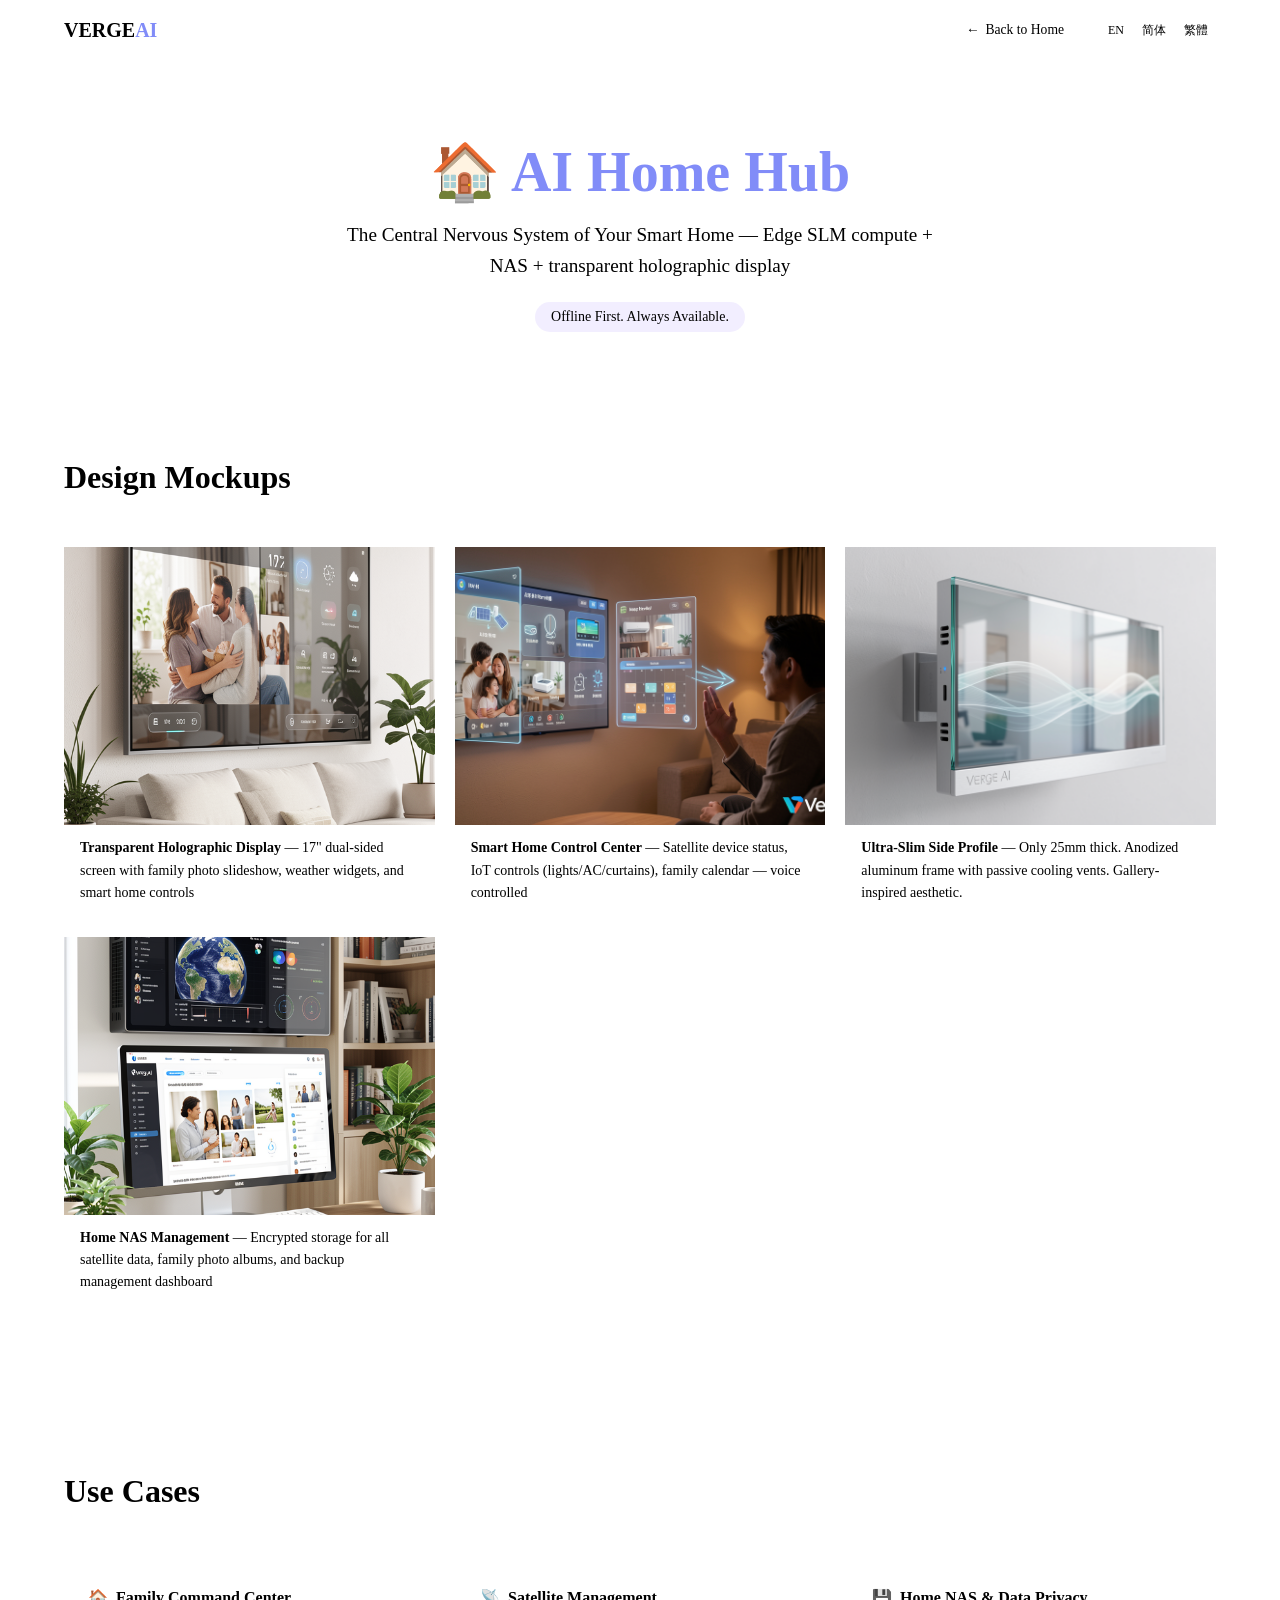
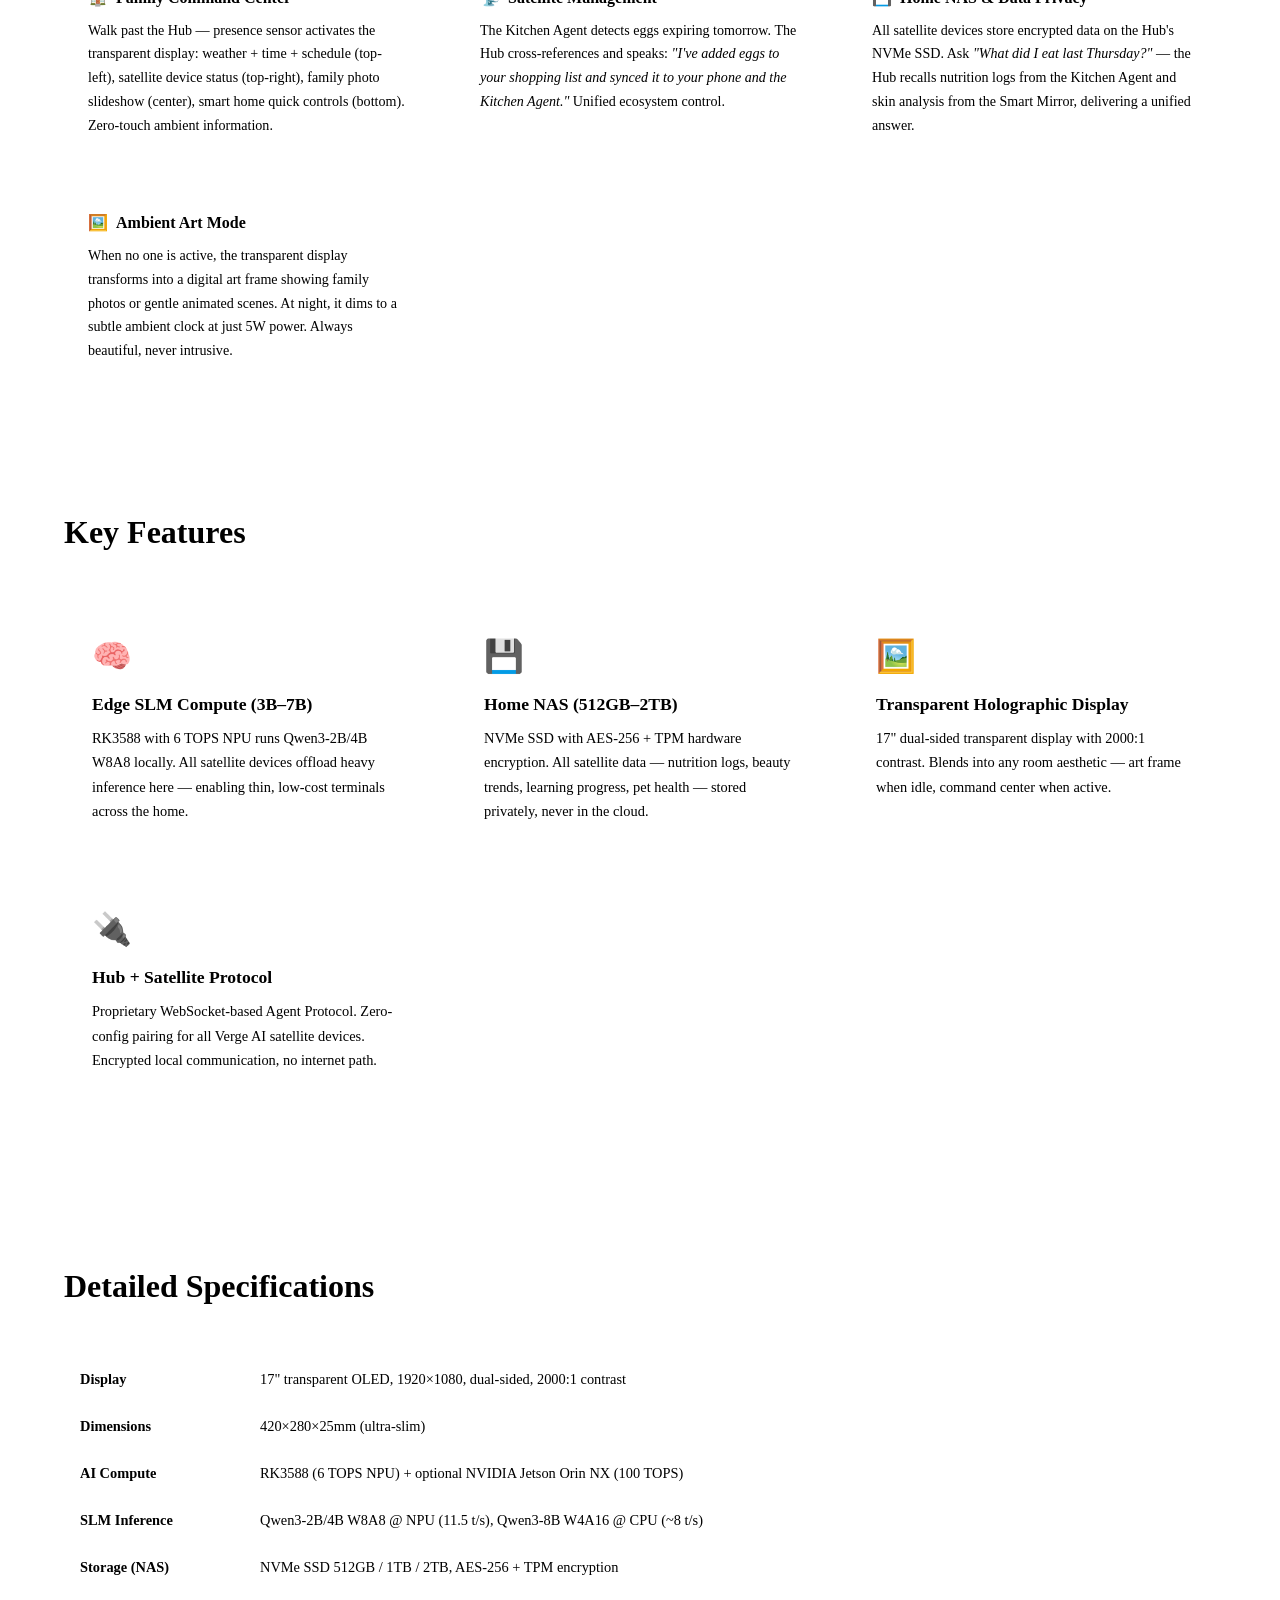
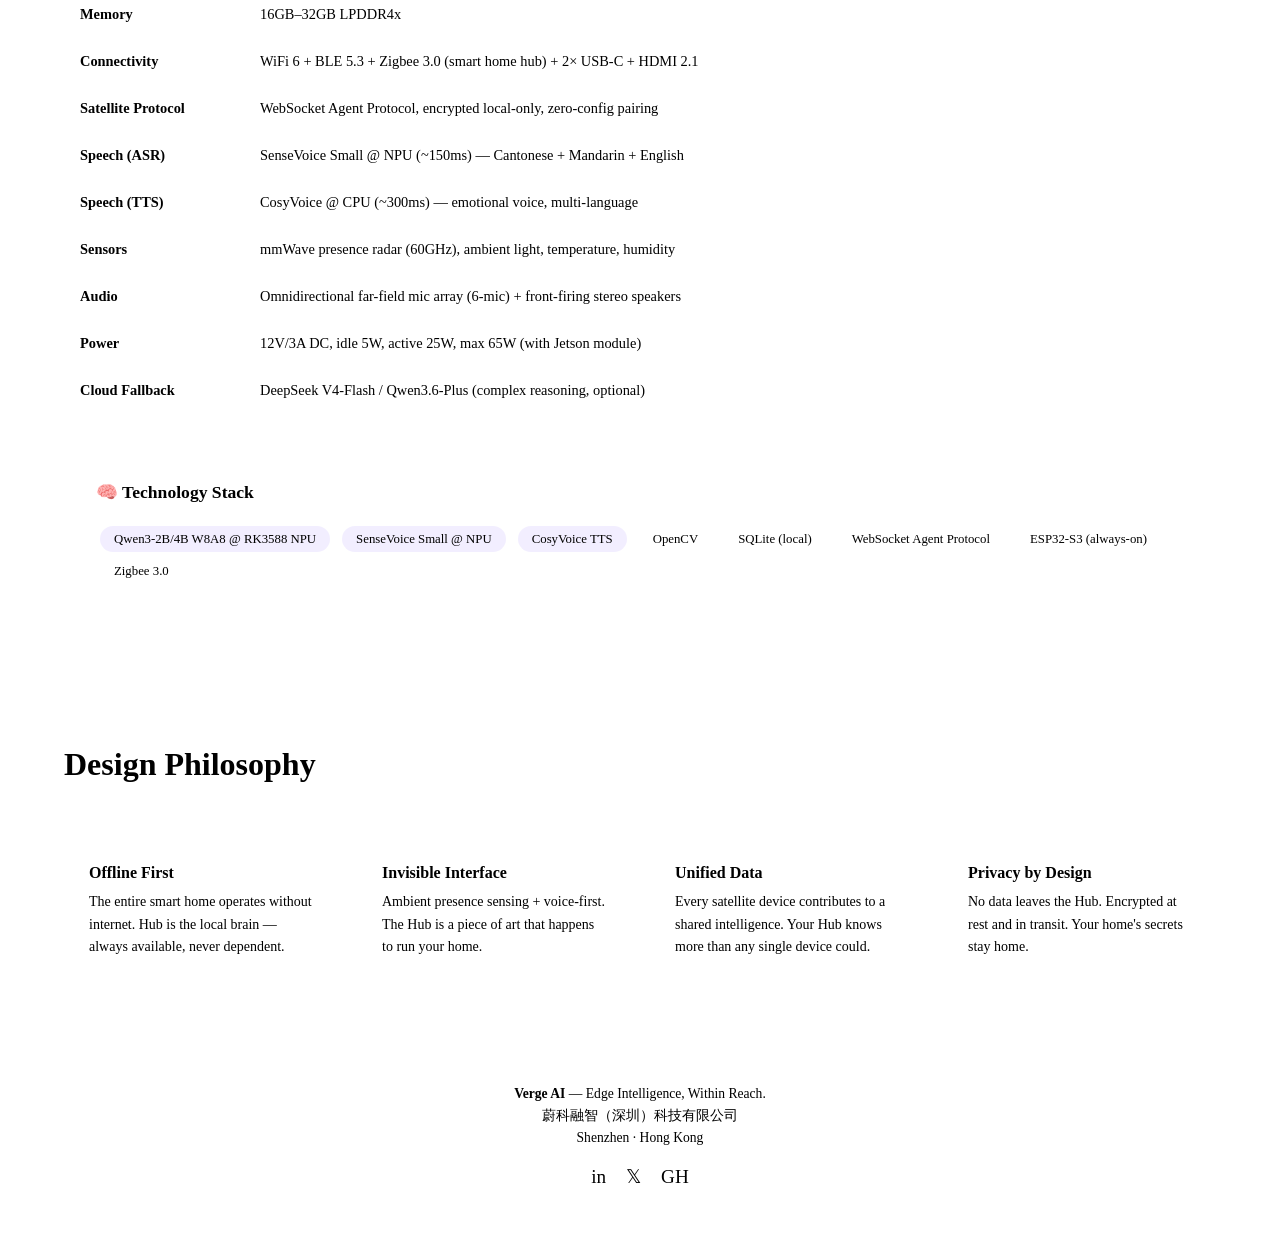
<file: catalogue-home-hub.html>
<!DOCTYPE html>
<html>
<head>
<meta charset="UTF-8">
<meta name="viewport" content="width=device-width, initial-scale=1.0">
<meta name="robots" content="index, follow">
<meta http-equiv="Permissions-Policy" content="camera=(), microphone=(), geolocation=()">
<title>Verge AI Home Hub — Product Catalogue</title>
<meta name="description" content="Verge AI Home Hub — The central AI brain for your smart home. Hub + Satellite architecture powering offline-first home intelligence with 100% privacy.">
<!-- Open Graph -->
<meta property="og:type" content="product">
<meta property="og:url" content="https://www.vergeai.net/catalogue-home-hub.html">
<meta property="og:site_name" content="Verge AI">
<meta property="og:title" content="Verge AI Home Hub — Edge AI Smart Home Hub">
<meta property="og:description" content="The central AI brain for your smart home. Hub + Satellite architecture for offline-first, privacy-preserving home intelligence.">
<meta property="og:image" content="https://www.vergeai.net/logo.png">
<meta property="og:locale" content="en_US">
<!-- Twitter Card -->
<meta name="twitter:card" content="summary_large_image">
<meta name="twitter:title" content="Verge AI Home Hub — Edge AI Smart Home Hub">
<meta name="twitter:description" content="The central AI brain for your smart home. Hub + Satellite architecture for offline-first home intelligence.">
<meta name="twitter:image" content="https://www.vergeai.net/logo.png">
<!-- Canonical & hreflang -->
<link rel="canonical" href="https://www.vergeai.net/catalogue-home-hub.html">
<link rel="alternate" hreflang="en" href="https://www.vergeai.net/catalogue-home-hub.html">
<link rel="alternate" hreflang="zh-Hans" href="https://www.vergeai.net/catalogue-home-hub.html">
<link rel="alternate" hreflang="zh-Hant" href="https://www.vergeai.net/catalogue-home-hub.html">
<link rel="alternate" hreflang="x-default" href="https://www.vergeai.net/catalogue-home-hub.html">
<link rel="icon" type="image/svg+xml" href="/favicon.svg">
<!-- JSON-LD Structured Data -->
<script type="application/ld+json">
{
  "@context": "https://schema.org",
  "@type": "Product",
  "name": "Verge AI Home Hub",
  "description": "The central AI brain for your smart home. Hub + Satellite architecture powering offline-first home intelligence with 100% privacy.",
  "brand": { "@type": "Brand", "name": "Verge AI" },
  "url": "https://www.vergeai.net/catalogue-home-hub.html"
}
</script>
<link rel="preconnect" href="https://fonts.googleapis.com">
<link href="https://fonts.googleapis.com/css2?family=Space+Grotesk:wght@300;400;500;600;700&family=Inter:wght@300;400;500;600;700&display=swap" rel="stylesheet">
<!-- Common catalogue styles -->
<link rel="stylesheet" href="css/catalogue-common.css">
<!-- Product-specific styles -->
<style>
:root{
  --accent:#818cf8;--accent-dark:#6366f1;--accent-light:rgba(129,140,248,0.2);
  --accent-bg:rgba(167,139,250,0.15);
  --hero-bg:linear-gradient(135deg,#1a0a2e,var(--slate-900));
}
.hero h1 span{color:var(--accent)}
.hero .tagline{background:var(--accent-bg);color:var(--purple)}
.back-btn:hover{border-color:var(--accent);color:var(--accent-dark)}
section h2::after,.philosophy h2::after{background:var(--purple)}
.phil-card h4{color:var(--purple)}
.use-case-item h3 .phase{color:var(--purple)}
.mockup-card:hover{border-color:var(--purple)}
.tech-stack .tag.highlight{border-color:var(--purple);color:var(--indigo-dark);background:var(--accent-bg)}
.product-card,.pillar,a,.back-btn,.lang-btn,.mockup-card,.use-case-item,.feature-card,.tech-item,.contact-card{touch-action:manipulation}
</style>
</head>
<body>

<!-- Skip to main content -->
<a href="#main-content" class="skip-link">Skip to content</a>

<nav>
  <div class="container">
    <div class="logo">VERGE<span>AI</span></div>
    <div style="display:flex;align-items:center;gap:10px">
      <a href="index.html" class="back-btn">← <span data-lang="en">Back to Home</span><span data-lang="zh-hans">返回首页</span><span data-lang="zh-hant">返回首頁</span></a>
      <div class="nav-lang">
        <button class="lang-btn" data-lang="en" onclick="switchLang('en')">EN</button>
        <button class="lang-btn" data-lang="zh-hans" onclick="switchLang('zh-hans')">简体</button>
        <button class="lang-btn" data-lang="zh-hant" onclick="switchLang('zh-hant')">繁體</button>
      </div>
    </div>
  </div>
</nav>

<section class="hero" id="main-content">
  <div class="container">
    <h1>🏠 <span data-lang="en">AI <span>Home Hub</span></span><span data-lang="zh-hans">AI <span>家庭中控台</span></span><span data-lang="zh-hant">AI <span>家庭中控台</span></span></h1>
    <div class="subtitle"><span data-lang="en">The Central Nervous System of Your Smart Home — Edge SLM compute + NAS + transparent holographic display</span><span data-lang="zh-hans">您智能家居的中枢神经系统 — 边缘SLM计算 + NAS + 透明全息显示屏</span><span data-lang="zh-hant">您智能家居的中樞神經系統 — 邊緣SLM計算 + NAS + 透明全息顯示屏</span></div>
    <div class="tagline"><span data-lang="en">Offline First. Always Available.</span><span data-lang="zh-hans">离线优先。始终可用。</span><span data-lang="zh-hant">離線優先。始終可用。</span></div>
  </div>
</section>

<section>
  <div class="container">
    <h2><span data-lang="en">Design Mockups</span><span data-lang="zh-hans">设计概念图</span><span data-lang="zh-hant">設計概念圖</span></h2>
    <div class="mockup-grid">
      <div class="mockup-card">
        <img src="mockups/home-hub/hub-1-transparent-display.jpg" alt="Transparent Display" loading="lazy" onerror="this.outerHTML='<div style=background:var(--slate-100);height:200px;display:flex;align-items:center;justify-content:center;color:var(--slate-400);font-size:0.9rem>Mockup: Transparent Display</div>'">
        <div class="caption"><span data-lang="en"><strong>Transparent Holographic Display</strong> — 17" dual-sided screen with family photo slideshow, weather widgets, and smart home controls</span><span data-lang="zh-hans"><strong>透明全息显示屏</strong> — 17英寸双面屏，支持家庭照片轮播、天气小部件和智能家居控制</span><span data-lang="zh-hant"><strong>透明全息顯示屏</strong> — 17英寸雙面屏，支援家庭照片輪播、天氣小部件和智能家居控制</span></div>
      </div>
      <div class="mockup-card">
        <img src="mockups/home-hub/hub-2-smart-home-control.jpg" alt="Smart Home Control" loading="lazy" onerror="this.outerHTML='<div style=background:var(--slate-100);height:200px;display:flex;align-items:center;justify-content:center;color:var(--slate-400);font-size:0.9rem>Mockup: Smart Home Control</div>'">
        <div class="caption"><span data-lang="en"><strong>Smart Home Control Center</strong> — Satellite device status, IoT controls (lights/AC/curtains), family calendar — voice controlled</span><span data-lang="zh-hans"><strong>智能家居控制中心</strong> — 卫星设备状态、物联网控制（灯光/空调/窗帘）、家庭日历 — 语音控制</span><span data-lang="zh-hant"><strong>智能家居控制中心</strong> — 衛星設備狀態、物聯網控制（燈光/空調/窗簾）、家庭日曆 — 語音控制</span></div>
      </div>
      <div class="mockup-card">
        <img src="mockups/home-hub/hub-3-side-profile.jpg" alt="Side Profile" loading="lazy" onerror="this.outerHTML='<div style=background:var(--slate-100);height:200px;display:flex;align-items:center;justify-content:center;color:var(--slate-400);font-size:0.9rem>Mockup: Side Profile</div>'">
        <div class="caption"><span data-lang="en"><strong>Ultra-Slim Side Profile</strong> — Only 25mm thick. Anodized aluminum frame with passive cooling vents. Gallery-inspired aesthetic.</span><span data-lang="zh-hans"><strong>超薄侧面机身</strong> — 仅25毫米厚。阳极氧化铝框架，被动散热口。画廊级美学设计。</span><span data-lang="zh-hant"><strong>超薄側面機身</strong> — 僅25毫米厚。陽極氧化鋁框架，被動散熱口。畫廊級美學設計。</span></div>
      </div>
      <div class="mockup-card">
        <img src="mockups/home-hub/hub-4-nas-admin.jpg" alt="NAS Management" loading="lazy" onerror="this.outerHTML='<div style=background:var(--slate-100);height:200px;display:flex;align-items:center;justify-content:center;color:var(--slate-400);font-size:0.9rem>Mockup: NAS Admin</div>'">
        <div class="caption"><span data-lang="en"><strong>Home NAS Management</strong> — Encrypted storage for all satellite data, family photo albums, and backup management dashboard</span><span data-lang="zh-hans"><strong>家庭NAS管理</strong> — 为所有卫星数据提供加密存储，家庭相册和备份管理面板</span><span data-lang="zh-hant"><strong>家庭NAS管理</strong> — 為所有衛星數據提供加密存儲，家庭相冊和備份管理面板</span></div>
      </div>
    </div>
  </div>
</section>

<section style="background:var(--slate-50)">
  <div class="container">
    <h2><span data-lang="en">Use Cases</span><span data-lang="zh-hans">使用场景</span><span data-lang="zh-hant">使用場景</span></h2>
    <div class="use-case">
      <div class="use-case-item">
        <h3><span data-lang="en"><span class="phase">🏠</span>Family Command Center</span><span data-lang="zh-hans"><span class="phase">🏠</span>家庭指挥中心</span><span data-lang="zh-hant"><span class="phase">🏠</span>家庭指揮中心</span></h3>
        <p><span data-lang="en">Walk past the Hub — presence sensor activates the transparent display: weather + time + schedule (top-left), satellite device status (top-right), family photo slideshow (center), smart home quick controls (bottom). Zero-touch ambient information.</span><span data-lang="zh-hans">走过中控台 — 存在感应器激活透明显示屏：天气+时间+日程（左上），卫星设备状态（右上），家庭照片轮播（中央），智能家居快速控制（底部）。零触控环境信息。</span><span data-lang="zh-hant">走過中控台 — 存在感應器激活透明顯示屏：天氣+時間+日程（左上），衛星設備狀態（右上），家庭照片輪播（中央），智能家居快速控制（底部）。零觸控環境資訊。</span></p>
      </div>
      <div class="use-case-item">
        <h3><span data-lang="en"><span class="phase">📡</span>Satellite Management</span><span data-lang="zh-hans"><span class="phase">📡</span>卫星设备管理</span><span data-lang="zh-hant"><span class="phase">📡</span>衛星設備管理</span></h3>
        <p><span data-lang="en">The Kitchen Agent detects eggs expiring tomorrow. The Hub cross-references and speaks: <em>"I've added eggs to your shopping list and synced it to your phone and the Kitchen Agent."</em> Unified ecosystem control.</span><span data-lang="zh-hans">厨房助手检测到鸡蛋明天过期。中控台交叉核对并语音提示：<em>"我已将鸡蛋加入您的购物清单，并同步到您的手机和厨房助手。"</em> 统一生态系统控制。</span><span data-lang="zh-hant">廚房助手檢測到雞蛋明天過期。中控台交叉核對並語音提示：<em>"我已將雞蛋加入您的購物清單，並同步到您的手機和廚房助手。"</em> 統一生態系統控制。</span></p>
      </div>
      <div class="use-case-item">
        <h3><span data-lang="en"><span class="phase">💾</span>Home NAS & Data Privacy</span><span data-lang="zh-hans"><span class="phase">💾</span>家庭NAS与数据隐私</span><span data-lang="zh-hant"><span class="phase">💾</span>家庭NAS與數據私隱</span></h3>
        <p><span data-lang="en">All satellite devices store encrypted data on the Hub's NVMe SSD. Ask <em>"What did I eat last Thursday?"</em> — the Hub recalls nutrition logs from the Kitchen Agent and skin analysis from the Smart Mirror, delivering a unified answer.</span><span data-lang="zh-hans">所有卫星设备将加密数据存储在中控台的NVMe SSD上。询问<em>"上周四我吃了什么？"</em> — 中控台从厨房助手调取营养记录，从智能镜子调取皮肤分析数据，给出统一答案。</span><span data-lang="zh-hant">所有衛星設備將加密數據存儲在中控台的NVMe SSD上。詢問<em>"上週四我吃了什麼？"</em> — 中控台從廚房助手調取營養記錄，從智能鏡子調取皮膚分析數據，給出統一答案。</span></p>
      </div>
      <div class="use-case-item">
        <h3><span data-lang="en"><span class="phase">🖼️</span>Ambient Art Mode</span><span data-lang="zh-hans"><span class="phase">🖼️</span>环境艺术模式</span><span data-lang="zh-hant"><span class="phase">🖼️</span>環境藝術模式</span></h3>
        <p><span data-lang="en">When no one is active, the transparent display transforms into a digital art frame showing family photos or gentle animated scenes. At night, it dims to a subtle ambient clock at just 5W power. Always beautiful, never intrusive.</span><span data-lang="zh-hans">无人活动时，透明显示屏变身为数字艺术画框，展示家庭照片或柔和动画场景。夜间，它暗淡为微妙的氛围时钟，仅耗电5W。永远美丽，绝不打扰。</span><span data-lang="zh-hant">無人活動時，透明顯示屏變身為數字藝術畫框，展示家庭照片或柔和動畫場景。夜間，它暗淡為微妙的氛圍時鐘，僅耗電5W。永遠美麗，絕不打擾。</span></p>
      </div>
    </div>
  </div>
</section>

<section>
  <div class="container">
    <h2><span data-lang="en">Key Features</span><span data-lang="zh-hans">核心功能</span><span data-lang="zh-hant">核心功能</span></h2>
    <div class="feature-grid">
      <div class="feature-card">
        <div class="icon">🧠</div>
        <h3><span data-lang="en">Edge SLM Compute (3B–7B)</span><span data-lang="zh-hans">边缘SLM计算 (3B–7B)</span><span data-lang="zh-hant">邊緣SLM計算 (3B–7B)</span></h3>
        <p><span data-lang="en">RK3588 with 6 TOPS NPU runs Qwen3-2B/4B W8A8 locally. All satellite devices offload heavy inference here — enabling thin, low-cost terminals across the home.</span><span data-lang="zh-hans">RK3588搭配6 TOPS NPU本地运行Qwen3-2B/4B W8A8。所有卫星设备将繁重推理卸载至此 — 实现家中轻量低成本终端。</span><span data-lang="zh-hant">RK3588搭配6 TOPS NPU本地運行Qwen3-2B/4B W8A8。所有衛星設備將繁重推理卸載至此 — 實現家中輕量低成本終端。</span></p>
      </div>
      <div class="feature-card">
        <div class="icon">💾</div>
        <h3><span data-lang="en">Home NAS (512GB–2TB)</span><span data-lang="zh-hans">家庭NAS (512GB–2TB)</span><span data-lang="zh-hant">家庭NAS (512GB–2TB)</span></h3>
        <p><span data-lang="en">NVMe SSD with AES-256 + TPM hardware encryption. All satellite data — nutrition logs, beauty trends, learning progress, pet health — stored privately, never in the cloud.</span><span data-lang="zh-hans">NVMe SSD搭配AES-256 + TPM硬件加密。所有卫星数据 — 营养记录、美容趋势、学习进度、宠物健康 — 私密存储，绝不上云。</span><span data-lang="zh-hant">NVMe SSD搭配AES-256 + TPM硬件加密。所有衛星數據 — 營養記錄、美容趨勢、學習進度、寵物健康 — 私密存儲，絕不上雲。</span></p>
      </div>
      <div class="feature-card">
        <div class="icon">🖼️</div>
        <h3><span data-lang="en">Transparent Holographic Display</span><span data-lang="zh-hans">透明全息显示屏</span><span data-lang="zh-hant">透明全息顯示屏</span></h3>
        <p><span data-lang="en">17" dual-sided transparent display with 2000:1 contrast. Blends into any room aesthetic — art frame when idle, command center when active.</span><span data-lang="zh-hans">17英寸双面透明显示屏，2000:1对比度。融入任何房间审美 — 待机时是艺术画框，激活时是指挥中心。</span><span data-lang="zh-hant">17英寸雙面透明顯示屏，2000:1對比度。融入任何房間審美 — 待機時是藝術畫框，激活時是指揮中心。</span></p>
      </div>
      <div class="feature-card">
        <div class="icon">🔌</div>
        <h3><span data-lang="en">Hub + Satellite Protocol</span><span data-lang="zh-hans">Hub + 卫星协议</span><span data-lang="zh-hant">Hub + 衛星協議</span></h3>
        <p><span data-lang="en">Proprietary WebSocket-based Agent Protocol. Zero-config pairing for all Verge AI satellite devices. Encrypted local communication, no internet path.</span><span data-lang="zh-hans">基于WebSocket的专有Agent协议。所有Verge AI卫星设备零配置配对。加密本地通信，无需互联网路径。</span><span data-lang="zh-hant">基於WebSocket的專有Agent協議。所有Verge AI衛星設備零配置配對。加密本地通信，無需互聯網路徑。</span></p>
      </div>
    </div>
  </div>
</section>

<section style="background:var(--slate-50)">
  <div class="container">
    <h2><span data-lang="en">Detailed Specifications</span><span data-lang="zh-hans">详细规格</span><span data-lang="zh-hant">詳細規格</span></h2>
    <table class="specs">
      <tr><td><span data-lang="en">Display</span><span data-lang="zh-hans">显示屏</span><span data-lang="zh-hant">顯示屏</span></td><td>17" transparent OLED, 1920×1080, dual-sided, 2000:1 contrast</td></tr>
      <tr><td><span data-lang="en">Dimensions</span><span data-lang="zh-hans">尺寸</span><span data-lang="zh-hant">尺寸</span></td><td>420×280×25mm (ultra-slim)</td></tr>
      <tr><td><span data-lang="en">AI Compute</span><span data-lang="zh-hans">AI算力</span><span data-lang="zh-hant">AI算力</span></td><td>RK3588 (6 TOPS NPU) + optional NVIDIA Jetson Orin NX (100 TOPS)</td></tr>
      <tr><td><span data-lang="en">SLM Inference</span><span data-lang="zh-hans">小模型推理</span><span data-lang="zh-hant">小模型推理</span></td><td>Qwen3-2B/4B W8A8 @ NPU (11.5 t/s), Qwen3-8B W4A16 @ CPU (~8 t/s)</td></tr>
      <tr><td><span data-lang="en">Storage (NAS)</span><span data-lang="zh-hans">存储（NAS）</span><span data-lang="zh-hant">存儲（NAS）</span></td><td>NVMe SSD 512GB / 1TB / 2TB, AES-256 + TPM encryption</td></tr>
      <tr><td><span data-lang="en">Memory</span><span data-lang="zh-hans">内存</span><span data-lang="zh-hant">內存</span></td><td>16GB–32GB LPDDR4x</td></tr>
      <tr><td><span data-lang="en">Connectivity</span><span data-lang="zh-hans">连接</span><span data-lang="zh-hant">連接</span></td><td>WiFi 6 + BLE 5.3 + Zigbee 3.0 (smart home hub) + 2× USB-C + HDMI 2.1</td></tr>
      <tr><td><span data-lang="en">Satellite Protocol</span><span data-lang="zh-hans">卫星协议</span><span data-lang="zh-hant">衛星協議</span></td><td>WebSocket Agent Protocol, encrypted local-only, zero-config pairing</td></tr>
      <tr><td><span data-lang="en">Speech (ASR)</span><span data-lang="zh-hans">语音识别</span><span data-lang="zh-hant">語音識別</span></td><td>SenseVoice Small @ NPU (~150ms) — Cantonese + Mandarin + English</td></tr>
      <tr><td><span data-lang="en">Speech (TTS)</span><span data-lang="zh-hans">语音合成</span><span data-lang="zh-hant">語音合成</span></td><td>CosyVoice @ CPU (~300ms) — emotional voice, multi-language</td></tr>
      <tr><td><span data-lang="en">Sensors</span><span data-lang="zh-hans">传感器</span><span data-lang="zh-hant">傳感器</span></td><td>mmWave presence radar (60GHz), ambient light, temperature, humidity</td></tr>
      <tr><td><span data-lang="en">Audio</span><span data-lang="zh-hans">音频</span><span data-lang="zh-hant">音頻</span></td><td>Omnidirectional far-field mic array (6-mic) + front-firing stereo speakers</td></tr>
      <tr><td><span data-lang="en">Power</span><span data-lang="zh-hans">电源</span><span data-lang="zh-hant">電源</span></td><td>12V/3A DC, idle 5W, active 25W, max 65W (with Jetson module)</td></tr>
      <tr><td><span data-lang="en">Cloud Fallback</span><span data-lang="zh-hans">云端备用</span><span data-lang="zh-hant">雲端備用</span></td><td>DeepSeek V4-Flash / Qwen3.6-Plus (complex reasoning, optional)</td></tr>
    </table>

    <div class="tech-stack">
      <h3>🧠 <span data-lang="en">Technology Stack</span><span data-lang="zh-hans">技术栈</span><span data-lang="zh-hant">技術棧</span></h3>
      <span class="tag highlight">Qwen3-2B/4B W8A8 @ RK3588 NPU</span>
      <span class="tag highlight">SenseVoice Small @ NPU</span>
      <span class="tag highlight">CosyVoice TTS</span>
      <span class="tag">OpenCV</span>
      <span class="tag">SQLite (local)</span>
      <span class="tag">WebSocket Agent Protocol</span>
      <span class="tag">ESP32-S3 (always-on)</span>
      <span class="tag">Zigbee 3.0</span>
    </div>
  </div>
</section>

<section class="philosophy">
  <div class="container">
    <h2><span data-lang="en">Design Philosophy</span><span data-lang="zh-hans">设计理念</span><span data-lang="zh-hant">設計理念</span></h2>
    <div class="philosophy-grid">
      <div class="phil-card"><h4><span data-lang="en">Offline First</span><span data-lang="zh-hans">离线优先</span><span data-lang="zh-hant">離線優先</span></h4><p><span data-lang="en">The entire smart home operates without internet. Hub is the local brain — always available, never dependent.</span><span data-lang="zh-hans">整个智能家居无需互联网运行。中控台是本地大脑 — 始终可用，永不依赖。</span><span data-lang="zh-hant">整個智能家居無需互聯網運行。中控台是本地大腦 — 始終可用，永不依賴。</span></p></div>
      <div class="phil-card"><h4><span data-lang="en">Invisible Interface</span><span data-lang="zh-hans">隐形交互</span><span data-lang="zh-hant">隱形交互</span></h4><p><span data-lang="en">Ambient presence sensing + voice-first. The Hub is a piece of art that happens to run your home.</span><span data-lang="zh-hans">环境感知 + 语音优先。中控台是一件碰巧能管理你家的艺术品。</span><span data-lang="zh-hant">環境感知 + 語音優先。中控台是一件碰巧能管理你家的藝術品。</span></p></div>
      <div class="phil-card"><h4><span data-lang="en">Unified Data</span><span data-lang="zh-hans">统一数据</span><span data-lang="zh-hant">統一數據</span></h4><p><span data-lang="en">Every satellite device contributes to a shared intelligence. Your Hub knows more than any single device could.</span><span data-lang="zh-hans">每个卫星设备贡献共享智能。你的中控台比任何单一设备知道得更多。</span><span data-lang="zh-hant">每個衛星設備貢獻共享智能。你的中控台比任何單一設備知道得更多。</span></p></div>
      <div class="phil-card"><h4><span data-lang="en">Privacy by Design</span><span data-lang="zh-hans">设计即隐私</span><span data-lang="zh-hant">設計即私隱</span></h4><p><span data-lang="en">No data leaves the Hub. Encrypted at rest and in transit. Your home's secrets stay home.</span><span data-lang="zh-hans">数据不离开中控台。静态和传输中均加密。你家中的秘密永远在家。</span><span data-lang="zh-hant">數據不離開中控台。靜態和傳輸中均加密。你家中的秘密永遠在家。</span></p></div>
    </div>
  </div>
</section>

<footer>
  <div class="container">
    <strong>Verge AI</strong> — <span data-lang="en">Edge Intelligence, Within Reach.</span><span data-lang="zh-hans">边缘智能，触手可及。</span><span data-lang="zh-hant">邊緣智能，觸手可及。</span><br>
    蔚科融智（深圳）科技有限公司<br>
    <span data-lang="en">Shenzhen · Hong Kong</span><span data-lang="zh-hans">深圳 · 香港</span><span data-lang="zh-hant">深圳 · 香港</span>
    <div class="footer-socials">
      <a href="#" aria-label="LinkedIn" title="LinkedIn (placeholder)">in</a>
      <a href="#" aria-label="Twitter / X" title="Twitter / X (placeholder)">𝕏</a>
      <a href="#" aria-label="GitHub" title="GitHub (placeholder)">GH</a>
    </div>
  </div>
</footer>

<script>
function switchLang(lang) {
  document.documentElement.lang = lang;
  localStorage.setItem('verge-lang', lang);
  document.querySelectorAll('.lang-btn').forEach(function(btn) {
    btn.classList.toggle('active', btn.getAttribute('data-lang') === lang);
  });
}
(function() {
  var saved = localStorage.getItem('verge-lang');
  if (saved) { switchLang(saved); return; }
  var navLang = (navigator.language || '').toLowerCase();
  if (navLang.startsWith('zh')) {
    if (navLang === 'zh-hant' || navLang === 'zh-tw' || navLang === 'zh-hk' || navLang === 'zh-mo') {
      switchLang('zh-hant');
    } else {
      switchLang('zh-hans');
    }
  } else {
    switchLang('en');
  }
})();
</script>

</body>
</html>
</file>
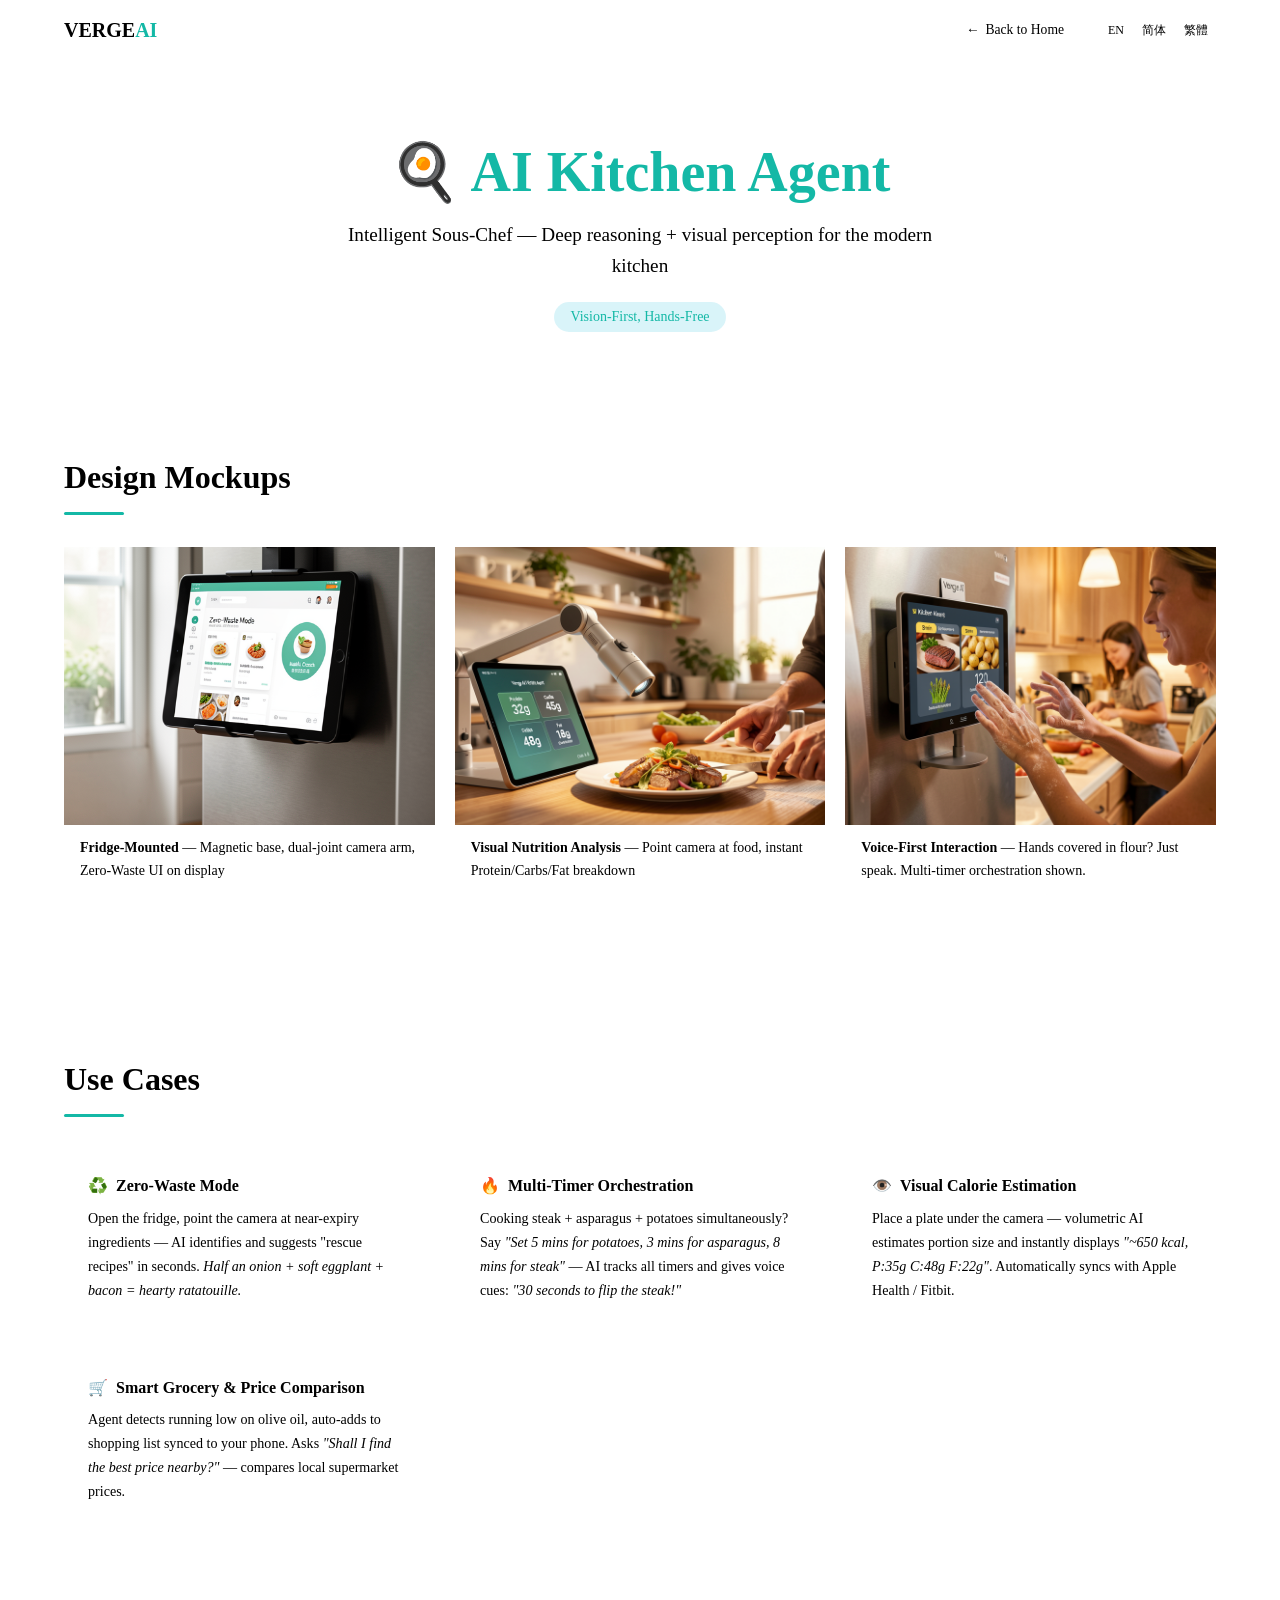
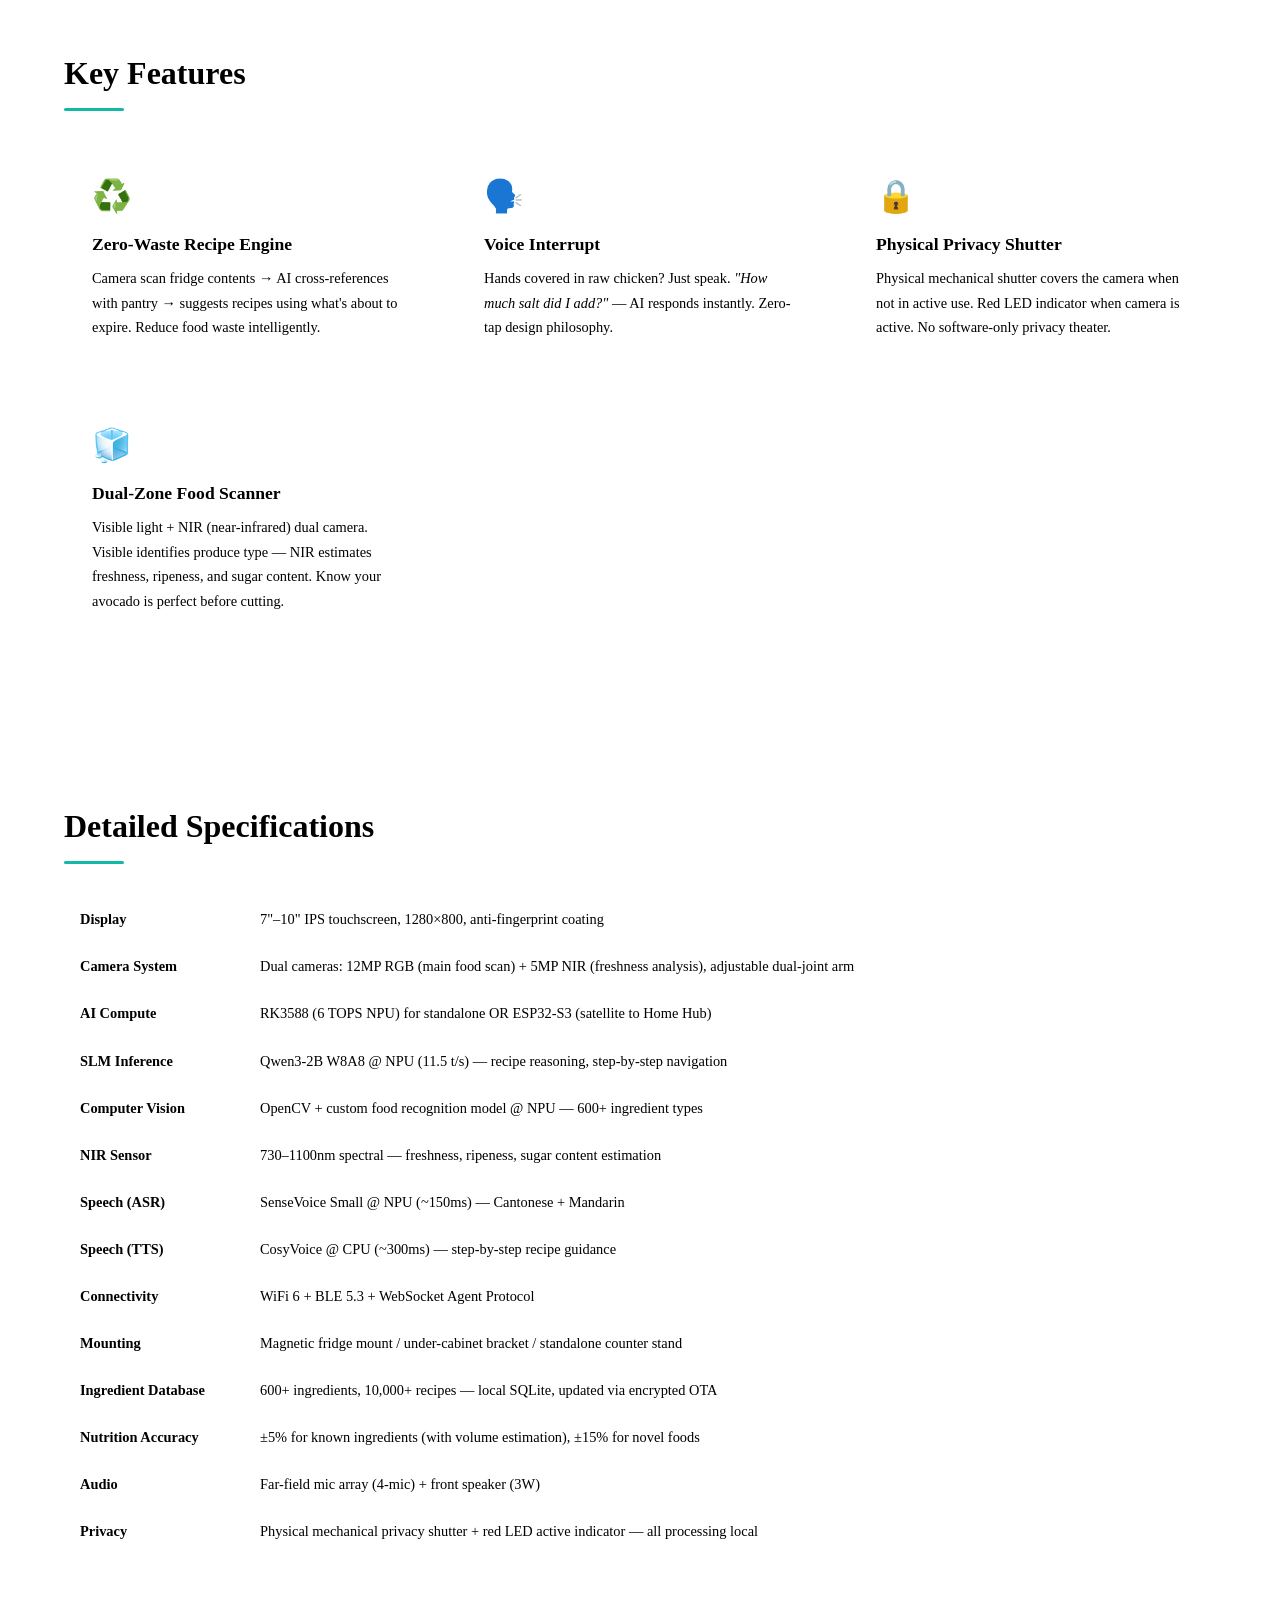
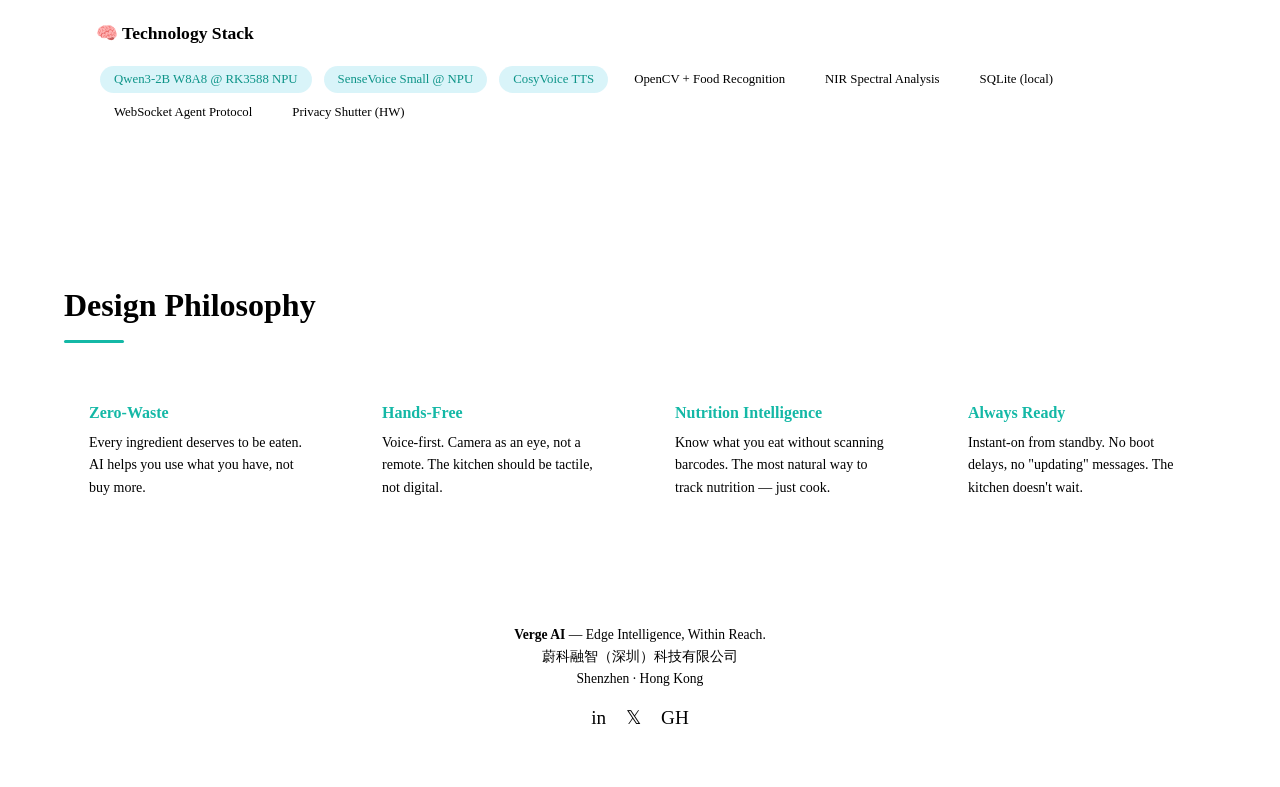
<file: catalogue-kitchen-agent.html>
<!DOCTYPE html>
<html>
<head>
<meta charset="UTF-8">
<meta name="viewport" content="width=device-width, initial-scale=1.0">
<meta name="robots" content="index, follow">
<meta http-equiv="Permissions-Policy" content="camera=(), microphone=(), geolocation=()">
<title>Verge AI Kitchen Agent — Product Catalogue</title>
<meta name="description" content="Verge AI Kitchen Agent — AI-powered smart kitchen assistant with recipe guidance, ingredient recognition, and hands-free cooking help. 100% local edge AI.">
<!-- Open Graph -->
<meta property="og:type" content="product">
<meta property="og:url" content="https://www.vergeai.net/catalogue-kitchen-agent.html">
<meta property="og:site_name" content="Verge AI">
<meta property="og:title" content="Verge AI Kitchen Agent — Edge AI Kitchen Assistant">
<meta property="og:description" content="AI-powered smart kitchen assistant with recipe guidance, ingredient recognition, and hands-free cooking help. 100% local edge AI.">
<meta property="og:image" content="https://www.vergeai.net/logo.png">
<meta property="og:locale" content="en_US">
<!-- Twitter Card -->
<meta name="twitter:card" content="summary_large_image">
<meta name="twitter:title" content="Verge AI Kitchen Agent — Edge AI Kitchen Assistant">
<meta name="twitter:description" content="AI-powered smart kitchen assistant with recipe guidance, ingredient recognition, and hands-free cooking help.">
<meta name="twitter:image" content="https://www.vergeai.net/logo.png">
<!-- Canonical & hreflang -->
<link rel="canonical" href="https://www.vergeai.net/catalogue-kitchen-agent.html">
<link rel="alternate" hreflang="en" href="https://www.vergeai.net/catalogue-kitchen-agent.html">
<link rel="alternate" hreflang="zh-Hans" href="https://www.vergeai.net/catalogue-kitchen-agent.html">
<link rel="alternate" hreflang="zh-Hant" href="https://www.vergeai.net/catalogue-kitchen-agent.html">
<link rel="alternate" hreflang="x-default" href="https://www.vergeai.net/catalogue-kitchen-agent.html">
<link rel="icon" type="image/svg+xml" href="/favicon.svg">
<!-- JSON-LD Structured Data -->
<script type="application/ld+json">
{
  "@context": "https://schema.org",
  "@type": "Product",
  "name": "Verge AI Kitchen Agent",
  "description": "AI-powered smart kitchen assistant with recipe guidance, ingredient recognition, and hands-free cooking help. 100% local edge AI.",
  "brand": { "@type": "Brand", "name": "Verge AI" },
  "url": "https://www.vergeai.net/catalogue-kitchen-agent.html"
}
</script>
<link rel="preconnect" href="https://fonts.googleapis.com">
<link href="https://fonts.googleapis.com/css2?family=Space+Grotesk:wght@300;400;500;600;700&family=Inter:wght@300;400;500;600;700&display=swap" rel="stylesheet">
<!-- Common catalogue styles -->
<link rel="stylesheet" href="css/catalogue-common.css">
<!-- Product-specific styles -->
<style>
:root{
  --accent:#14b8a6;--accent-dark:#0d9488;--accent-light:rgba(20,184,166,0.2);
  --accent-bg:rgba(6,182,212,0.15);
  --hero-bg:linear-gradient(135deg,#0d1b2a,var(--slate-900));
}
.hero h1 span,.hero .tagline{color:var(--accent)}
.hero .tagline{background:var(--accent-bg);color:var(--accent)}
.back-btn:hover{border-color:var(--accent);color:var(--accent-dark)}
section h2::after,.philosophy h2::after{background:var(--accent)}
.phil-card h4{color:var(--accent)}
.use-case-item h3 .phase{color:var(--accent)}
.mockup-card:hover{border-color:var(--accent)}
.tech-stack .tag.highlight{border-color:var(--accent);color:var(--accent-dark);background:var(--accent-bg)}
.product-card,.pillar,a,.back-btn,.lang-btn,.mockup-card,.use-case-item,.feature-card,.tech-item,.contact-card{touch-action:manipulation}
</style>
</head>
<body>

<!-- Skip to main content -->
<a href="#main-content" class="skip-link">Skip to content</a>

<nav>
  <div class="container">
    <div class="logo">VERGE<span>AI</span></div>
    <div style="display:flex;align-items:center;gap:10px">
      <a href="index.html" class="back-btn">← <span data-lang="en">Back to Home</span><span data-lang="zh-hans">返回首页</span><span data-lang="zh-hant">返回首頁</span></a>
      <div class="nav-lang">
        <button class="lang-btn" data-lang="en" onclick="switchLang('en')">EN</button>
        <button class="lang-btn" data-lang="zh-hans" onclick="switchLang('zh-hans')">简体</button>
        <button class="lang-btn" data-lang="zh-hant" onclick="switchLang('zh-hant')">繁體</button>
      </div>
    </div>
  </div>
</nav>

<section class="hero" id="main-content">
  <div class="container">
    <h1><span data-lang="en">🍳 AI <span>Kitchen Agent</span></span><span data-lang="zh-hans">🍳 AI 智能厨房助理</span><span data-lang="zh-hant">🍳 AI 智能廚房助理</span></h1>
    <div class="subtitle"><span data-lang="en">Intelligent Sous-Chef — Deep reasoning + visual perception for the modern kitchen</span><span data-lang="zh-hans">智能副厨 — 深度推理 + 视觉感知，专为现代厨房打造</span><span data-lang="zh-hant">智能副廚 — 深度推理 + 視覺感知，專為現代廚房打造</span></div>
    <div class="tagline"><span data-lang="en">Vision-First, Hands-Free</span><span data-lang="zh-hans">视觉优先，解放双手</span><span data-lang="zh-hant">視覺優先，解放雙手</span></div>
  </div>
</section>

<section>
  <div class="container">
    <h2><span data-lang="en">Design Mockups</span><span data-lang="zh-hans">设计预览</span><span data-lang="zh-hant">設計預覽</span></h2>
    <div class="mockup-grid">
      <div class="mockup-card">
        <img src="mockups/kitchen-agent/kitchen-1-fridge-mount.jpg" alt="Fridge Mount" loading="lazy" onerror="this.outerHTML='<div style=background:var(--slate-100);height:200px;display:flex;align-items:center;justify-content:center;color:var(--slate-400);font-size:0.9rem>Mockup: Fridge Mount</div>'">
        <div class="caption"><span data-lang="en"><strong>Fridge-Mounted</strong> — Magnetic base, dual-joint camera arm, Zero-Waste UI on display</span><span data-lang="zh-hans"><strong>冰箱壁挂</strong> — 磁吸底座，双轴摄像头臂，零浪费界面</span><span data-lang="zh-hant"><strong>冰箱壁掛</strong> — 磁吸底座，雙軸鏡頭臂，零浪費介面</span></div>
      </div>
      <div class="mockup-card">
        <img src="mockups/kitchen-agent/kitchen-2-nutrition-scan.jpg" alt="Nutrition Scan" loading="lazy" onerror="this.outerHTML='<div style=background:var(--slate-100);height:200px;display:flex;align-items:center;justify-content:center;color:var(--slate-400);font-size:0.9rem>Mockup: Nutrition Scan</div>'">
        <div class="caption"><span data-lang="en"><strong>Visual Nutrition Analysis</strong> — Point camera at food, instant Protein/Carbs/Fat breakdown</span><span data-lang="zh-hans"><strong>视觉营养分析</strong> — 对准食物，即时显示蛋白质/碳水/脂肪分解</span><span data-lang="zh-hant"><strong>視覺營養分析</strong> — 對準食物，即時顯示蛋白質/碳水/脂肪分解</span></div>
      </div>
      <div class="mockup-card">
        <img src="mockups/kitchen-agent/kitchen-3-voice-timers.jpg" alt="Voice Control" loading="lazy" onerror="this.outerHTML='<div style=background:var(--slate-100);height:200px;display:flex;align-items:center;justify-content:center;color:var(--slate-400);font-size:0.9rem>Mockup: Voice Control</div>'">
        <div class="caption"><span data-lang="en"><strong>Voice-First Interaction</strong> — Hands covered in flour? Just speak. Multi-timer orchestration shown.</span><span data-lang="zh-hans"><strong>语音优先互动</strong> — 双手沾满面粉？只需说话。多计时器协同管理。</span><span data-lang="zh-hant"><strong>語音優先互動</strong> — 雙手沾滿麵粉？只需說話。多計時器協同管理。</span></div>
      </div>
    </div>
  </div>
</section>

<section style="background:var(--slate-50)">
  <div class="container">
    <h2><span data-lang="en">Use Cases</span><span data-lang="zh-hans">使用场景</span><span data-lang="zh-hant">使用場景</span></h2>
    <div class="use-case">
      <div class="use-case-item">
        <h3><span class="phase">♻️</span><span data-lang="en">Zero-Waste Mode</span><span data-lang="zh-hans">零浪费模式</span><span data-lang="zh-hant">零浪費模式</span></h3>
        <p><span data-lang="en">Open the fridge, point the camera at near-expiry ingredients — AI identifies and suggests "rescue recipes" in seconds. <em>Half an onion + soft eggplant + bacon = hearty ratatouille.</em></span><span data-lang="zh-hans">打开冰箱，对准即将过期的食材拍摄 — AI 瞬间识别并推荐「拯救食谱」。<em>半个洋葱 + 软茄子 + 培根 = 丰盛炖菜。</em></span><span data-lang="zh-hant">打開雪櫃，對準即將過期的食材拍攝 — AI 瞬間識別並推薦「拯救食譜」。<em>半個洋蔥 + 軟茄子 + 煙肉 = 豐盛燉菜。</em></span></p>
      </div>
      <div class="use-case-item">
        <h3><span class="phase">🔥</span><span data-lang="en">Multi-Timer Orchestration</span><span data-lang="zh-hans">多计时器协同</span><span data-lang="zh-hant">多計時器協同</span></h3>
        <p><span data-lang="en">Cooking steak + asparagus + potatoes simultaneously? Say <em>"Set 5 mins for potatoes, 3 mins for asparagus, 8 mins for steak"</em> — AI tracks all timers and gives voice cues: <em>"30 seconds to flip the steak!"</em></span><span data-lang="zh-hans">同时烹饪牛排、芦笋和土豆？只需说<em>「土豆5分钟，芦笋3分钟，牛排8分钟」</em> — AI 追踪所有计时器并语音提醒：<em>「30秒后翻牛排！」</em></span><span data-lang="zh-hant">同時烹調牛排、蘆筍和薯仔？只需說<em>「薯仔5分鐘，蘆筍3分鐘，牛排8分鐘」</em> — AI 追蹤所有計時器並語音提醒：<em>「30秒後翻牛排！」</em></span></p>
      </div>
      <div class="use-case-item">
        <h3><span class="phase">👁️</span><span data-lang="en">Visual Calorie Estimation</span><span data-lang="zh-hans">视觉卡路里估算</span><span data-lang="zh-hant">視覺卡路里估算</span></h3>
        <p><span data-lang="en">Place a plate under the camera — volumetric AI estimates portion size and instantly displays <em>"~650 kcal, P:35g C:48g F:22g"</em>. Automatically syncs with Apple Health / Fitbit.</span><span data-lang="zh-hans">将盘子放在摄像头下 — 体积 AI 估算份量并即时显示<em>「~650 千卡，蛋白质:35g 碳水:48g 脂肪:22g」</em>。自动同步 Apple Health / Fitbit。</span><span data-lang="zh-hant">將碟放在鏡頭下 — 體積 AI 估算份量並即時顯示<em>「~650 千卡，蛋白質:35g 碳水:48g 脂肪:22g」</em>。自動同步 Apple Health / Fitbit。</span></p>
      </div>
      <div class="use-case-item">
        <h3><span class="phase">🛒</span><span data-lang="en">Smart Grocery & Price Comparison</span><span data-lang="zh-hans">智能购物与比价</span><span data-lang="zh-hant">智能購物與比價</span></h3>
        <p><span data-lang="en">Agent detects running low on olive oil, auto-adds to shopping list synced to your phone. Asks <em>"Shall I find the best price nearby?"</em> — compares local supermarket prices.</span><span data-lang="zh-hans">AI 检测到橄榄油快用完了，自动加入与手机同步的购物清单。询问<em>「需要我查找附近的最优价格吗？」</em> — 比较本地超市价格。</span><span data-lang="zh-hant">AI 檢測到橄欖油快用完了，自動加入與手機同步的購物清單。詢問<em>「需要我查找附近的最優價格嗎？」</em> — 比較本地超市價格。</span></p>
      </div>
    </div>
  </div>
</section>

<section>
  <div class="container">
    <h2><span data-lang="en">Key Features</span><span data-lang="zh-hans">核心功能</span><span data-lang="zh-hant">核心功能</span></h2>
    <div class="feature-grid">
      <div class="feature-card">
        <div class="icon">♻️</div>
        <h3><span data-lang="en">Zero-Waste Recipe Engine</span><span data-lang="zh-hans">零浪费食谱引擎</span><span data-lang="zh-hant">零浪費食譜引擎</span></h3>
        <p><span data-lang="en">Camera scan fridge contents → AI cross-references with pantry → suggests recipes using what's about to expire. Reduce food waste intelligently.</span><span data-lang="zh-hans">摄像头扫描冰箱内容物 → AI 与储藏室交叉比对 → 推荐使用即将过期食材的食谱。智能减少食物浪费。</span><span data-lang="zh-hant">鏡頭掃描雪櫃內容物 → AI 與儲藏室交叉比對 → 推薦使用即將過期食材的食譜。智能減少食物浪費。</span></p>
      </div>
      <div class="feature-card">
        <div class="icon">🗣️</div>
        <h3><span data-lang="en">Voice Interrupt</span><span data-lang="zh-hans">语音打断</span><span data-lang="zh-hant">語音打斷</span></h3>
        <p><span data-lang="en">Hands covered in raw chicken? Just speak. <em>"How much salt did I add?"</em> — AI responds instantly. Zero-tap design philosophy.</span><span data-lang="zh-hans">双手沾满生鸡肉？只需说话。<em>「我加了多少盐？」</em> — AI 即时回应。零触控设计理念。</span><span data-lang="zh-hant">雙手沾滿生雞肉？只需說話。<em>「我加了多少鹽？」</em> — AI 即時回應。零觸控設計理念。</span></p>
      </div>
      <div class="feature-card">
        <div class="icon">🔒</div>
        <h3><span data-lang="en">Physical Privacy Shutter</span><span data-lang="zh-hans">物理隐私快门</span><span data-lang="zh-hant">物理私隱快門</span></h3>
        <p><span data-lang="en">Physical mechanical shutter covers the camera when not in active use. Red LED indicator when camera is active. No software-only privacy theater.</span><span data-lang="zh-hans">物理机械快门在不使用时覆盖摄像头。摄像头激活时红色LED指示灯。拒绝纯软件层面的隐私表演。</span><span data-lang="zh-hant">物理機械快門在不使用時覆蓋攝像頭。攝像頭激活時紅色LED指示燈。拒絕純軟件層面的私隱表演。</span></p>
      </div>
      <div class="feature-card">
        <div class="icon">🧊</div>
        <h3><span data-lang="en">Dual-Zone Food Scanner</span><span data-lang="zh-hans">双区食品扫描仪</span><span data-lang="zh-hant">雙區食品掃描儀</span></h3>
        <p><span data-lang="en">Visible light + NIR (near-infrared) dual camera. Visible identifies produce type — NIR estimates freshness, ripeness, and sugar content. Know your avocado is perfect before cutting.</span><span data-lang="zh-hans">可见光 + NIR（近红外）双摄像头。可见光识别食材类型 — 近红外估算新鲜度、成熟度和糖分含量。切开前就知道牛油果是否完美。</span><span data-lang="zh-hant">可見光 + NIR（近紅外）雙攝像頭。可見光識別食材類型 — 近紅外估算新鮮度、成熟度和糖分含量。切開前就知道牛油果是否完美。</span></p>
      </div>
    </div>
  </div>
</section>

<section style="background:var(--slate-50)">
  <div class="container">
    <h2><span data-lang="en">Detailed Specifications</span><span data-lang="zh-hans">详细规格</span><span data-lang="zh-hant">詳細規格</span></h2>
    <table class="specs">
      <tr><td><span data-lang="en">Display</span><span data-lang="zh-hans">显示屏</span><span data-lang="zh-hant">顯示屏</span></td><td>7"–10" IPS touchscreen, 1280×800, anti-fingerprint coating</td></tr>
      <tr><td><span data-lang="en">Camera System</span><span data-lang="zh-hans">摄像系统</span><span data-lang="zh-hant">攝像系統</span></td><td>Dual cameras: 12MP RGB (main food scan) + 5MP NIR (freshness analysis), adjustable dual-joint arm</td></tr>
      <tr><td><span data-lang="en">AI Compute</span><span data-lang="zh-hans">AI算力</span><span data-lang="zh-hant">AI算力</span></td><td>RK3588 (6 TOPS NPU) for standalone OR ESP32-S3 (satellite to Home Hub)</td></tr>
      <tr><td><span data-lang="en">SLM Inference</span><span data-lang="zh-hans">小模型推理</span><span data-lang="zh-hant">小模型推理</span></td><td>Qwen3-2B W8A8 @ NPU (11.5 t/s) — recipe reasoning, step-by-step navigation</td></tr>
      <tr><td><span data-lang="en">Computer Vision</span><span data-lang="zh-hans">计算机视觉</span><span data-lang="zh-hant">計算機視覺</span></td><td>OpenCV + custom food recognition model @ NPU — 600+ ingredient types</td></tr>
      <tr><td><span data-lang="en">NIR Sensor</span><span data-lang="zh-hans">近红外传感器</span><span data-lang="zh-hant">近紅外傳感器</span></td><td>730–1100nm spectral — freshness, ripeness, sugar content estimation</td></tr>
      <tr><td><span data-lang="en">Speech (ASR)</span><span data-lang="zh-hans">语音识别</span><span data-lang="zh-hant">語音識別</span></td><td>SenseVoice Small @ NPU (~150ms) — Cantonese + Mandarin</td></tr>
      <tr><td><span data-lang="en">Speech (TTS)</span><span data-lang="zh-hans">语音合成</span><span data-lang="zh-hant">語音合成</span></td><td>CosyVoice @ CPU (~300ms) — step-by-step recipe guidance</td></tr>
      <tr><td><span data-lang="en">Connectivity</span><span data-lang="zh-hans">连接</span><span data-lang="zh-hant">連接</span></td><td>WiFi 6 + BLE 5.3 + WebSocket Agent Protocol</td></tr>
      <tr><td><span data-lang="en">Mounting</span><span data-lang="zh-hans">安装方式</span><span data-lang="zh-hant">安裝方式</span></td><td>Magnetic fridge mount / under-cabinet bracket / standalone counter stand</td></tr>
      <tr><td><span data-lang="en">Ingredient Database</span><span data-lang="zh-hans">食材数据库</span><span data-lang="zh-hant">食材數據庫</span></td><td>600+ ingredients, 10,000+ recipes — local SQLite, updated via encrypted OTA</td></tr>
      <tr><td><span data-lang="en">Nutrition Accuracy</span><span data-lang="zh-hans">营养准确度</span><span data-lang="zh-hant">營養準確度</span></td><td>±5% for known ingredients (with volume estimation), ±15% for novel foods</td></tr>
      <tr><td><span data-lang="en">Audio</span><span data-lang="zh-hans">音频</span><span data-lang="zh-hant">音頻</span></td><td>Far-field mic array (4-mic) + front speaker (3W)</td></tr>
      <tr><td><span data-lang="en">Privacy</span><span data-lang="zh-hans">隐私保护</span><span data-lang="zh-hant">私隱保護</span></td><td>Physical mechanical privacy shutter + red LED active indicator — all processing local</td></tr>
    </table>

    <div class="tech-stack">
      <h3>🧠 <span data-lang="en">Technology Stack</span><span data-lang="zh-hans">技术栈</span><span data-lang="zh-hant">技術棧</span></h3>
      <span class="tag highlight">Qwen3-2B W8A8 @ RK3588 NPU</span>
      <span class="tag highlight">SenseVoice Small @ NPU</span>
      <span class="tag highlight">CosyVoice TTS</span>
      <span class="tag">OpenCV + Food Recognition</span>
      <span class="tag">NIR Spectral Analysis</span>
      <span class="tag">SQLite (local)</span>
      <span class="tag">WebSocket Agent Protocol</span>
      <span class="tag">Privacy Shutter (HW)</span>
    </div>
  </div>
</section>

<section class="philosophy">
  <div class="container">
    <h2><span data-lang="en">Design Philosophy</span><span data-lang="zh-hans">设计理念</span><span data-lang="zh-hant">設計理念</span></h2>
    <div class="philosophy-grid">
      <div class="phil-card"><h4><span data-lang="en">Zero-Waste</span><span data-lang="zh-hans">零浪费</span><span data-lang="zh-hant">零浪費</span></h4><p><span data-lang="en">Every ingredient deserves to be eaten. AI helps you use what you have, not buy more.</span><span data-lang="zh-hans">每一种食材都值得被吃掉。AI帮你利用已有的食材，而非购买更多。</span><span data-lang="zh-hant">每一種食材都值得被吃掉。AI幫你利用已有的食材，而非購買更多。</span></p></div>
      <div class="phil-card"><h4><span data-lang="en">Hands-Free</span><span data-lang="zh-hans">解放双手</span><span data-lang="zh-hant">解放雙手</span></h4><p><span data-lang="en">Voice-first. Camera as an eye, not a remote. The kitchen should be tactile, not digital.</span><span data-lang="zh-hans">语音优先。摄像头是眼睛而非遥控器。厨房应该是触觉的，而非数字的。</span><span data-lang="zh-hant">語音優先。攝像頭是眼睛而非遙控器。廚房應該是觸覺的，而非數字的。</span></p></div>
      <div class="phil-card"><h4><span data-lang="en">Nutrition Intelligence</span><span data-lang="zh-hans">营养智能</span><span data-lang="zh-hant">營養智能</span></h4><p><span data-lang="en">Know what you eat without scanning barcodes. The most natural way to track nutrition — just cook.</span><span data-lang="zh-hans">无需扫描条码即可了解你吃的食物。跟踪营养最自然的方式 — 只需烹饪。</span><span data-lang="zh-hant">無需掃描條碼即可了解你吃的食物。跟蹤營養最自然的方式 — 只需烹飪。</span></p></div>
      <div class="phil-card"><h4><span data-lang="en">Always Ready</span><span data-lang="zh-hans">随时就绪</span><span data-lang="zh-hant">隨時就緒</span></h4><p><span data-lang="en">Instant-on from standby. No boot delays, no "updating" messages. The kitchen doesn't wait.</span><span data-lang="zh-hans">从待机状态即时启动。无启动延迟，无"正在更新"信息。厨房从不等待。</span><span data-lang="zh-hant">從待機狀態即時啟動。無啟動延遲，無"正在更新"信息。廚房從不等待。</span></p></div>
    </div>
  </div>
</section>

<footer>
  <div class="container">
    <strong>Verge AI</strong> — <span data-lang="en">Edge Intelligence, Within Reach.</span><span data-lang="zh-hans">边缘智能，触手可及。</span><span data-lang="zh-hant">邊緣智能，觸手可及。</span><br>
    蔚科融智（深圳）科技有限公司<br>
    <span data-lang="en">Shenzhen · Hong Kong</span><span data-lang="zh-hans">深圳 · 香港</span><span data-lang="zh-hant">深圳 · 香港</span>
    <div class="footer-socials">
      <a href="#" aria-label="LinkedIn" title="LinkedIn (placeholder)">in</a>
      <a href="#" aria-label="Twitter / X" title="Twitter / X (placeholder)">𝕏</a>
      <a href="#" aria-label="GitHub" title="GitHub (placeholder)">GH</a>
    </div>
  </div>
</footer>

<script>
function switchLang(lang) {
  document.documentElement.lang = lang;
  localStorage.setItem('verge-lang', lang);
  document.querySelectorAll('.lang-btn').forEach(function(btn) {
    btn.classList.toggle('active', btn.getAttribute('data-lang') === lang);
  });
}
(function() {
  var saved = localStorage.getItem('verge-lang');
  if (saved) { switchLang(saved); return; }
  var navLang = (navigator.language || '').toLowerCase();
  if (navLang.startsWith('zh')) {
    if (navLang === 'zh-hant' || navLang === 'zh-tw' || navLang === 'zh-hk' || navLang === 'zh-mo') {
      switchLang('zh-hant');
    } else {
      switchLang('zh-hans');
    }
  } else {
    switchLang('en');
  }
})();
</script>

</body>
</html>
</file>
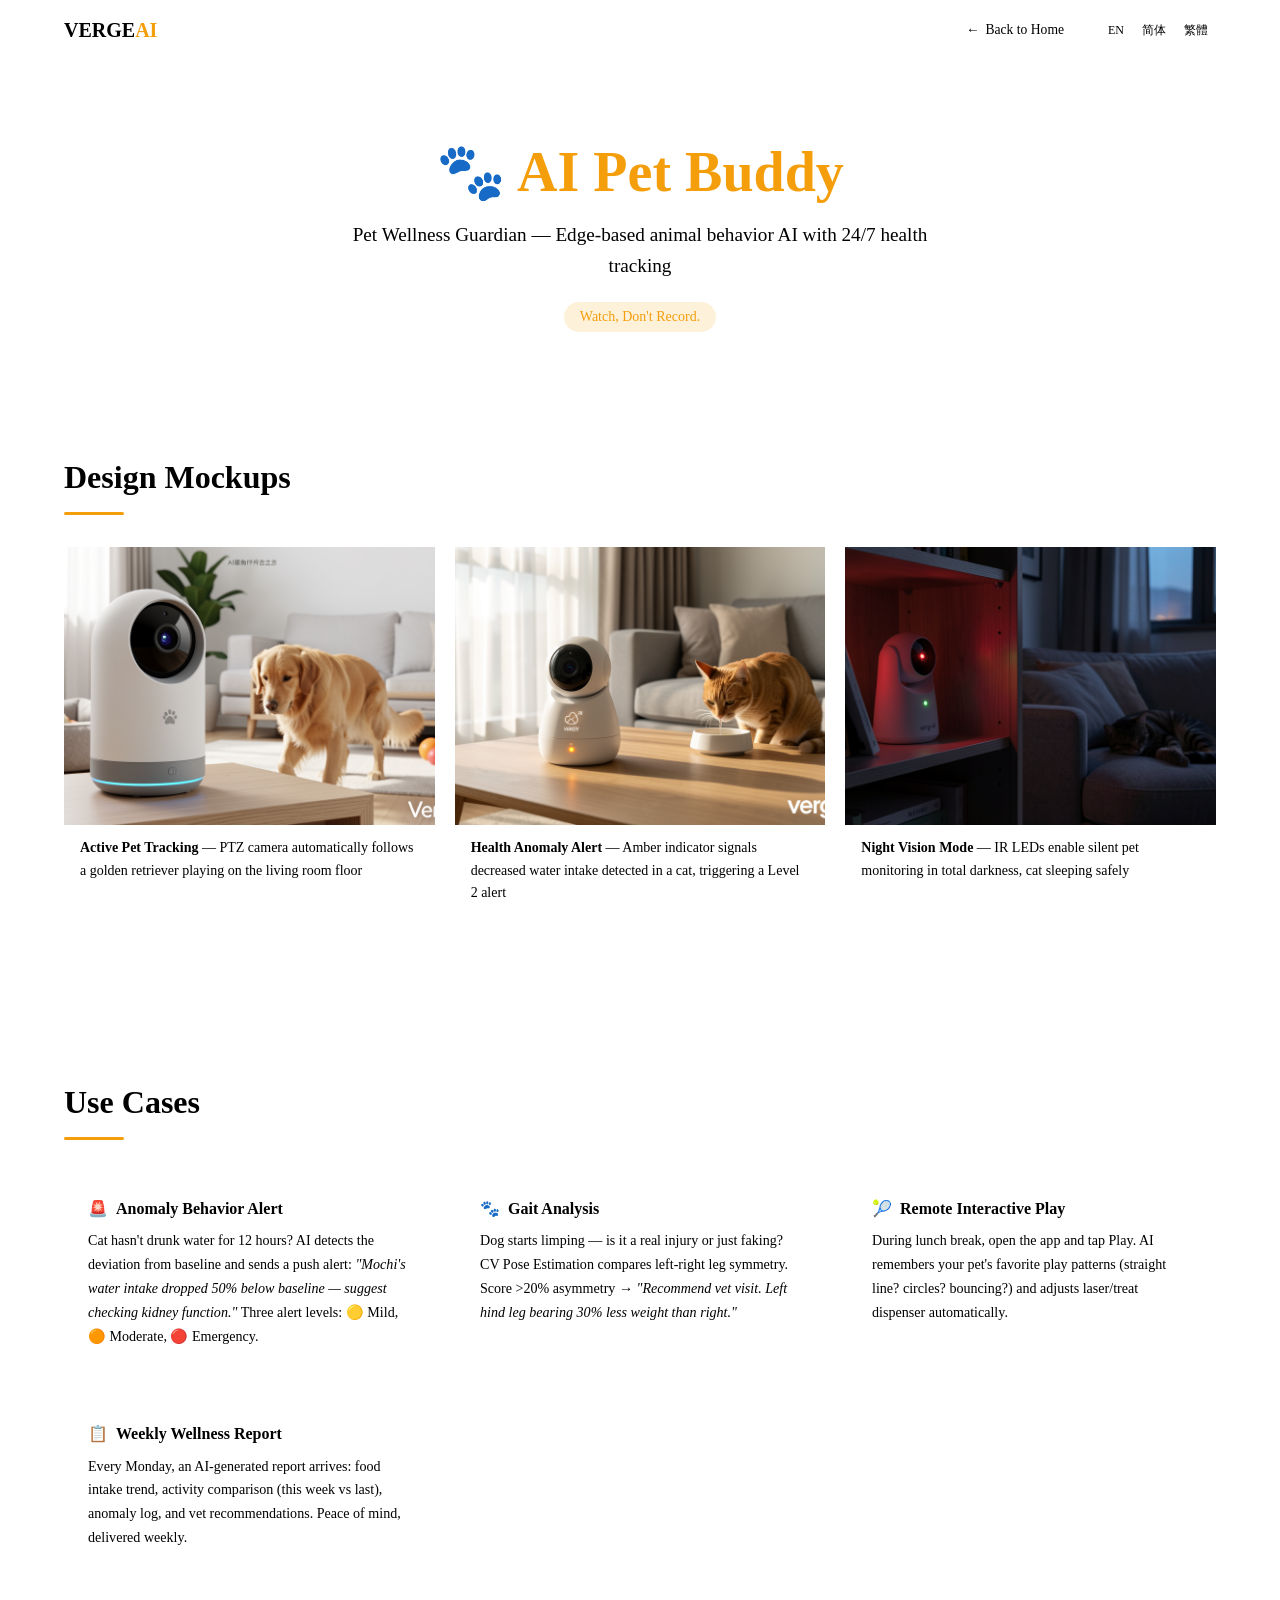
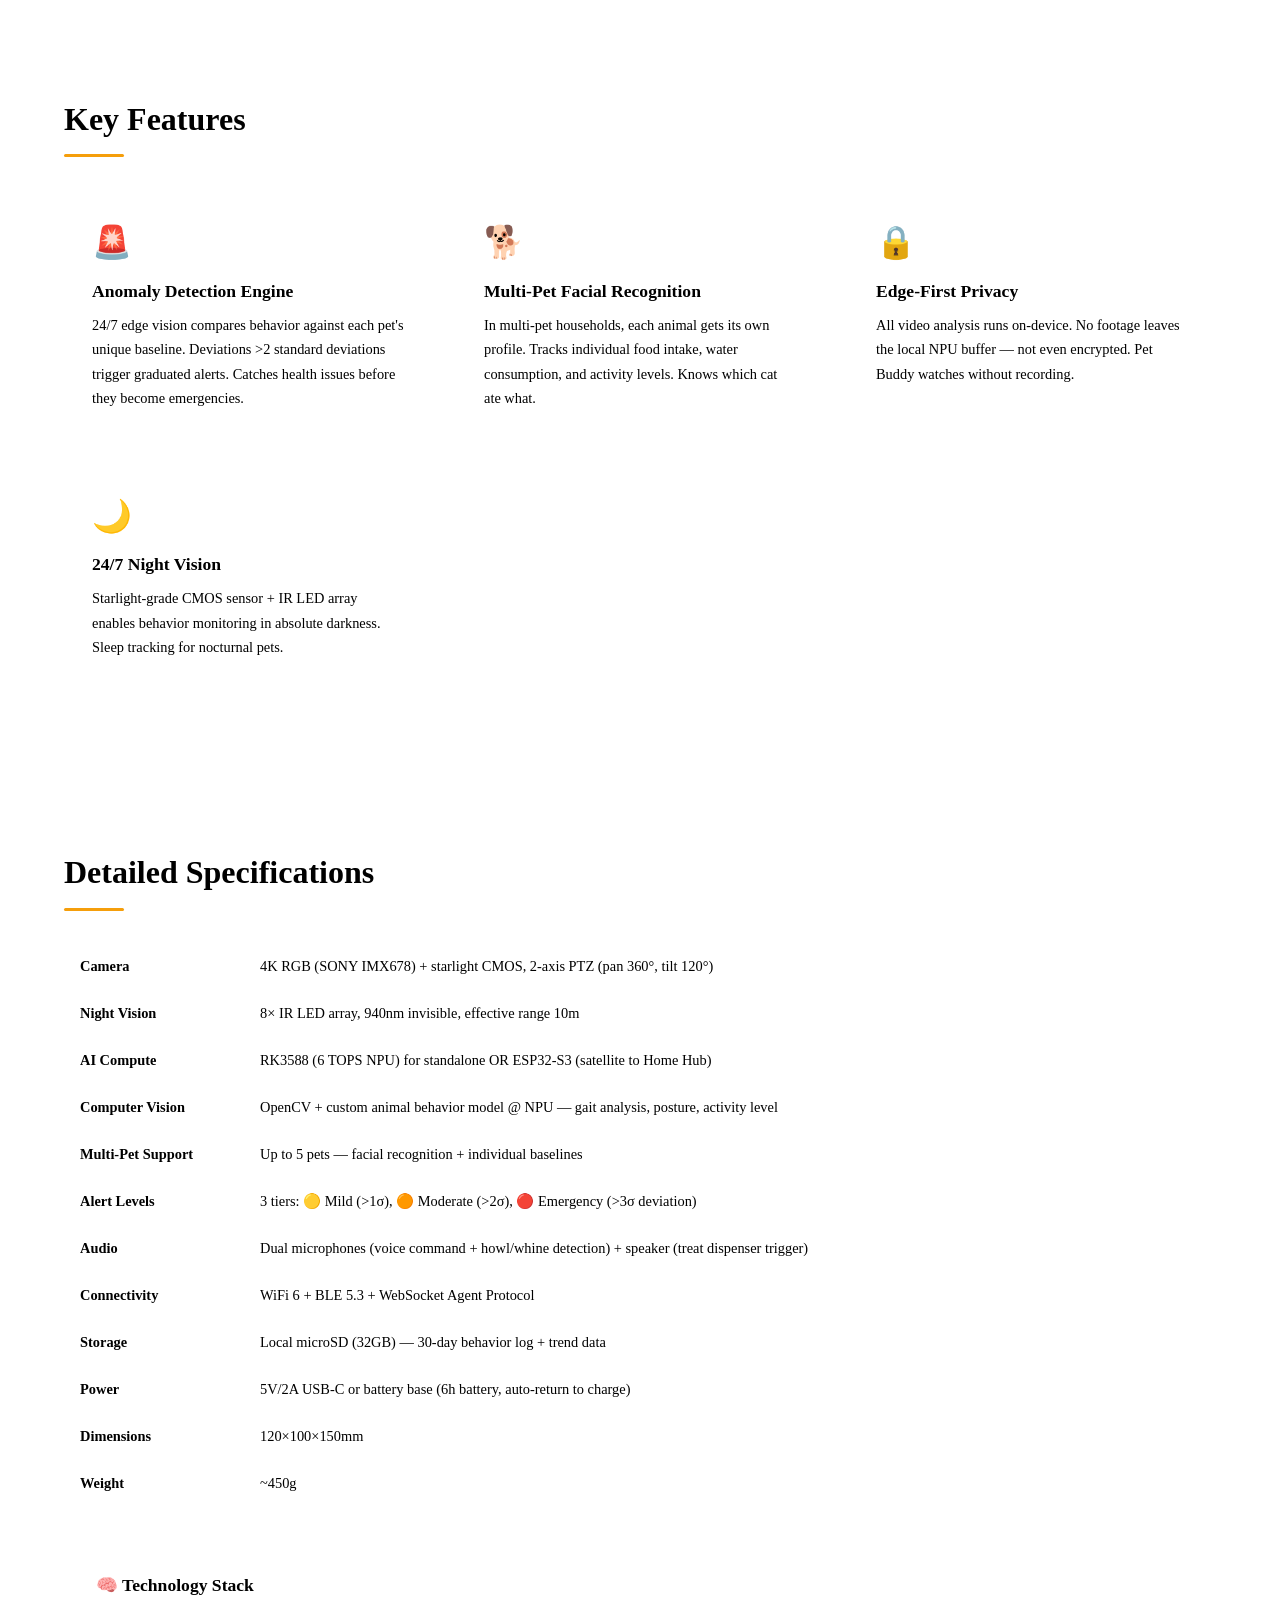
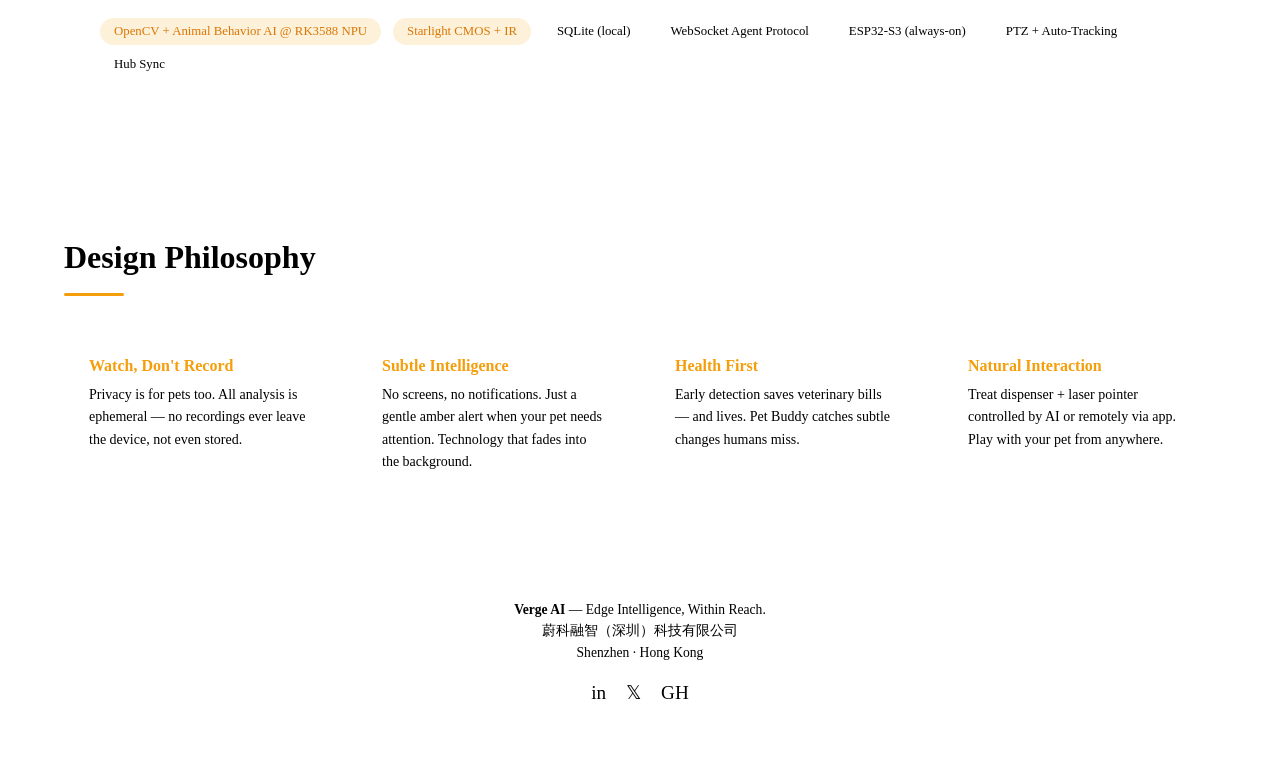
<file: catalogue-pet-buddy.html>
<!DOCTYPE html>
<html>
<head>
<meta charset="UTF-8">
<meta name="viewport" content="width=device-width, initial-scale=1.0">
<meta name="robots" content="index, follow">
<meta http-equiv="Permissions-Policy" content="camera=(), microphone=(), geolocation=()">
<title>Verge AI Pet Buddy — Product Catalogue</title>
<meta name="description" content="Verge AI Pet Buddy — AI-powered pet companion with real-time health monitoring, behavior analysis, and automated care routines. 100% local edge AI, privacy-first.">
<!-- Open Graph -->
<meta property="og:type" content="product">
<meta property="og:url" content="https://www.vergeai.net/catalogue-pet-buddy.html">
<meta property="og:site_name" content="Verge AI">
<meta property="og:title" content="Verge AI Pet Buddy — Edge AI Pet Companion">
<meta property="og:description" content="AI-powered pet companion with real-time health monitoring, behavior analysis, and automated care routines. 100% local edge AI, privacy-first.">
<meta property="og:image" content="https://www.vergeai.net/logo.png">
<meta property="og:locale" content="en_US">
<!-- Twitter Card -->
<meta name="twitter:card" content="summary_large_image">
<meta name="twitter:title" content="Verge AI Pet Buddy — Edge AI Pet Companion">
<meta name="twitter:description" content="AI-powered pet companion with real-time health monitoring, behavior analysis, and automated care.">
<meta name="twitter:image" content="https://www.vergeai.net/logo.png">
<!-- Canonical & hreflang -->
<link rel="canonical" href="https://www.vergeai.net/catalogue-pet-buddy.html">
<link rel="alternate" hreflang="en" href="https://www.vergeai.net/catalogue-pet-buddy.html">
<link rel="alternate" hreflang="zh-Hans" href="https://www.vergeai.net/catalogue-pet-buddy.html">
<link rel="alternate" hreflang="zh-Hant" href="https://www.vergeai.net/catalogue-pet-buddy.html">
<link rel="alternate" hreflang="x-default" href="https://www.vergeai.net/catalogue-pet-buddy.html">
<link rel="icon" type="image/svg+xml" href="/favicon.svg">
<!-- JSON-LD Structured Data -->
<script type="application/ld+json">
{
  "@context": "https://schema.org",
  "@type": "Product",
  "name": "Verge AI Pet Buddy",
  "description": "AI-powered pet companion with real-time health monitoring, behavior analysis, and automated care routines. 100% local edge AI, privacy-first.",
  "brand": { "@type": "Brand", "name": "Verge AI" },
  "url": "https://www.vergeai.net/catalogue-pet-buddy.html"
}
</script>
<link rel="preconnect" href="https://fonts.googleapis.com">
<link href="https://fonts.googleapis.com/css2?family=Space+Grotesk:wght@300;400;500;600;700&family=Inter:wght@300;400;500;600;700&display=swap" rel="stylesheet">
<!-- Common catalogue styles -->
<link rel="stylesheet" href="css/catalogue-common.css">
<!-- Product-specific styles -->
<style>
:root{
  --accent:#f59e0b;--accent-dark:#d97706;--accent-light:rgba(245,158,11,0.2);
  --accent-bg:rgba(245,158,11,0.15);
  --hero-bg:linear-gradient(135deg,#0f1a0f,var(--slate-900));
}
.hero h1 span{color:var(--accent)}
.hero .tagline{background:var(--accent-bg);color:var(--accent)}
.back-btn:hover{border-color:var(--accent);color:var(--accent-dark)}
section h2::after,.philosophy h2::after{background:var(--accent)}
.phil-card h4{color:var(--accent)}
.use-case-item h3 .phase{color:var(--accent)}
.mockup-card:hover{border-color:var(--accent)}
.tech-stack .tag.highlight{border-color:var(--accent);color:var(--accent-dark);background:var(--accent-bg)}
.product-card,.pillar,a,.back-btn,.lang-btn,.mockup-card,.use-case-item,.feature-card,.tech-item,.contact-card{touch-action:manipulation}
</style>
</head>
<body>

<!-- Skip to main content -->
<a href="#main-content" class="skip-link">Skip to content</a>

<nav>
  <div class="container">
    <div class="logo">VERGE<span>AI</span></div>
    <div style="display:flex;align-items:center;gap:10px">
      <a href="index.html" class="back-btn">← <span data-lang="en">Back to Home</span><span data-lang="zh-hans">返回首页</span><span data-lang="zh-hant">返回首頁</span></a>
      <div class="nav-lang">
        <button class="lang-btn" data-lang="en" onclick="switchLang('en')">EN</button>
        <button class="lang-btn" data-lang="zh-hans" onclick="switchLang('zh-hans')">简体</button>
        <button class="lang-btn" data-lang="zh-hant" onclick="switchLang('zh-hant')">繁體</button>
      </div>
    </div>
  </div>
</nav>

<section class="hero" id="main-content">
  <div class="container">
    <h1>🐾 <span data-lang="en">AI <span>Pet Buddy</span></span><span data-lang="zh-hans"><span>AI 宠物伴侣</span></span><span data-lang="zh-hant"><span>AI 寵物伴侶</span></span></h1>
    <div class="subtitle"><span data-lang="en">Pet Wellness Guardian — Edge-based animal behavior AI with 24/7 health tracking</span><span data-lang="zh-hans">宠物健康守护者 — 基于边缘计算的动物行为AI，全天候健康追踪</span><span data-lang="zh-hant">寵物健康守護者 — 基於邊緣計算的動物行為AI，全天候健康追蹤</span></div>
    <div class="tagline"><span data-lang="en">Watch, Don't Record.</span><span data-lang="zh-hans">只观察，不录制</span><span data-lang="zh-hant">只觀察，不錄製</span></div>
  </div>
</section>

<section>
  <div class="container">
    <h2><span data-lang="en">Design Mockups</span><span data-lang="zh-hans">设计概念图</span><span data-lang="zh-hant">設計概念圖</span></h2>
    <div class="mockup-grid">
      <div class="mockup-card">
        <img src="mockups/pet-buddy/pet-1-dog-tracking.jpg" alt="Dog Tracking" loading="lazy" onerror="this.outerHTML='<div style=background:var(--slate-100);height:200px;display:flex;align-items:center;justify-content:center;color:var(--slate-400);font-size:0.9rem>Mockup: Dog Tracking</div>'">
        <div class="caption"><span data-lang="en"><strong>Active Pet Tracking</strong> — PTZ camera automatically follows a golden retriever playing on the living room floor</span><span data-lang="zh-hans"><strong>主动宠物跟踪</strong> — PTZ摄像头自动跟踪在客厅玩耍的金毛犬</span><span data-lang="zh-hant"><strong>主動寵物追蹤</strong> — PTZ攝像頭自動追蹤在客廳玩耍的金毛犬</span></div>
      </div>
      <div class="mockup-card">
        <img src="mockups/pet-buddy/pet-2-cat-health-alert.jpg" alt="Cat Health Alert" loading="lazy" onerror="this.outerHTML='<div style=background:var(--slate-100);height:200px;display:flex;align-items:center;justify-content:center;color:var(--slate-400);font-size:0.9rem>Mockup: Cat Health Alert</div>'">
        <div class="caption"><span data-lang="en"><strong>Health Anomaly Alert</strong> — Amber indicator signals decreased water intake detected in a cat, triggering a Level 2 alert</span><span data-lang="zh-hans"><strong>健康异常预警</strong> — 琥珀色指示灯显示检测到猫咪饮水量减少，触发二级警报</span><span data-lang="zh-hant"><strong>健康異常預警</strong> — 琥珀色指示燈顯示檢測到貓咪飲水量減少，觸發二級警報</span></div>
      </div>
      <div class="mockup-card">
        <img src="mockups/pet-buddy/pet-3-night-vision.jpg" alt="Night Vision" loading="lazy" onerror="this.outerHTML='<div style=background:var(--slate-100);height:200px;display:flex;align-items:center;justify-content:center;color:var(--slate-400);font-size:0.9rem>Mockup: Night Vision</div>'">
        <div class="caption"><span data-lang="en"><strong>Night Vision Mode</strong> — IR LEDs enable silent pet monitoring in total darkness, cat sleeping safely</span><span data-lang="zh-hans"><strong>夜视模式</strong> — 红外LED实现全黑环境下无声宠物监控，猫咪安睡</span><span data-lang="zh-hant"><strong>夜視模式</strong> — 紅外LED實現全黑環境下無聲寵物監控，貓咪安睡</span></div>
      </div>
    </div>
  </div>
</section>

<section style="background:var(--slate-50)">
  <div class="container">
    <h2><span data-lang="en">Use Cases</span><span data-lang="zh-hans">使用场景</span><span data-lang="zh-hant">使用場景</span></h2>
    <div class="use-case">
      <div class="use-case-item">
        <h3><span data-lang="en"><span class="phase">🚨</span>Anomaly Behavior Alert</span><span data-lang="zh-hans"><span class="phase">🚨</span>异常行为预警</span><span data-lang="zh-hant"><span class="phase">🚨</span>異常行為預警</span></h3>
        <p><span data-lang="en">Cat hasn't drunk water for 12 hours? AI detects the deviation from baseline and sends a push alert: <em>"Mochi's water intake dropped 50% below baseline — suggest checking kidney function."</em> Three alert levels: 🟡 Mild, 🟠 Moderate, 🔴 Emergency.</span><span data-lang="zh-hans">猫咪12小时没喝水？AI检测到偏离基线并推送警报：<em>"Mochi的饮水量低于基线50% — 建议检查肾功能。"</em> 三级警报：🟡轻度，🟠中度，🔴紧急。</span><span data-lang="zh-hant">貓咪12小時沒喝水？AI檢測到偏離基線並推送警報：<em>"Mochi的飲水量低於基線50% — 建議檢查腎功能。"</em> 三級警報：🟡輕度，🟠中度，🔴緊急。</span></p>
      </div>
      <div class="use-case-item">
        <h3><span data-lang="en"><span class="phase">🐾</span>Gait Analysis</span><span data-lang="zh-hans"><span class="phase">🐾</span>步态分析</span><span data-lang="zh-hant"><span class="phase">🐾</span>步態分析</span></h3>
        <p><span data-lang="en">Dog starts limping — is it a real injury or just faking? CV Pose Estimation compares left-right leg symmetry. Score &gt;20% asymmetry → <em>"Recommend vet visit. Left hind leg bearing 30% less weight than right."</em></span><span data-lang="zh-hans">狗狗开始跛行 — 是真受伤还是装的？CV姿态估计比较左右腿对称性。不对称度&gt;20% → <em>"建议就医。左后腿承重比右后腿少30%。"</em></span><span data-lang="zh-hant">狗狗開始跛行 — 是真受傷還是裝的？CV姿態估計比較左右腿對稱性。不對稱度&gt;20% → <em>"建議就醫。左後腿承重比右後腿少30%。"</em></span></p>
      </div>
      <div class="use-case-item">
        <h3><span data-lang="en"><span class="phase">🎾</span>Remote Interactive Play</span><span data-lang="zh-hans"><span class="phase">🎾</span>远程互动玩耍</span><span data-lang="zh-hant"><span class="phase">🎾</span>遠程互動玩耍</span></h3>
        <p><span data-lang="en">During lunch break, open the app and tap Play. AI remembers your pet's favorite play patterns (straight line? circles? bouncing?) and adjusts laser/treat dispenser automatically.</span><span data-lang="zh-hans">午休时，打开App点击玩耍。AI会记住你家宠物的玩耍偏好（直线？圆圈？弹跳？）并自动调整激光/零食机。</span><span data-lang="zh-hant">午休時，打開App點擊玩耍。AI會記住你家寵物的玩耍偏好（直線？圓圈？彈跳？）並自動調整激光/零食機。</span></p>
      </div>
      <div class="use-case-item">
        <h3><span data-lang="en"><span class="phase">📋</span>Weekly Wellness Report</span><span data-lang="zh-hans"><span class="phase">📋</span>每周健康报告</span><span data-lang="zh-hant"><span class="phase">📋</span>每週健康報告</span></h3>
        <p><span data-lang="en">Every Monday, an AI-generated report arrives: food intake trend, activity comparison (this week vs last), anomaly log, and vet recommendations. Peace of mind, delivered weekly.</span><span data-lang="zh-hans">每周一，AI生成报告：食物摄入趋势、活动量对比（本周 vs 上周）、异常记录和兽医建议。每周递送安心。</span><span data-lang="zh-hant">每週一，AI生成報告：食物攝入趨勢、活動量對比（本週 vs 上週）、異常記錄和獸醫建議。每週遞送安心。</span></p>
      </div>
    </div>
  </div>
</section>

<section>
  <div class="container">
    <h2><span data-lang="en">Key Features</span><span data-lang="zh-hans">核心功能</span><span data-lang="zh-hant">核心功能</span></h2>
    <div class="feature-grid">
      <div class="feature-card">
        <div class="icon">🚨</div>
        <h3><span data-lang="en">Anomaly Detection Engine</span><span data-lang="zh-hans">异常检测引擎</span><span data-lang="zh-hant">異常檢測引擎</span></h3>
        <p><span data-lang="en">24/7 edge vision compares behavior against each pet's unique baseline. Deviations &gt;2 standard deviations trigger graduated alerts. Catches health issues before they become emergencies.</span><span data-lang="zh-hans">24/7边缘视觉将行为与每只宠物的独特基线进行比较。偏差&gt;2个标准差触发分级警报。在健康问题恶化前及时发现。</span><span data-lang="zh-hant">24/7邊緣視覺將行為與每隻寵物的獨特基線進行比較。偏差&gt;2個標準差觸發分級警報。在健康問題惡化前及時發現。</span></p>
      </div>
      <div class="feature-card">
        <div class="icon">🐕</div>
        <h3><span data-lang="en">Multi-Pet Facial Recognition</span><span data-lang="zh-hans">多宠物面部识别</span><span data-lang="zh-hant">多寵物面部識別</span></h3>
        <p><span data-lang="en">In multi-pet households, each animal gets its own profile. Tracks individual food intake, water consumption, and activity levels. Knows which cat ate what.</span><span data-lang="zh-hans">多宠物家庭中，每只动物都有自己的档案。追踪个体进食量、饮水量和活动水平。知道哪只猫吃了什么。</span><span data-lang="zh-hant">多寵物家庭中，每隻動物都有自己的檔案。追蹤個體進食量、飲水量和活動水平。知道哪隻貓吃了什麼。</span></p>
      </div>
      <div class="feature-card">
        <div class="icon">🔒</div>
        <h3><span data-lang="en">Edge-First Privacy</span><span data-lang="zh-hans">边缘优先隐私</span><span data-lang="zh-hant">邊緣優先隱私</span></h3>
        <p><span data-lang="en">All video analysis runs on-device. No footage leaves the local NPU buffer — not even encrypted. Pet Buddy watches without recording.</span><span data-lang="zh-hans">所有视频分析在设备端运行。无视频数据离开本地NPU缓冲区 — 即使加密后也不离设备。Pet Buddy只观察，不录制。</span><span data-lang="zh-hant">所有視頻分析在設備端運行。無視頻數據離開本地NPU緩衝區 — 即使加密後也不離設備。Pet Buddy只觀察，不錄製。</span></p>
      </div>
      <div class="feature-card">
        <div class="icon">🌙</div>
        <h3><span data-lang="en">24/7 Night Vision</span><span data-lang="zh-hans">全天候夜视</span><span data-lang="zh-hant">全天候夜視</span></h3>
        <p><span data-lang="en">Starlight-grade CMOS sensor + IR LED array enables behavior monitoring in absolute darkness. Sleep tracking for nocturnal pets.</span><span data-lang="zh-hans">星光级CMOS传感器 + 红外LED阵列实现全黑环境行为监测。为夜行宠物提供睡眠追踪。</span><span data-lang="zh-hant">星光級CMOS傳感器 + 紅外LED陣列實現全黑環境行為監測。為夜行寵物提供睡眠追蹤。</span></p>
      </div>
    </div>
  </div>
</section>

<section style="background:var(--slate-50)">
  <div class="container">
    <h2><span data-lang="en">Detailed Specifications</span><span data-lang="zh-hans">详细规格</span><span data-lang="zh-hant">詳細規格</span></h2>
    <table class="specs">
      <tr><td><span data-lang="en">Camera</span><span data-lang="zh-hans">摄像头</span><span data-lang="zh-hant">攝像頭</span></td><td>4K RGB (SONY IMX678) + starlight CMOS, 2-axis PTZ (pan 360°, tilt 120°)</td></tr>
      <tr><td><span data-lang="en">Night Vision</span><span data-lang="zh-hans">夜视</span><span data-lang="zh-hant">夜視</span></td><td>8× IR LED array, 940nm invisible, effective range 10m</td></tr>
      <tr><td><span data-lang="en">AI Compute</span><span data-lang="zh-hans">AI算力</span><span data-lang="zh-hant">AI算力</span></td><td>RK3588 (6 TOPS NPU) for standalone OR ESP32-S3 (satellite to Home Hub)</td></tr>
      <tr><td><span data-lang="en">Computer Vision</span><span data-lang="zh-hans">计算机视觉</span><span data-lang="zh-hant">計算機視覺</span></td><td>OpenCV + custom animal behavior model @ NPU — gait analysis, posture, activity level</td></tr>
      <tr><td><span data-lang="en">Multi-Pet Support</span><span data-lang="zh-hans">多宠物支持</span><span data-lang="zh-hant">多寵物支持</span></td><td>Up to 5 pets — facial recognition + individual baselines</td></tr>
      <tr><td><span data-lang="en">Alert Levels</span><span data-lang="zh-hans">警报级别</span><span data-lang="zh-hant">警報級別</span></td><td>3 tiers: 🟡 Mild (>1σ), 🟠 Moderate (>2σ), 🔴 Emergency (>3σ deviation)</td></tr>
      <tr><td><span data-lang="en">Audio</span><span data-lang="zh-hans">音频</span><span data-lang="zh-hant">音頻</span></td><td>Dual microphones (voice command + howl/whine detection) + speaker (treat dispenser trigger)</td></tr>
      <tr><td><span data-lang="en">Connectivity</span><span data-lang="zh-hans">连接</span><span data-lang="zh-hant">連接</span></td><td>WiFi 6 + BLE 5.3 + WebSocket Agent Protocol</td></tr>
      <tr><td><span data-lang="en">Storage</span><span data-lang="zh-hans">存储</span><span data-lang="zh-hant">存儲</span></td><td>Local microSD (32GB) — 30-day behavior log + trend data</td></tr>
      <tr><td><span data-lang="en">Power</span><span data-lang="zh-hans">电源</span><span data-lang="zh-hant">電源</span></td><td>5V/2A USB-C or battery base (6h battery, auto-return to charge)</td></tr>
      <tr><td><span data-lang="en">Dimensions</span><span data-lang="zh-hans">尺寸</span><span data-lang="zh-hant">尺寸</span></td><td>120×100×150mm</td></tr>
      <tr><td><span data-lang="en">Weight</span><span data-lang="zh-hans">重量</span><span data-lang="zh-hant">重量</span></td><td>~450g</td></tr>
    </table>

    <div class="tech-stack">
      <h3>🧠 <span data-lang="en">Technology Stack</span><span data-lang="zh-hans">技术栈</span><span data-lang="zh-hant">技術棧</span></h3>
      <span class="tag highlight">OpenCV + Animal Behavior AI @ RK3588 NPU</span>
      <span class="tag highlight">Starlight CMOS + IR</span>
      <span class="tag">SQLite (local)</span>
      <span class="tag">WebSocket Agent Protocol</span>
      <span class="tag">ESP32-S3 (always-on)</span>
      <span class="tag">PTZ + Auto-Tracking</span>
      <span class="tag">Hub Sync</span>
    </div>
  </div>
</section>

<section class="philosophy">
  <div class="container">
    <h2><span data-lang="en">Design Philosophy</span><span data-lang="zh-hans">设计理念</span><span data-lang="zh-hant">設計理念</span></h2>
    <div class="philosophy-grid">
      <div class="phil-card"><h4><span data-lang="en">Watch, Don't Record</span><span data-lang="zh-hans">只观察，不录制</span><span data-lang="zh-hant">只觀察，不錄製</span></h4><p><span data-lang="en">Privacy is for pets too. All analysis is ephemeral — no recordings ever leave the device, not even stored.</span><span data-lang="zh-hans">宠物也有隐私权。所有分析都是即时性的 — 不存储录像，不传输数据。</span><span data-lang="zh-hant">寵物也有隱私權。所有分析都是即時性的 — 不存儲錄像，不傳輸數據。</span></p></div>
      <div class="phil-card"><h4><span data-lang="en">Subtle Intelligence</span><span data-lang="zh-hans">隐形的智能</span><span data-lang="zh-hant">隱形的智能</span></h4><p><span data-lang="en">No screens, no notifications. Just a gentle amber alert when your pet needs attention. Technology that fades into the background.</span><span data-lang="zh-hans">无屏幕，无通知。当宠物需要关注时，只有柔和的琥珀色提示。技术融入背景不打扰。</span><span data-lang="zh-hant">無屏幕，無通知。當寵物需要關注時，只有柔和的琥珀色提示。技術融入背景不打擾。</span></p></div>
      <div class="phil-card"><h4><span data-lang="en">Health First</span><span data-lang="zh-hans">健康优先</span><span data-lang="zh-hant">健康優先</span></h4><p><span data-lang="en">Early detection saves veterinary bills — and lives. Pet Buddy catches subtle changes humans miss.</span><span data-lang="zh-hans">早发现省下兽医费用——和生命。Pet Buddy捕捉人类忽略的细微变化。</span><span data-lang="zh-hant">早發現省下獸醫費用——和生命。Pet Buddy捕捉人類忽略的細微變化。</span></p></div>
      <div class="phil-card"><h4><span data-lang="en">Natural Interaction</span><span data-lang="zh-hans">自然互动</span><span data-lang="zh-hant">自然互動</span></h4><p><span data-lang="en">Treat dispenser + laser pointer controlled by AI or remotely via app. Play with your pet from anywhere.</span><span data-lang="zh-hans">AI或App远程控制零食机和激光笔。随时随地与宠物互动。</span><span data-lang="zh-hant">AI或App遠程控制零食機和激光筆。隨時隨地與寵物互動。</span></p></div>
    </div>
  </div>
</section>

<footer>
  <div class="container">
    <strong>Verge AI</strong> — <span data-lang="en">Edge Intelligence, Within Reach.</span><span data-lang="zh-hans">边缘智能，触手可及。</span><span data-lang="zh-hant">邊緣智能，觸手可及。</span><br>
    蔚科融智（深圳）科技有限公司<br>
    <span data-lang="en">Shenzhen · Hong Kong</span><span data-lang="zh-hans">深圳 · 香港</span><span data-lang="zh-hant">深圳 · 香港</span>
    <div class="footer-socials">
      <a href="#" aria-label="LinkedIn" title="LinkedIn (placeholder)">in</a>
      <a href="#" aria-label="Twitter / X" title="Twitter / X (placeholder)">𝕏</a>
      <a href="#" aria-label="GitHub" title="GitHub (placeholder)">GH</a>
    </div>
  </div>
</footer>

<script>
function switchLang(lang) {
  document.documentElement.lang = lang;
  localStorage.setItem('verge-lang', lang);
  document.querySelectorAll('.lang-btn').forEach(function(btn) {
    btn.classList.toggle('active', btn.getAttribute('data-lang') === lang);
  });
}
(function() {
  var saved = localStorage.getItem('verge-lang');
  if (saved) { switchLang(saved); return; }
  var navLang = (navigator.language || '').toLowerCase();
  if (navLang.startsWith('zh')) {
    if (navLang === 'zh-hant' || navLang === 'zh-tw' || navLang === 'zh-hk' || navLang === 'zh-mo') {
      switchLang('zh-hant');
    } else {
      switchLang('zh-hans');
    }
  } else {
    switchLang('en');
  }
})();
</script>

</body>
</html>
</file>
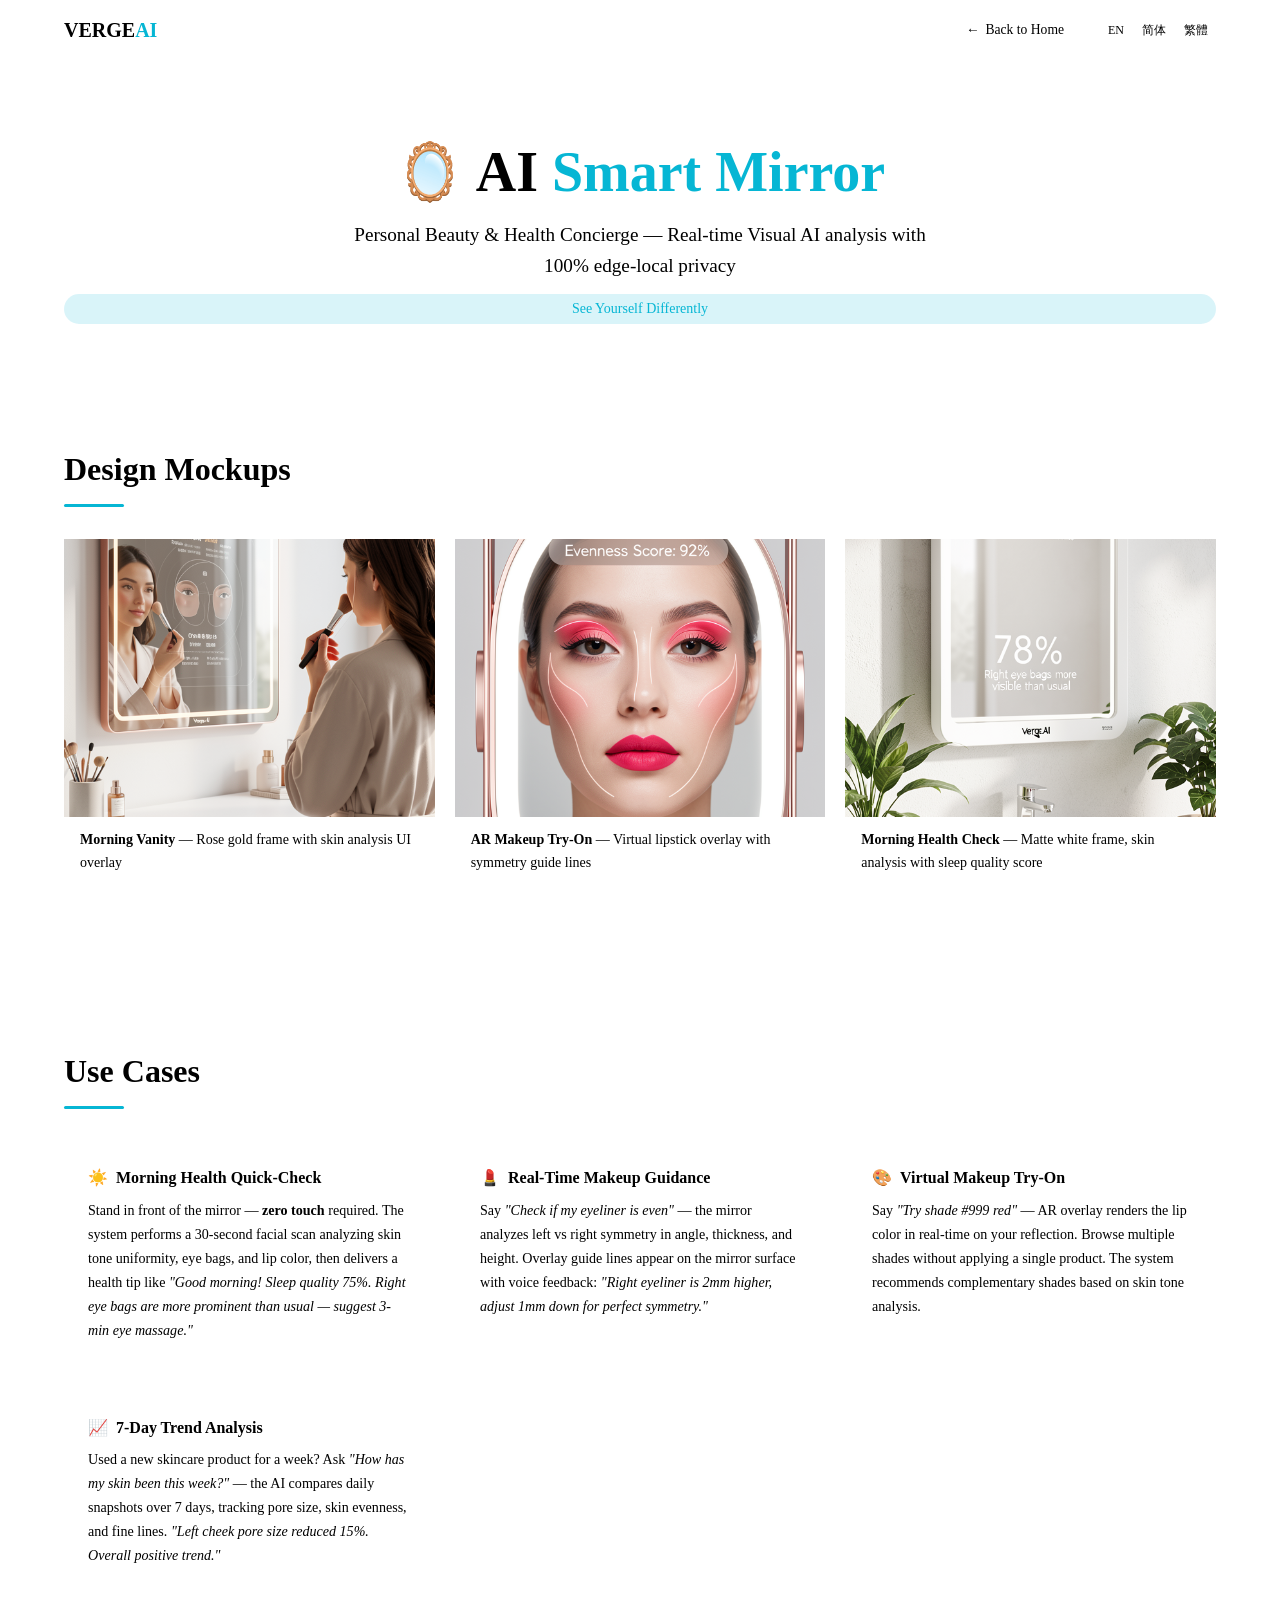
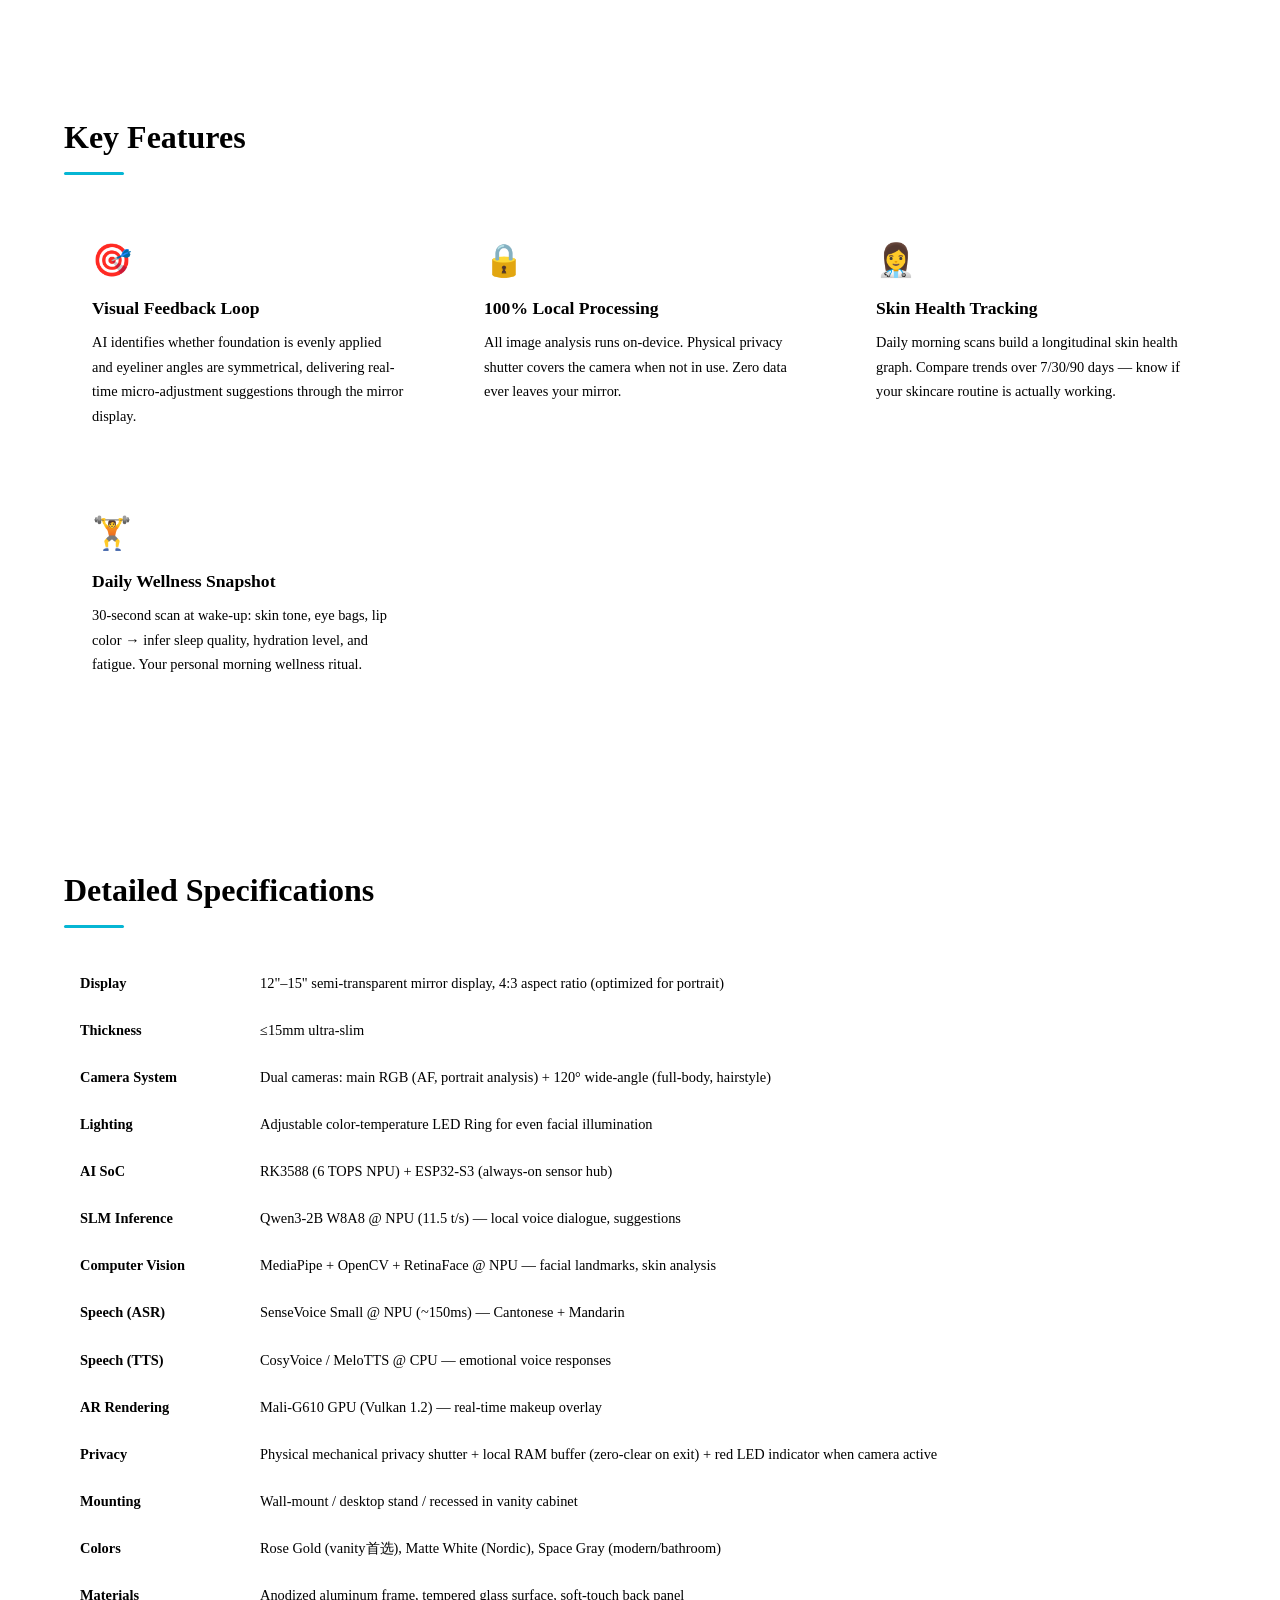
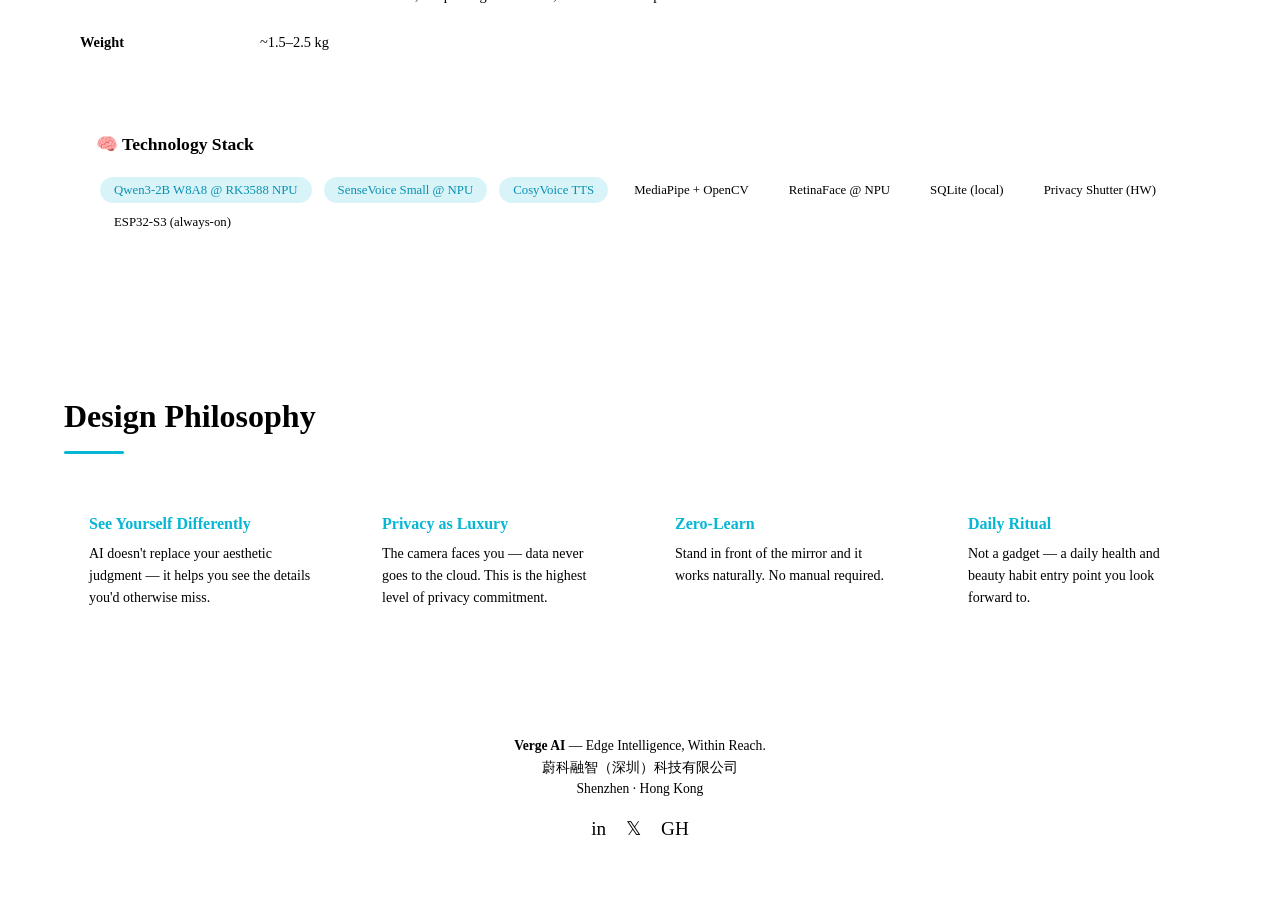
<file: catalogue-smart-mirror.html>
<!DOCTYPE html>
<html>
<head>
<meta charset="UTF-8">
<meta name="viewport" content="width=device-width, initial-scale=1.0">
<meta name="robots" content="index, follow">
<meta http-equiv="Permissions-Policy" content="camera=(), microphone=(), geolocation=()">
<title>Verge AI Smart Mirror — Product Catalogue</title>
<meta name="description" content="Verge AI Smart Mirror — AI-powered vanity mirror with real-time skin analysis, makeup AR try-on, and smart daily briefings. 100% local, privacy-first edge AI.">
<!-- Open Graph -->
<meta property="og:type" content="product">
<meta property="og:url" content="https://www.vergeai.net/catalogue-smart-mirror.html">
<meta property="og:site_name" content="Verge AI">
<meta property="og:title" content="Verge AI Smart Mirror — Edge AI Vanity Product">
<meta property="og:description" content="AI-powered smart mirror with real-time skin analysis, makeup AR try-on, and smart daily briefings. 100% local, privacy-first.">
<meta property="og:image" content="https://www.vergeai.net/logo.png">
<meta property="og:locale" content="en_US">
<!-- Twitter Card -->
<meta name="twitter:card" content="summary_large_image">
<meta name="twitter:title" content="Verge AI Smart Mirror — Edge AI Vanity Product">
<meta name="twitter:description" content="AI-powered smart mirror with real-time skin analysis, makeup AR try-on, and smart daily briefings.">
<meta name="twitter:image" content="https://www.vergeai.net/logo.png">
<!-- Canonical & hreflang -->
<link rel="canonical" href="https://www.vergeai.net/catalogue-smart-mirror.html">
<link rel="alternate" hreflang="en" href="https://www.vergeai.net/catalogue-smart-mirror.html">
<link rel="alternate" hreflang="zh-Hans" href="https://www.vergeai.net/catalogue-smart-mirror.html">
<link rel="alternate" hreflang="zh-Hant" href="https://www.vergeai.net/catalogue-smart-mirror.html">
<link rel="alternate" hreflang="x-default" href="https://www.vergeai.net/catalogue-smart-mirror.html">
<link rel="icon" type="image/svg+xml" href="/favicon.svg">
<!-- Common catalogue styles -->
<link rel="stylesheet" href="css/catalogue-common.css">
<!-- Product-specific styles -->
<style>
:root{
  --accent:#06b6d4;--accent-dark:#0891b2;--accent-light:rgba(6,182,212,0.2);
  --accent-bg:rgba(6,182,212,0.15);
  --hero-bg:linear-gradient(135deg,var(--slate-900),#0d1b2a);
}
.hero h1 span{color:var(--accent)}
.hero .tagline{background:var(--accent-bg);color:var(--accent)}
.back-btn:hover{border-color:var(--accent);color:var(--accent-dark)}
section h2::after,.philosophy h2::after{background:var(--accent)}
.phil-card h4{color:var(--accent)}
.use-case-item h3 .phase{color:var(--accent)}
.mockup-card:hover{border-color:var(--accent)}
.tech-stack .tag.highlight{border-color:var(--accent);color:var(--accent-dark);background:var(--accent-bg)}
.product-card,.pillar,a,.back-btn,.lang-btn,.mockup-card,.use-case-item,.feature-card,.tech-item,.contact-card{touch-action:manipulation}
</style>
</head>
<body>

<!-- Skip to main content -->
<a href="#main-content" class="skip-link">Skip to content</a>

<nav>
  <div class="container">
    <div class="logo">VERGE<span>AI</span></div>
    <div style="display:flex;align-items:center;gap:10px">
      <a href="index.html" class="back-btn">← <span data-lang="en">Back to Home</span><span data-lang="zh-hans">返回首页</span><span data-lang="zh-hant">返回首頁</span></a>
      <div class="nav-lang">
        <button class="lang-btn" data-lang="en" onclick="switchLang('en')">EN</button>
        <button class="lang-btn" data-lang="zh-hans" onclick="switchLang('zh-hans')">简体</button>
        <button class="lang-btn" data-lang="zh-hant" onclick="switchLang('zh-hant')">繁體</button>
      </div>
    </div>
  </div>
</nav>

<section class="hero" id="main-content">
  <div class="container">
    <h1 data-lang="en" class="d-block">🪞 AI <span>Smart Mirror</span></h1>
    <h1 data-lang="zh-hans" class="d-block">🪞 智慧 <span>美妆镜</span></h1>
    <h1 data-lang="zh-hant" class="d-block">🪞 智慧 <span>美妝鏡</span></h1>
    <div class="subtitle d-block" data-lang="en">Personal Beauty &amp; Health Concierge — Real-time Visual AI analysis with 100% edge-local privacy</div>
    <div class="subtitle d-block" data-lang="zh-hans">个人美容与健康管家 — 实时视觉AI分析，100%边缘本地隐私保护</div>
    <div class="subtitle d-block" data-lang="zh-hant">個人美容與健康管家 — 即時視覺AI分析，100%邊緣本地隱私保護</div>
    <div class="tagline d-block" data-lang="en">See Yourself Differently</div>
    <div class="tagline d-block" data-lang="zh-hans">看见不一样的自己</div>
    <div class="tagline d-block" data-lang="zh-hant">看見不一樣的自己</div>
  </div>
</section>

<section>
  <div class="container">
    <h2 data-lang="en" class="d-block">Design Mockups</h2>
    <h2 data-lang="zh-hans" class="d-block">设计预览</h2>
    <h2 data-lang="zh-hant" class="d-block">設計預覽</h2>
    <div class="mockup-grid">
      <div class="mockup-card">
        <img src="mockups/smart-mirror/smart-mirror-1-vanity.jpg" alt="Vanity Setup" loading="lazy" onerror="this.outerHTML='<div style=background:var(--slate-100);height:200px;display:flex;align-items:center;justify-content:center;color:var(--slate-400);font-size:0.9rem>Mockup: Vanity Setup</div>'">
        <div class="caption"><span data-lang="en"><strong>Morning Vanity</strong> — Rose gold frame with skin analysis UI overlay</span><span data-lang="zh-hans"><strong>晨间梳妆</strong> — 玫瑰金框搭配皮肤分析UI界面</span><span data-lang="zh-hant"><strong>晨間梳妝</strong> — 玫瑰金框搭配皮膚分析UI界面</span></div>
      </div>
      <div class="mockup-card">
        <img src="mockups/smart-mirror/smart-mirror-2-makeup-ar.jpg" alt="AR Makeup" loading="lazy" onerror="this.outerHTML='<div style=background:var(--slate-100);height:200px;display:flex;align-items:center;justify-content:center;color:var(--slate-400);font-size:0.9rem>Mockup: AR Makeup</div>'">
        <div class="caption"><span data-lang="en"><strong>AR Makeup Try-On</strong> — Virtual lipstick overlay with symmetry guide lines</span><span data-lang="zh-hans"><strong>AR试妆</strong> — 虚拟口红叠加与对称引导线</span><span data-lang="zh-hant"><strong>AR試妝</strong> — 虛擬口紅疊加與對稱引導線</span></div>
      </div>
      <div class="mockup-card">
        <img src="mockups/smart-mirror/smart-mirror-3-bathroom-health.jpg" alt="Health Check" loading="lazy" onerror="this.outerHTML='<div style=background:var(--slate-100);height:200px;display:flex;align-items:center;justify-content:center;color:var(--slate-400);font-size:0.9rem>Mockup: Health Check</div>'">
        <div class="caption"><span data-lang="en"><strong>Morning Health Check</strong> — Matte white frame, skin analysis with sleep quality score</span><span data-lang="zh-hans"><strong>晨间健康检测</strong> — 哑光白色边框，皮肤分析与睡眠质量评分</span><span data-lang="zh-hant"><strong>晨間健康檢測</strong> — 啞光白色邊框，皮膚分析與睡眠品質評分</span></div>
      </div>
    </div>
  </div>
</section>

<section style="background:var(--slate-50)">
  <div class="container">
    <h2 data-lang="en" class="d-block">Use Cases</h2>
    <h2 data-lang="zh-hans" class="d-block">使用场景</h2>
    <h2 data-lang="zh-hant" class="d-block">使用場景</h2>
    <div class="use-case">
      <div class="use-case-item">
        <h3 data-lang="en" class="d-block"><span class="phase">☀️</span>Morning Health Quick-Check</h3>
        <h3 data-lang="zh-hans" class="d-block"><span class="phase">☀️</span>晨间快速健康检查</h3>
        <h3 data-lang="zh-hant" class="d-block"><span class="phase">☀️</span>晨間快速健康檢查</h3>
        <p data-lang="en" class="d-block">Stand in front of the mirror — <strong>zero touch</strong> required. The system performs a 30-second facial scan analyzing skin tone uniformity, eye bags, and lip color, then delivers a health tip like <em>"Good morning! Sleep quality 75%. Right eye bags are more prominent than usual — suggest 3-min eye massage."</em></p>
        <p data-lang="zh-hans" class="d-block">站在镜子前 — 无需任何操作。系统进行30秒面部扫描，分析肤色均匀度、眼袋和唇色，然后提供健康建议，如<em>"早上好！睡眠质量75%。右眼袋比平时更明显 — 建议进行3分钟眼部按摩。"</em></p>
        <p data-lang="zh-hant" class="d-block">站在鏡子前 — 無需任何操作。系統進行30秒面部掃描，分析膚色均勻度、眼袋和唇色，然後提供健康建議，如<em>"早安！睡眠品質75%。右眼袋比平時更明顯 — 建議進行3分鐘眼部按摩。"</em></p>
      </div>
      <div class="use-case-item">
        <h3 data-lang="en" class="d-block"><span class="phase">💄</span>Real-Time Makeup Guidance</h3>
        <h3 data-lang="zh-hans" class="d-block"><span class="phase">💄</span>实时化妆指导</h3>
        <h3 data-lang="zh-hant" class="d-block"><span class="phase">💄</span>即時化妝指導</h3>
        <p data-lang="en" class="d-block">Say <em>"Check if my eyeliner is even"</em> — the mirror analyzes left vs right symmetry in angle, thickness, and height. Overlay guide lines appear on the mirror surface with voice feedback: <em>"Right eyeliner is 2mm higher, adjust 1mm down for perfect symmetry."</em></p>
        <p data-lang="zh-hans" class="d-block">说<em>"检查我的眼线是否对称"</em> — 镜子分析左右眼线在角度、粗细和高度上的对称性。镜面会叠加引导线并伴有语音反馈：<em>"右眼线高出2毫米，向下调整1毫米即可完美对称。"</em></p>
        <p data-lang="zh-hant" class="d-block">說<em>"檢查我的眼線是否對稱"</em> — 鏡子分析左右眼線在角度、粗細和高度上的對稱性。鏡面會疊加引導線並伴有語音反饋：<em>"右眼線高出2毫米，向下調整1毫米即可完美對稱。"</em></p>
      </div>
      <div class="use-case-item">
        <h3 data-lang="en" class="d-block"><span class="phase">🎨</span>Virtual Makeup Try-On</h3>
        <h3 data-lang="zh-hans" class="d-block"><span class="phase">🎨</span>虚拟试妆</h3>
        <h3 data-lang="zh-hant" class="d-block"><span class="phase">🎨</span>虛擬試妝</h3>
        <p data-lang="en" class="d-block">Say <em>"Try shade #999 red"</em> — AR overlay renders the lip color in real-time on your reflection. Browse multiple shades without applying a single product. The system recommends complementary shades based on skin tone analysis.</p>
        <p data-lang="zh-hans" class="d-block">说<em>"试试#999号红色"</em> — AR叠加效果实时渲染唇色到你倒影上。无需涂抹任何产品即可浏览多种色号。系统会根据肤色分析推荐搭配色号。</p>
        <p data-lang="zh-hant" class="d-block">說<em>"試試#999號紅色"</em> — AR疊加效果實時渲染唇色到你倒影上。無需塗抹任何產品即可瀏覽多種色號。系統會根據膚色分析推薦搭配色號。</p>
      </div>
      <div class="use-case-item">
        <h3 data-lang="en" class="d-block"><span class="phase">📈</span>7-Day Trend Analysis</h3>
        <h3 data-lang="zh-hans" class="d-block"><span class="phase">📈</span>七日趋势分析</h3>
        <h3 data-lang="zh-hant" class="d-block"><span class="phase">📈</span>七日趨勢分析</h3>
        <p data-lang="en" class="d-block">Used a new skincare product for a week? Ask <em>"How has my skin been this week?"</em> — the AI compares daily snapshots over 7 days, tracking pore size, skin evenness, and fine lines. <em>"Left cheek pore size reduced 15%. Overall positive trend."</em></p>
        <p data-lang="zh-hans" class="d-block">用了一周新的护肤品？问<em>"我的皮肤这周怎么样？"</em> — AI比较过去7天的每日快照，追踪毛孔大小、皮肤均匀度和细纹。<em>"左脸颊毛孔缩小15%。整体趋势向好。"</em></p>
        <p data-lang="zh-hant" class="d-block">用了一週新的護膚品？問<em>"我的皮膚這週怎麼樣？"</em> — AI比較過去7天的每日快照，追蹤毛孔大小、皮膚均勻度和細紋。<em>"左臉頰毛孔縮小15%。整體趨勢向好。"</em></p>
      </div>
    </div>
  </div>
</section>

<section>
  <div class="container">
    <h2 data-lang="en" class="d-block">Key Features</h2>
    <h2 data-lang="zh-hans" class="d-block">核心功能</h2>
    <h2 data-lang="zh-hant" class="d-block">核心功能</h2>
    <div class="feature-grid">
      <div class="feature-card">
        <div class="icon">🎯</div>
        <h3 data-lang="en" class="d-block">Visual Feedback Loop</h3>
        <h3 data-lang="zh-hans" class="d-block">视觉反馈闭环</h3>
        <h3 data-lang="zh-hant" class="d-block">視覺反饋閉環</h3>
        <p data-lang="en" class="d-block">AI identifies whether foundation is evenly applied and eyeliner angles are symmetrical, delivering real-time micro-adjustment suggestions through the mirror display.</p>
        <p data-lang="zh-hans" class="d-block">AI识别粉底是否涂抹均匀、眼线角度是否对称，通过镜面显示屏提供实时微调建议。</p>
        <p data-lang="zh-hant" class="d-block">AI識別粉底是否塗抹均勻、眼線角度是否對稱，透過鏡面顯示屏提供即時微調建議。</p>
      </div>
      <div class="feature-card">
        <div class="icon">🔒</div>
        <h3 data-lang="en" class="d-block">100% Local Processing</h3>
        <h3 data-lang="zh-hans" class="d-block">100%本地处理</h3>
        <h3 data-lang="zh-hant" class="d-block">100%本地處理</h3>
        <p data-lang="en" class="d-block">All image analysis runs on-device. Physical privacy shutter covers the camera when not in use. Zero data ever leaves your mirror.</p>
        <p data-lang="zh-hans" class="d-block">所有图像分析均在设备本地运行。物理隐私遮罩在不使用时覆盖摄像头。零数据离开你的镜子。</p>
        <p data-lang="zh-hant" class="d-block">所有圖像分析均在設備本地運行。物理隱私遮罩在不使用時覆蓋攝像頭。零數據離開你的鏡子。</p>
      </div>
      <div class="feature-card">
        <div class="icon">👩‍⚕️</div>
        <h3 data-lang="en" class="d-block">Skin Health Tracking</h3>
        <h3 data-lang="zh-hans" class="d-block">皮肤健康追踪</h3>
        <h3 data-lang="zh-hant" class="d-block">皮膚健康追蹤</h3>
        <p data-lang="en" class="d-block">Daily morning scans build a longitudinal skin health graph. Compare trends over 7/30/90 days — know if your skincare routine is actually working.</p>
        <p data-lang="zh-hans" class="d-block">每日晨间扫描建立皮肤健康趋势图。比较7/30/90天的数据 — 了解你的护肤程序是否真正有效。</p>
        <p data-lang="zh-hant" class="d-block">每日晨間掃描建立皮膚健康趨勢圖。比較7/30/90天的數據 — 了解你的護膚程序是否真正有效。</p>
      </div>
      <div class="feature-card">
        <div class="icon">🏋️</div>
        <h3 data-lang="en" class="d-block">Daily Wellness Snapshot</h3>
        <h3 data-lang="zh-hans" class="d-block">每日健康快照</h3>
        <h3 data-lang="zh-hant" class="d-block">每日健康快照</h3>
        <p data-lang="en" class="d-block">30-second scan at wake-up: skin tone, eye bags, lip color → infer sleep quality, hydration level, and fatigue. Your personal morning wellness ritual.</p>
        <p data-lang="zh-hans" class="d-block">起床后30秒扫描：肤色、眼袋、唇色 → 推断睡眠质量、水分水平和疲劳程度。你的个人晨间健康仪式。</p>
        <p data-lang="zh-hant" class="d-block">起床後30秒掃描：膚色、眼袋、唇色 → 推斷睡眠品質、水分水平和疲勞程度。你的個人晨間健康儀式。</p>
      </div>
    </div>
  </div>
</section>

<section style="background:var(--slate-50)">
  <div class="container">
    <h2 data-lang="en" class="d-block">Detailed Specifications</h2>
    <h2 data-lang="zh-hans" class="d-block">详细规格</h2>
    <h2 data-lang="zh-hant" class="d-block">詳細規格</h2>
    <table class="specs">
      <tr><td><span data-lang="en">Display</span><span data-lang="zh-hans">显示屏</span><span data-lang="zh-hant">顯示屏</span></td><td>12"–15" semi-transparent mirror display, 4:3 aspect ratio (optimized for portrait)</td></tr>
      <tr><td><span data-lang="en">Thickness</span><span data-lang="zh-hans">厚度</span><span data-lang="zh-hant">厚度</span></td><td>≤15mm ultra-slim</td></tr>
      <tr><td><span data-lang="en">Camera System</span><span data-lang="zh-hans">摄像系统</span><span data-lang="zh-hant">攝像系統</span></td><td>Dual cameras: main RGB (AF, portrait analysis) + 120° wide-angle (full-body, hairstyle)</td></tr>
      <tr><td><span data-lang="en">Lighting</span><span data-lang="zh-hans">照明系统</span><span data-lang="zh-hant">照明系統</span></td><td>Adjustable color-temperature LED Ring for even facial illumination</td></tr>
      <tr><td><span data-lang="en">AI SoC</span><span data-lang="zh-hans">AI芯片</span><span data-lang="zh-hant">AI芯片</span></td><td>RK3588 (6 TOPS NPU) + ESP32-S3 (always-on sensor hub)</td></tr>
      <tr><td><span data-lang="en">SLM Inference</span><span data-lang="zh-hans">小模型推理</span><span data-lang="zh-hant">小模型推理</span></td><td>Qwen3-2B W8A8 @ NPU (11.5 t/s) — local voice dialogue, suggestions</td></tr>
      <tr><td><span data-lang="en">Computer Vision</span><span data-lang="zh-hans">计算机视觉</span><span data-lang="zh-hant">計算機視覺</span></td><td>MediaPipe + OpenCV + RetinaFace @ NPU — facial landmarks, skin analysis</td></tr>
      <tr><td><span data-lang="en">Speech (ASR)</span><span data-lang="zh-hans">语音识别</span><span data-lang="zh-hant">語音識別</span></td><td>SenseVoice Small @ NPU (~150ms) — Cantonese + Mandarin</td></tr>
      <tr><td><span data-lang="en">Speech (TTS)</span><span data-lang="zh-hans">语音合成</span><span data-lang="zh-hant">語音合成</span></td><td>CosyVoice / MeloTTS @ CPU — emotional voice responses</td></tr>
      <tr><td><span data-lang="en">AR Rendering</span><span data-lang="zh-hans">AR渲染</span><span data-lang="zh-hant">AR渲染</span></td><td>Mali-G610 GPU (Vulkan 1.2) — real-time makeup overlay</td></tr>
      <tr><td><span data-lang="en">Privacy</span><span data-lang="zh-hans">隐私保护</span><span data-lang="zh-hant">隱私保護</span></td><td>Physical mechanical privacy shutter + local RAM buffer (zero-clear on exit) + red LED indicator when camera active</td></tr>
      <tr><td><span data-lang="en">Mounting</span><span data-lang="zh-hans">安装方式</span><span data-lang="zh-hant">安裝方式</span></td><td>Wall-mount / desktop stand / recessed in vanity cabinet</td></tr>
      <tr><td><span data-lang="en">Colors</span><span data-lang="zh-hans">颜色</span><span data-lang="zh-hant">顏色</span></td><td>Rose Gold (vanity首选), Matte White (Nordic), Space Gray (modern/bathroom)</td></tr>
      <tr><td><span data-lang="en">Materials</span><span data-lang="zh-hans">材质</span><span data-lang="zh-hant">材質</span></td><td>Anodized aluminum frame, tempered glass surface, soft-touch back panel</td></tr>
      <tr><td><span data-lang="en">Weight</span><span data-lang="zh-hans">重量</span><span data-lang="zh-hant">重量</span></td><td>~1.5–2.5 kg</td></tr>
    </table>

    <div class="tech-stack">
      <h3>🧠 <span data-lang="en">Technology Stack</span><span data-lang="zh-hans">技术栈</span><span data-lang="zh-hant">技術棧</span></h3>
      <span class="tag highlight">Qwen3-2B W8A8 @ RK3588 NPU</span>
      <span class="tag highlight">SenseVoice Small @ NPU</span>
      <span class="tag highlight">CosyVoice TTS</span>
      <span class="tag">MediaPipe + OpenCV</span>
      <span class="tag">RetinaFace @ NPU</span>
      <span class="tag">SQLite (local)</span>
      <span class="tag">Privacy Shutter (HW)</span>
      <span class="tag">ESP32-S3 (always-on)</span>
    </div>
  </div>
</section>

<section class="philosophy">
  <div class="container">
    <h2 data-lang="en" class="d-block">Design Philosophy</h2>
    <h2 data-lang="zh-hans" class="d-block">设计理念</h2>
    <h2 data-lang="zh-hant" class="d-block">設計理念</h2>
    <div class="philosophy-grid">
      <div class="phil-card">
        <h4 data-lang="en" class="d-block">See Yourself Differently</h4>
        <h4 data-lang="zh-hans" class="d-block">看见不一样的自己</h4>
        <h4 data-lang="zh-hant" class="d-block">看見不一樣的自己</h4>
        <p data-lang="en" class="d-block">AI doesn't replace your aesthetic judgment — it helps you see the details you'd otherwise miss.</p>
        <p data-lang="zh-hans" class="d-block">AI不会取代你的审美判断 — 它帮你看到平时容易忽略的细节。</p>
        <p data-lang="zh-hant" class="d-block">AI不會取代你的審美判斷 — 它幫你看到平時容易忽略的細節。</p>
      </div>
      <div class="phil-card">
        <h4 data-lang="en" class="d-block">Privacy as Luxury</h4>
        <h4 data-lang="zh-hans" class="d-block">隐私即奢华</h4>
        <h4 data-lang="zh-hant" class="d-block">隱私即奢華</h4>
        <p data-lang="en" class="d-block">The camera faces you — data never goes to the cloud. This is the highest level of privacy commitment.</p>
        <p data-lang="zh-hans" class="d-block">摄像头对着你 — 数据从未上传云端。这是最高级别的隐私承诺。</p>
        <p data-lang="zh-hant" class="d-block">攝像頭對著你 — 數據從未上傳雲端。這是最高級別的隱私承諾。</p>
      </div>
      <div class="phil-card">
        <h4 data-lang="en" class="d-block">Zero-Learn</h4>
        <h4 data-lang="zh-hans" class="d-block">零学习成本</h4>
        <h4 data-lang="zh-hant" class="d-block">零學習成本</h4>
        <p data-lang="en" class="d-block">Stand in front of the mirror and it works naturally. No manual required.</p>
        <p data-lang="zh-hans" class="d-block">站在镜子前即可自然使用，无需说明书。</p>
        <p data-lang="zh-hant" class="d-block">站在鏡子前即可自然使用，無需說明書。</p>
      </div>
      <div class="phil-card">
        <h4 data-lang="en" class="d-block">Daily Ritual</h4>
        <h4 data-lang="zh-hans" class="d-block">每日仪式</h4>
        <h4 data-lang="zh-hant" class="d-block">每日儀式</h4>
        <p data-lang="en" class="d-block">Not a gadget — a daily health and beauty habit entry point you look forward to.</p>
        <p data-lang="zh-hans" class="d-block">不是小工具 — 是你期待每天使用的健康美容习惯入口。</p>
        <p data-lang="zh-hant" class="d-block">不是小工具 — 是你期待每天使用的健康美容習慣入口。</p>
      </div>
    </div>
  </div>
</section>

<footer>
  <div class="container">
    <strong>Verge AI</strong> — <span data-lang="en">Edge Intelligence, Within Reach.</span><span data-lang="zh-hans">触手可及的边缘智能。</span><span data-lang="zh-hant">觸手可及的邊緣智能。</span><br>
    蔚科融智（深圳）科技有限公司<br>
    <span data-lang="en">Shenzhen · Hong Kong</span><span data-lang="zh-hans">深圳 · 香港</span><span data-lang="zh-hant">深圳 · 香港</span>
    <div class="footer-socials">
      <a href="#" aria-label="LinkedIn" title="LinkedIn (placeholder)">in</a>
      <a href="#" aria-label="Twitter / X" title="Twitter / X (placeholder)">𝕏</a>
      <a href="#" aria-label="GitHub" title="GitHub (placeholder)">GH</a>
    </div>
  </div>
</footer>

<script>
function switchLang(lang) {
  document.documentElement.lang = lang;
  localStorage.setItem('verge-lang', lang);
  document.querySelectorAll('.lang-btn').forEach(function(btn) {
    btn.classList.toggle('active', btn.getAttribute('data-lang') === lang);
  });
}
(function() {
  var saved = localStorage.getItem('verge-lang');
  if (saved) { switchLang(saved); return; }
  var navLang = (navigator.language || '').toLowerCase();
  if (navLang.startsWith('zh')) {
    if (navLang === 'zh-hant' || navLang === 'zh-tw' || navLang === 'zh-hk' || navLang === 'zh-mo') {
      switchLang('zh-hant');
    } else {
      switchLang('zh-hans');
    }
  } else {
    switchLang('en');
  }
})();
</script>

</body>
</html>
</file>
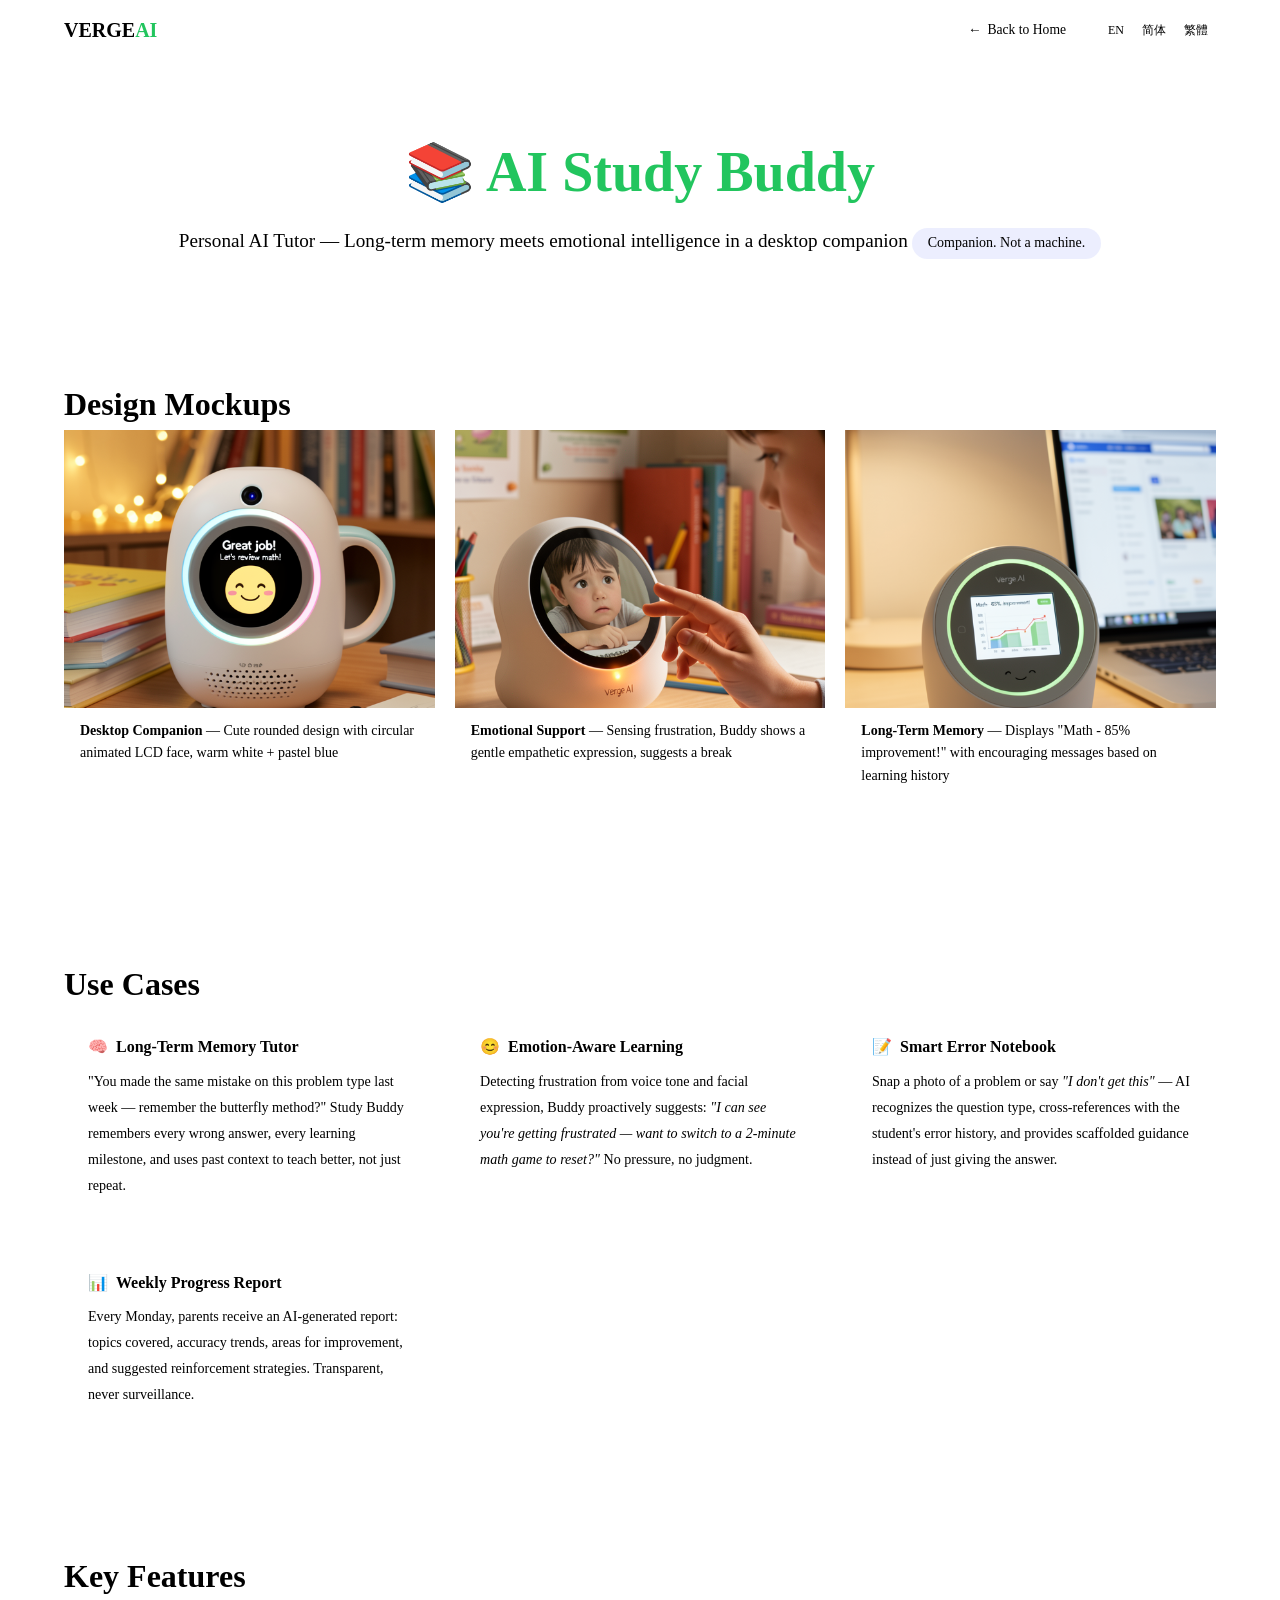
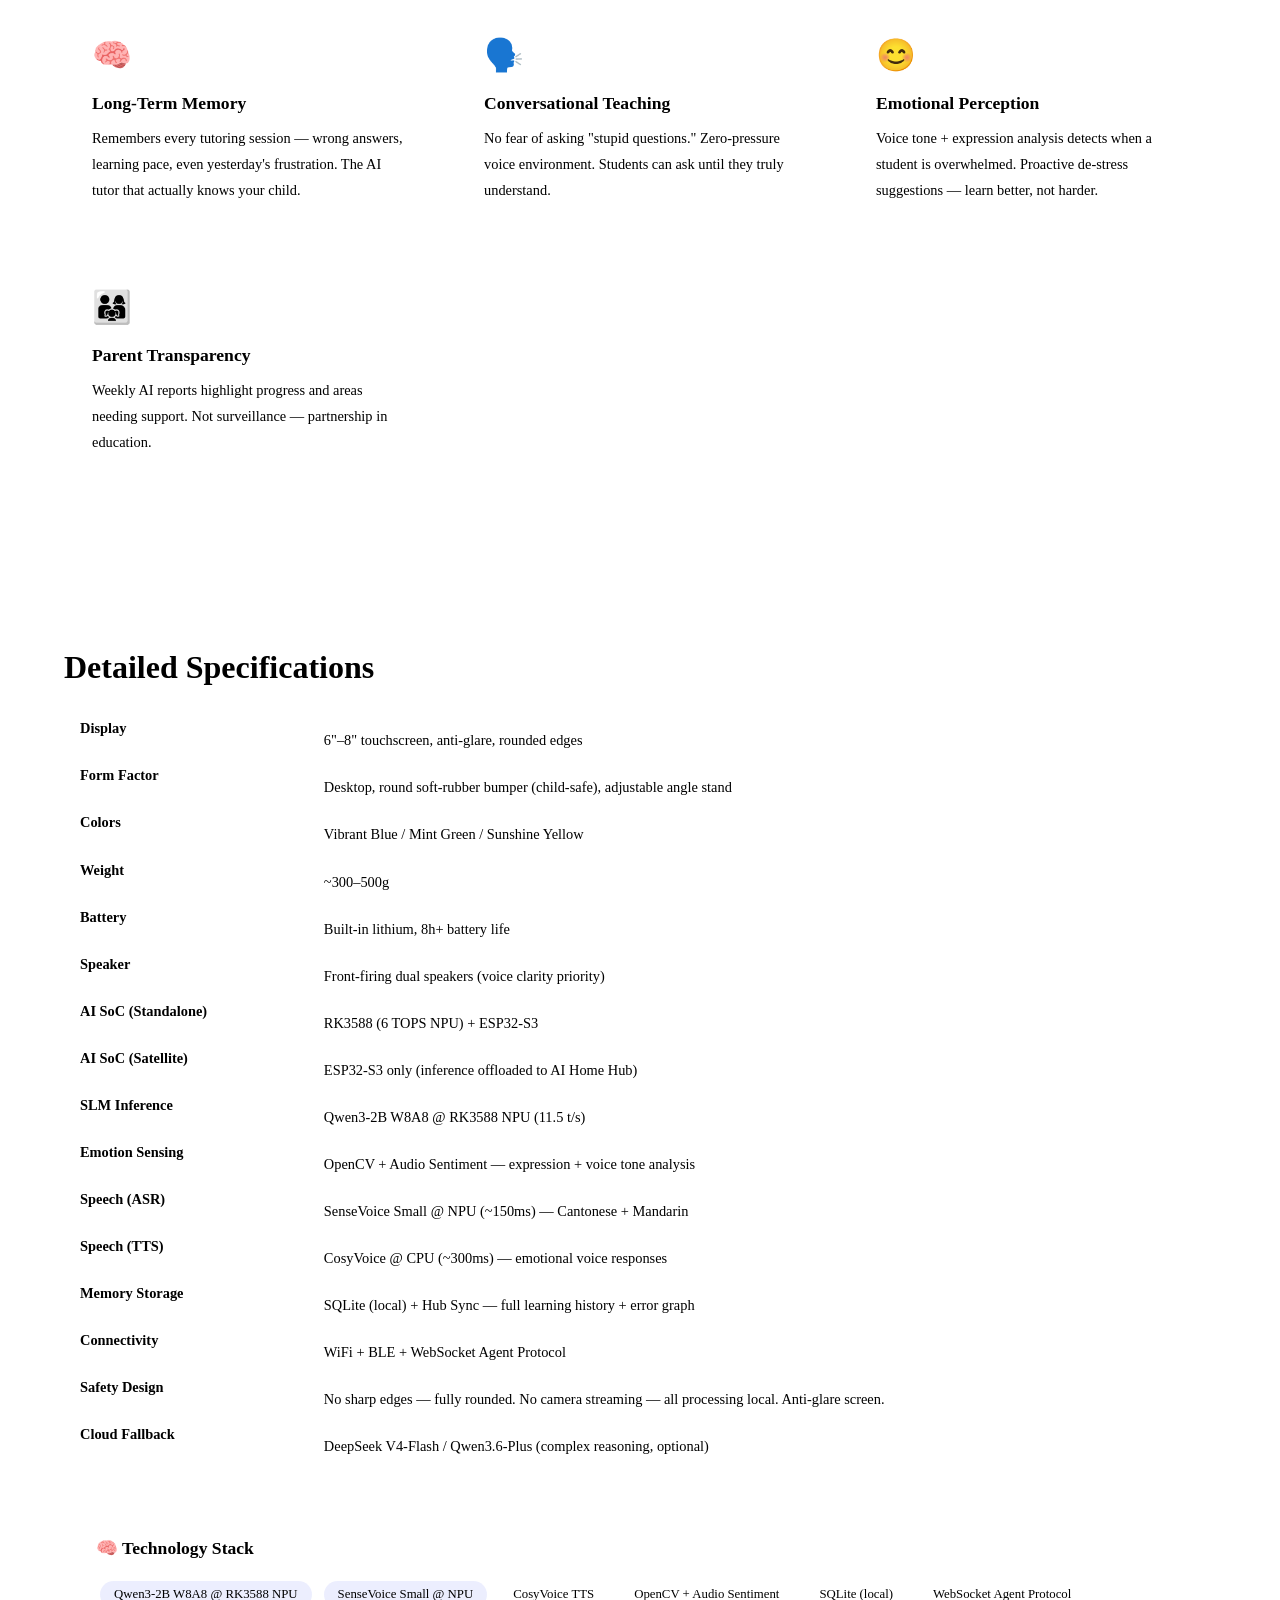
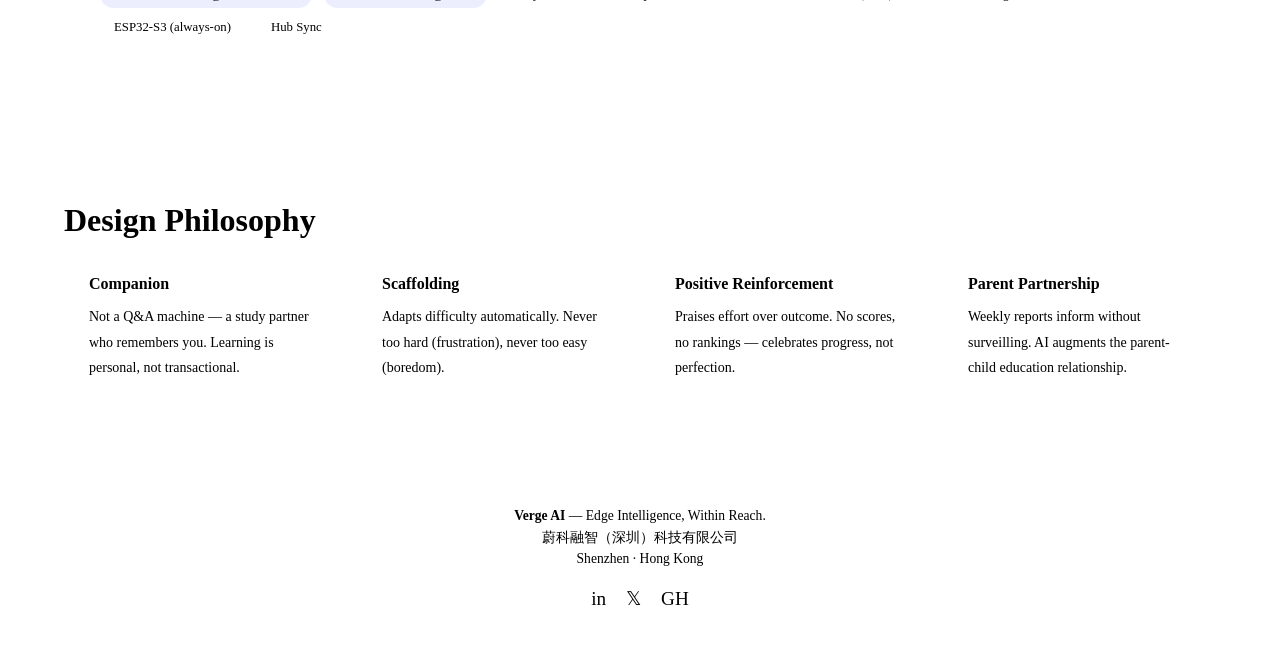
<file: catalogue-study-buddy.html>
<!DOCTYPE html>
<html>
<head>
<meta charset="UTF-8">
<meta name="viewport" content="width=device-width, initial-scale=1.0">
<meta name="robots" content="index, follow">
<meta http-equiv="Permissions-Policy" content="camera=(), microphone=(), geolocation=()">
<title>Verge AI Study Buddy — Product Catalogue</title>
<meta name="description" content="Verge AI Study Buddy — Personal AI tutor with long-term memory and emotional intelligence. A desktop learning companion that remembers every milestone.">
<!-- Open Graph -->
<meta property="og:type" content="product">
<meta property="og:url" content="https://www.vergeai.net/catalogue-study-buddy.html">
<meta property="og:site_name" content="Verge AI">
<meta property="og:title" content="Verge AI Study Buddy — Edge AI Tutor Companion">
<meta property="og:description" content="Personal AI tutor with long-term memory and emotional intelligence. A desktop learning companion that remembers every milestone.">
<meta property="og:image" content="https://www.vergeai.net/logo.png">
<meta property="og:locale" content="en_US">
<!-- Twitter Card -->
<meta name="twitter:card" content="summary_large_image">
<meta name="twitter:title" content="Verge AI Study Buddy — Edge AI Tutor Companion">
<meta name="twitter:description" content="Personal AI tutor with long-term memory and emotional intelligence. A desktop learning companion.">
<meta name="twitter:image" content="https://www.vergeai.net/logo.png">
<!-- Canonical & hreflang -->
<link rel="canonical" href="https://www.vergeai.net/catalogue-study-buddy.html">
<link rel="alternate" hreflang="en" href="https://www.vergeai.net/catalogue-study-buddy.html">
<link rel="alternate" hreflang="zh-Hans" href="https://www.vergeai.net/catalogue-study-buddy.html">
<link rel="alternate" hreflang="zh-Hant" href="https://www.vergeai.net/catalogue-study-buddy.html">
<link rel="alternate" hreflang="x-default" href="https://www.vergeai.net/catalogue-study-buddy.html">
<link rel="icon" type="image/svg+xml" href="/favicon.svg">
<!-- JSON-LD Structured Data -->
<script type="application/ld+json">
{
  "@context": "https://schema.org",
  "@type": "Product",
  "name": "Verge AI Study Buddy",
  "description": "Personal AI tutor with long-term memory and emotional intelligence. A desktop learning companion that remembers every milestone.",
  "brand": { "@type": "Brand", "name": "Verge AI" },
  "url": "https://www.vergeai.net/catalogue-study-buddy.html"
}
</script>
<link rel="preconnect" href="https://fonts.googleapis.com">
<link href="https://fonts.googleapis.com/css2?family=Space+Grotesk:wght@300;400;500;600;700&family=Inter:wght@300;400;500;600;700&display=swap" rel="stylesheet">
<!-- Common catalogue styles -->
<link rel="stylesheet" href="css/catalogue-common.css">
<!-- Product-specific styles -->
<style>
:root{
  --accent:#22c55e;--accent-dark:#16a34a;--accent-light:rgba(34,197,94,0.2);
  --accent-bg:rgba(129,140,248,0.15);
  --hero-bg:linear-gradient(135deg,#0a1628,var(--slate-900));
}
.hero h1 span{color:var(--accent)}
.hero .tagline{background:var(--accent-bg);color:var(--indigo)}
.back-btn:hover{border-color:var(--accent);color:var(--accent-dark)}
section h2::after,.philosophy h2::after{background:var(--indigo)}
.phil-card h4{color:var(--indigo)}
.use-case-item h3 .phase{color:var(--indigo)}
.mockup-card:hover{border-color:var(--indigo)}
.tech-stack .tag.highlight{border-color:var(--indigo);color:var(--indigo-dark);background:var(--accent-bg)}
.product-card,.pillar,a,.back-btn,.lang-btn,.mockup-card,.use-case-item,.feature-card,.tech-item,.contact-card{touch-action:manipulation}
</style>
</head>
<body>

<!-- Skip to main content -->
<a href="#main-content" class="skip-link">Skip to content</a>

<nav>
  <div class="container">
    <div class="logo">VERGE<span>AI</span></div>
    <div style="display:flex;align-items:center;gap:8px">
      <a href="index.html" class="back-btn">← <span data-lang="en">Back to Home</span><span data-lang="zh-hans">返回首页</span><span data-lang="zh-hant">返回首頁</span></a>
      <div class="nav-lang"><button class="lang-btn" data-lang="en" onclick="switchLang('en')">EN</button><button class="lang-btn" data-lang="zh-hans" onclick="switchLang('zh-hans')">简体</button><button class="lang-btn" data-lang="zh-hant" onclick="switchLang('zh-hant')">繁體</button></div>
    </div>
  </div>
</nav>

<section class="hero" id="main-content">
  <div class="container">
    <h1>📚 <span data-lang="en">AI <span style="color:var(--accent)">Study Buddy</span></span><span data-lang="zh-hans"><span style="color:var(--accent)">AI 学伴智能体</span></span><span data-lang="zh-hant"><span style="color:var(--accent)">AI 學伴智能體</span></span></h1>
    <div class="subtitle" data-lang="en">Personal AI Tutor — Long-term memory meets emotional intelligence in a desktop companion</div>
    <div class="subtitle" data-lang="zh-hans">个人AI家教 — 长期记忆与情感智能融合的桌面学习伴侣</div>
    <div class="subtitle" data-lang="zh-hant">個人AI家教 — 長期記憶與情感智能融合的桌面學習伴侶</div>
    <div class="tagline"><span data-lang="en">Companion. Not a machine.</span><span data-lang="zh-hans">伴侣，而非机器。</span><span data-lang="zh-hant">伴侶，而非機器。</span></div>
  </div>
</section>

<section>
  <div class="container">
    <h2 data-lang="en">Design Mockups</h2>
    <h2 data-lang="zh-hans">设计草图</h2>
    <h2 data-lang="zh-hant">設計草圖</h2>
    <div class="mockup-grid">
      <div class="mockup-card">
        <img src="mockups/study-buddy/study-1-desktop-companion.jpg" alt="Desktop Companion" loading="lazy" onerror="this.outerHTML='<div style=background:var(--slate-100);height:200px;display:flex;align-items:center;justify-content:center;color:var(--slate-400);font-size:0.9rem>Mockup: Desktop Companion</div>'">
        <div class="caption"><strong>Desktop Companion</strong> <span data-lang="en">— Cute rounded design with circular animated LCD face, warm white + pastel blue</span><span data-lang="zh-hans">— 圆润可爱设计，圆形动画LCD表情，暖白+淡蓝色</span><span data-lang="zh-hant">— 圓潤可愛設計，圓形動畫LCD表情，暖白+淡藍色</span></div>
      </div>
      <div class="mockup-card">
        <img src="mockups/study-buddy/study-2-emotional-support.jpg" alt="Emotional Support" loading="lazy" onerror="this.outerHTML='<div style=background:var(--slate-100);height:200px;display:flex;align-items:center;justify-content:center;color:var(--slate-400);font-size:0.9rem>Mockup: Emotional Support</div>'">
        <div class="caption"><strong>Emotional Support</strong> <span data-lang="en">— Sensing frustration, Buddy shows a gentle empathetic expression, suggests a break</span><span data-lang="zh-hans">— 感知到挫败情绪时，Buddy会露出温柔的共情表情并建议休息</span><span data-lang="zh-hant">— 感知到挫敗情緒時，Buddy會露出溫柔的共情表情並建議休息</span></div>
      </div>
      <div class="mockup-card">
        <img src="mockups/study-buddy/study-3-memory-progress.jpg" alt="Progress Tracking" loading="lazy" onerror="this.outerHTML='<div style=background:var(--slate-100);height:200px;display:flex;align-items:center;justify-content:center;color:var(--slate-400);font-size:0.9rem>Mockup: Progress Tracking</div>'">
        <div class="caption"><strong>Long-Term Memory</strong> <span data-lang="en">— Displays "Math - 85% improvement!" with encouraging messages based on learning history</span><span data-lang="zh-hans">— 显示"数学 - 进步85%！"及基于学习历史的鼓励信息</span><span data-lang="zh-hant">— 顯示"數學 - 進步85%！"及基於學習歷史的鼓勵信息</span></div>
      </div>
    </div>
  </div>
</section>

<section style="background:var(--slate-50)">
  <div class="container">
    <h2 data-lang="en">Use Cases</h2>
    <h2 data-lang="zh-hans">使用场景</h2>
    <h2 data-lang="zh-hant">使用場景</h2>
    <div class="use-case">
      <div class="use-case-item">
        <h3><span class="phase">🧠</span><span data-lang="en">Long-Term Memory Tutor</span><span data-lang="zh-hans">长期记忆辅导</span><span data-lang="zh-hant">長期記憶輔導</span></h3>
        <p data-lang="en">"You made the same mistake on this problem type last week — remember the butterfly method?" Study Buddy remembers every wrong answer, every learning milestone, and uses past context to teach better, not just repeat.</p>
        <p data-lang="zh-hans">"你上周在同一类问题上也犯了同样的错误——还记得蝴蝶法吗？" Study Buddy记住每一个错误答案、每一个学习里程碑，利用过往上下文进行更好的教学，而非简单重复。</p>
        <p data-lang="zh-hant">"你上週在同一類問題上也犯了同樣的錯誤——還記得蝴蝶法嗎？" Study Buddy記住每一個錯誤答案、每一個學習里程碑，利用過往上下文進行更好的教學，而非簡單重複。</p>
      </div>
      <div class="use-case-item">
        <h3><span class="phase">😊</span><span data-lang="en">Emotion-Aware Learning</span><span data-lang="zh-hans">情绪感知学习</span><span data-lang="zh-hant">情緒感知學習</span></h3>
        <p data-lang="en">Detecting frustration from voice tone and facial expression, Buddy proactively suggests: <em>"I can see you're getting frustrated — want to switch to a 2-minute math game to reset?"</em> No pressure, no judgment.</p>
        <p data-lang="zh-hans">Buddy通过语音语调和面部表情检测挫败感，主动建议：<em>"我看你有些沮丧——要不换个2分钟的数学游戏放松一下？"</em> 没有压力，没有评判。</p>
        <p data-lang="zh-hant">Buddy通過語音語調和面部表情檢測挫敗感，主動建議：<em>"我看你有些沮喪——要不要換個2分鐘的數學遊戲放鬆一下？"</em> 沒有壓力，沒有評判。</p>
      </div>
      <div class="use-case-item">
        <h3><span class="phase">📝</span><span data-lang="en">Smart Error Notebook</span><span data-lang="zh-hans">智能错题本</span><span data-lang="zh-hant">智能錯題本</span></h3>
        <p data-lang="en">Snap a photo of a problem or say <em>"I don't get this"</em> — AI recognizes the question type, cross-references with the student's error history, and provides scaffolded guidance instead of just giving the answer.</p>
        <p data-lang="zh-hans">拍下问题照片或说一声<em>"这题我不会"</em>——AI识别题型，关联学生过往错误历史，提供脚手架式引导而非直接给出答案。</p>
        <p data-lang="zh-hant">拍下問題照片或說一聲<em>"這題我不會"</em>——AI識別題型，關聯學生過往錯誤歷史，提供腳手架式引導而非直接給出答案。</p>
      </div>
      <div class="use-case-item">
        <h3><span class="phase">📊</span><span data-lang="en">Weekly Progress Report</span><span data-lang="zh-hans">每周进度报告</span><span data-lang="zh-hant">每週進度報告</span></h3>
        <p data-lang="en">Every Monday, parents receive an AI-generated report: topics covered, accuracy trends, areas for improvement, and suggested reinforcement strategies. Transparent, never surveillance.</p>
        <p data-lang="zh-hans">每周一家长收到AI生成的报告：涵盖知识点、准确率趋势、待提升领域及建议的强化策略。透明可见，绝非监视。</p>
        <p data-lang="zh-hant">每週一家長收到AI生成的報告：涵蓋知識點、準確率趨勢、待提升領域及建議的強化策略。透明可見，絕非監視。</p>
      </div>
    </div>
  </div>
</section>

<section>
  <div class="container">
    <h2 data-lang="en">Key Features</h2>
    <h2 data-lang="zh-hans">核心功能</h2>
    <h2 data-lang="zh-hant">核心功能</h2>
    <div class="feature-grid">
      <div class="feature-card">
        <div class="icon">🧠</div>
        <h3><span data-lang="en">Long-Term Memory</span><span data-lang="zh-hans">长期记忆</span><span data-lang="zh-hant">長期記憶</span></h3>
        <p data-lang="en">Remembers every tutoring session — wrong answers, learning pace, even yesterday's frustration. The AI tutor that actually knows your child.</p>
        <p data-lang="zh-hans">记住每一次辅导——错误答案、学习节奏、甚至昨天的沮丧情绪。真正了解你孩子的AI家教。</p>
        <p data-lang="zh-hant">記住每一次輔導——錯誤答案、學習節奏、甚至昨天的沮喪情緒。真正了解你孩子的AI家教。</p>
      </div>
      <div class="feature-card">
        <div class="icon">🗣️</div>
        <h3><span data-lang="en">Conversational Teaching</span><span data-lang="zh-hans">对话式教学</span><span data-lang="zh-hant">對話式教學</span></h3>
        <p data-lang="en">No fear of asking "stupid questions." Zero-pressure voice environment. Students can ask until they truly understand.</p>
        <p data-lang="zh-hans">不怕问"蠢问题"。零压力语音环境。学生可以问到真正理解为止。</p>
        <p data-lang="zh-hant">不怕問"蠢問題"。零壓力語音環境。學生可以問到真正理解為止。</p>
      </div>
      <div class="feature-card">
        <div class="icon">😊</div>
        <h3><span data-lang="en">Emotional Perception</span><span data-lang="zh-hans">情感感知</span><span data-lang="zh-hant">情感感知</span></h3>
        <p data-lang="en">Voice tone + expression analysis detects when a student is overwhelmed. Proactive de-stress suggestions — learn better, not harder.</p>
        <p data-lang="zh-hans">语音语调+表情分析检测学生是否不堪重负。主动减压建议——更好学，而非更苦学。</p>
        <p data-lang="zh-hant">語音語調+表情分析檢測學生是否不堪重負。主動減壓建議——更好學，而非更苦學。</p>
      </div>
      <div class="feature-card">
        <div class="icon">👨‍👩‍👧</div>
        <h3><span data-lang="en">Parent Transparency</span><span data-lang="zh-hans">家长透明化</span><span data-lang="zh-hant">家長透明化</span></h3>
        <p data-lang="en">Weekly AI reports highlight progress and areas needing support. Not surveillance — partnership in education.</p>
        <p data-lang="zh-hans">每周AI报告突出进步和需要支持的领域。不是监视——而是教育中的合作伙伴关系。</p>
        <p data-lang="zh-hant">每週AI報告突出進步和需要支持的領域。不是監視——而是教育中的合作夥伴關係。</p>
      </div>
    </div>
  </div>
</section>

<section style="background:var(--slate-50)">
  <div class="container">
    <h2 data-lang="en">Detailed Specifications</h2>
    <h2 data-lang="zh-hans">详细规格</h2>
    <h2 data-lang="zh-hant">詳細規格</h2>
    <table class="specs">
      <tr><td data-lang="en">Display</td><td data-lang="zh-hans">显示屏</td><td data-lang="zh-hant">顯示屏</td><td>6"–8" touchscreen, anti-glare, rounded edges</td></tr>
      <tr><td data-lang="en">Form Factor</td><td data-lang="zh-hans">外形</td><td data-lang="zh-hant">外形</td><td>Desktop, round soft-rubber bumper (child-safe), adjustable angle stand</td></tr>
      <tr><td data-lang="en">Colors</td><td data-lang="zh-hans">颜色</td><td data-lang="zh-hant">顏色</td><td>Vibrant Blue / Mint Green / Sunshine Yellow</td></tr>
      <tr><td data-lang="en">Weight</td><td data-lang="zh-hans">重量</td><td data-lang="zh-hant">重量</td><td>~300–500g</td></tr>
      <tr><td data-lang="en">Battery</td><td data-lang="zh-hans">电池</td><td data-lang="zh-hant">電池</td><td>Built-in lithium, 8h+ battery life</td></tr>
      <tr><td data-lang="en">Speaker</td><td data-lang="zh-hans">扬声器</td><td data-lang="zh-hant">揚聲器</td><td>Front-firing dual speakers (voice clarity priority)</td></tr>
      <tr><td data-lang="en">AI SoC (Standalone)</td><td data-lang="zh-hans">AI SoC（独立版）</td><td data-lang="zh-hant">AI SoC（獨立版）</td><td>RK3588 (6 TOPS NPU) + ESP32-S3</td></tr>
      <tr><td data-lang="en">AI SoC (Satellite)</td><td data-lang="zh-hans">AI SoC（卫星版）</td><td data-lang="zh-hant">AI SoC（衛星版）</td><td>ESP32-S3 only (inference offloaded to AI Home Hub)</td></tr>
      <tr><td data-lang="en">SLM Inference</td><td data-lang="zh-hans">小模型推理</td><td data-lang="zh-hant">小模型推理</td><td>Qwen3-2B W8A8 @ RK3588 NPU (11.5 t/s)</td></tr>
      <tr><td data-lang="en">Emotion Sensing</td><td data-lang="zh-hans">情绪感知</td><td data-lang="zh-hant">情緒感知</td><td>OpenCV + Audio Sentiment — expression + voice tone analysis</td></tr>
      <tr><td data-lang="en">Speech (ASR)</td><td data-lang="zh-hans">语音识别</td><td data-lang="zh-hant">語音識別</td><td>SenseVoice Small @ NPU (~150ms) — Cantonese + Mandarin</td></tr>
      <tr><td data-lang="en">Speech (TTS)</td><td data-lang="zh-hans">语音合成</td><td data-lang="zh-hant">語音合成</td><td>CosyVoice @ CPU (~300ms) — emotional voice responses</td></tr>
      <tr><td data-lang="en">Memory Storage</td><td data-lang="zh-hans">存储</td><td data-lang="zh-hant">存儲</td><td>SQLite (local) + Hub Sync — full learning history + error graph</td></tr>
      <tr><td data-lang="en">Connectivity</td><td data-lang="zh-hans">连接</td><td data-lang="zh-hant">連接</td><td>WiFi + BLE + WebSocket Agent Protocol</td></tr>
      <tr><td data-lang="en">Safety Design</td><td data-lang="zh-hans">安全设计</td><td data-lang="zh-hant">安全設計</td><td>No sharp edges — fully rounded. No camera streaming — all processing local. Anti-glare screen.</td></tr>
      <tr><td data-lang="en">Cloud Fallback</td><td data-lang="zh-hans">云端备用</td><td data-lang="zh-hant">雲端備用</td><td>DeepSeek V4-Flash / Qwen3.6-Plus (complex reasoning, optional)</td></tr>
    </table>

    <div class="tech-stack">
      <h3><span data-lang="en">🧠 Technology Stack</span><span data-lang="zh-hans">🧠 技术栈</span><span data-lang="zh-hant">🧠 技術棧</span></h3>
      <span class="tag highlight">Qwen3-2B W8A8 @ RK3588 NPU</span>
      <span class="tag highlight">SenseVoice Small @ NPU</span>
      <span class="tag">CosyVoice TTS</span>
      <span class="tag">OpenCV + Audio Sentiment</span>
      <span class="tag">SQLite (local)</span>
      <span class="tag">WebSocket Agent Protocol</span>
      <span class="tag">ESP32-S3 (always-on)</span>
      <span class="tag">Hub Sync</span>
    </div>
  </div>
</section>

<section class="philosophy">
  <div class="container">
    <h2 data-lang="en">Design Philosophy</h2>
    <h2 data-lang="zh-hans">设计理念</h2>
    <h2 data-lang="zh-hant">設計理念</h2>
    <div class="philosophy-grid">
      <div class="phil-card"><h4><span data-lang="en">Companion</span><span data-lang="zh-hans">陪伴</span><span data-lang="zh-hant">陪伴</span></h4><p data-lang="en">Not a Q&A machine — a study partner who remembers you. Learning is personal, not transactional.</p><p data-lang="zh-hans">不是问答机器——是记住你的学习伙伴。学习是个人化的，而非交易式的。</p><p data-lang="zh-hant">不是問答機器——是記住你的學習夥伴。學習是個人化的，而非交易式的。</p></div>
      <div class="phil-card"><h4><span data-lang="en">Scaffolding</span><span data-lang="zh-hans">脚手架</span><span data-lang="zh-hant">腳手架</span></h4><p data-lang="en">Adapts difficulty automatically. Never too hard (frustration), never too easy (boredom).</p><p data-lang="zh-hans">自动调整难度。不会太难（挫败），也不会太易（无聊）。</p><p data-lang="zh-hant">自動調整難度。不會太難（挫敗），也不會太易（無聊）。</p></div>
      <div class="phil-card"><h4><span data-lang="en">Positive Reinforcement</span><span data-lang="zh-hans">正向激励</span><span data-lang="zh-hant">正向激勵</span></h4><p data-lang="en">Praises effort over outcome. No scores, no rankings — celebrates progress, not perfection.</p><p data-lang="zh-hans">赞美努力而非结果。没有分数、没有排名——庆祝进步，而非完美。</p><p data-lang="zh-hant">讚美努力而非結果。沒有分數、沒有排名——慶祝進步，而非完美。</p></div>
      <div class="phil-card"><h4><span data-lang="en">Parent Partnership</span><span data-lang="zh-hans">家长协作</span><span data-lang="zh-hant">家長協作</span></h4><p data-lang="en">Weekly reports inform without surveilling. AI augments the parent-child education relationship.</p><p data-lang="zh-hans">每周报告提供信息而非监视。AI增强亲子教育关系。</p><p data-lang="zh-hant">每週報告提供信息而非監視。AI增強親子教育關係。</p></div>
    </div>
  </div>
</section>

<footer>
  <div class="container">
    <strong>Verge AI</strong> <span data-lang="en">— Edge Intelligence, Within Reach.</span><span data-lang="zh-hans">— 边缘智能，触手可及。</span><span data-lang="zh-hant">— 邊緣智能，觸手可及。</span><br>
    蔚科融智（深圳）科技有限公司<br>
    <span data-lang="en">Shenzhen · Hong Kong</span><span data-lang="zh-hans">深圳 · 香港</span><span data-lang="zh-hant">深圳 · 香港</span>
    <div class="footer-socials">
      <a href="#" aria-label="LinkedIn" title="LinkedIn (placeholder)">in</a>
      <a href="#" aria-label="Twitter / X" title="Twitter / X (placeholder)">𝕏</a>
      <a href="#" aria-label="GitHub" title="GitHub (placeholder)">GH</a>
    </div>
  </div>
</footer>

<script>
function switchLang(lang) {
  document.documentElement.lang = lang;
  localStorage.setItem('vergeai2026-lang', lang);
  document.querySelectorAll('.lang-btn').forEach(btn => {
    btn.classList.toggle('active', btn.getAttribute('data-lang') === lang);
  });
}
(function() {
  const saved = localStorage.getItem('vergeai2026-lang');
  if (saved) {
    switchLang(saved);
  } else {
    const raw = (navigator.languages && navigator.languages[0]) || navigator.language || navigator.userLanguage || '';
    const navLang = raw.toLowerCase();
    if (navLang.startsWith('zh')) {
      if (navLang.includes('tw') || navLang.includes('hk') || navLang.includes('mo') || navLang.includes('hant')) {
        switchLang('zh-hant');
      } else {
        switchLang('zh-hans');
      }
    } else {
      switchLang('en');
    }
  }
})();
</script>

</body>
</html>
</file>
<file: fonts/fonts-local.css>
@font-face {
  font-family: 'Inter';
  font-style: normal;
  font-weight: 300;
  font-display: swap;
  src: url(./UcCO3FwrK3iLTeHuS_nVMrMxCp50SjIw2boKoduKmMEVuOKfMZg.woff2) format('truetype');
}
@font-face {
  font-family: 'Inter';
  font-style: normal;
  font-weight: 400;
  font-display: swap;
  src: url(./UcCO3FwrK3iLTeHuS_nVMrMxCp50SjIw2boKoduKmMEVuLyfMZg.woff2) format('truetype');
}
@font-face {
  font-family: 'Inter';
  font-style: normal;
  font-weight: 500;
  font-display: swap;
  src: url(./UcCO3FwrK3iLTeHuS_nVMrMxCp50SjIw2boKoduKmMEVuI6fMZg.woff2) format('truetype');
}
@font-face {
  font-family: 'Inter';
  font-style: normal;
  font-weight: 600;
  font-display: swap;
  src: url(./UcCO3FwrK3iLTeHuS_nVMrMxCp50SjIw2boKoduKmMEVuGKYMZg.woff2) format('truetype');
}
@font-face {
  font-family: 'Inter';
  font-style: normal;
  font-weight: 700;
  font-display: swap;
  src: url(./UcCO3FwrK3iLTeHuS_nVMrMxCp50SjIw2boKoduKmMEVuFuYMZg.woff2) format('truetype');
}
@font-face {
  font-family: 'Space Grotesk';
  font-style: normal;
  font-weight: 300;
  font-display: swap;
  src: url(./V8mQoQDjQSkFtoMM3T6r8E7mF71Q-gOoraIAEj62UUsj.woff2) format('truetype');
}
@font-face {
  font-family: 'Space Grotesk';
  font-style: normal;
  font-weight: 400;
  font-display: swap;
  src: url(./V8mQoQDjQSkFtoMM3T6r8E7mF71Q-gOoraIAEj7oUUsj.woff2) format('truetype');
}
@font-face {
  font-family: 'Space Grotesk';
  font-style: normal;
  font-weight: 500;
  font-display: swap;
  src: url(./V8mQoQDjQSkFtoMM3T6r8E7mF71Q-gOoraIAEj7aUUsj.woff2) format('truetype');
}
@font-face {
  font-family: 'Space Grotesk';
  font-style: normal;
  font-weight: 600;
  font-display: swap;
  src: url(./V8mQoQDjQSkFtoMM3T6r8E7mF71Q-gOoraIAEj42Vksj.woff2) format('truetype');
}
@font-face {
  font-family: 'Space Grotesk';
  font-style: normal;
  font-weight: 700;
  font-display: swap;
  src: url(./V8mQoQDjQSkFtoMM3T6r8E7mF71Q-gOoraIAEj4PVksj.woff2) format('truetype');
}
</file>
<file: css/catalogue-common.css>
/* ===== CATALOGUE COMMON STYLES ===== */
/* Shared across all 6 product catalogue pages */

/* Language system */
[data-lang]{display:none!important}
html[lang="en"] [data-lang="en"],
html[lang="zh-hans"] [data-lang="zh-hans"],
html[lang="zh-hant"] [data-lang="zh-hant"]{display:inline!important}
html[lang="en"] [data-lang="en"].d-block,
html[lang="zh-hans"] [data-lang="zh-hans"].d-block,
html[lang="zh-hant"] [data-lang="zh-hant"].d-block{display:block!important}
html[lang="en"] [data-lang="en"].d-flex,
html[lang="zh-hans"] [data-lang="zh-hans"].d-flex,
html[lang="zh-hant"] [data-lang="zh-hant"].d-flex{display:flex!important}
html[lang="en"] [data-lang="en"].d-grid,
html[lang="zh-hans"] [data-lang="zh-hans"].d-grid,
html[lang="zh-hant"] [data-lang="zh-hant"].d-grid{display:grid!important}

/* Reset & base */
*,*::before,*::after{box-sizing:border-box;margin:0;padding:0}
html{scroll-behavior:smooth;-webkit-font-smoothing:antialiased}
body{font-family:var(--body);color:var(--slate-800);background:var(--white);line-height:1.6;overflow-x:hidden}
img{max-width:100%;height:auto}
a{color:inherit;text-decoration:none}
::selection{background:var(--accent-light);color:var(--slate-800)}

/* Container */
.container{max-width:1200px;margin:0 auto;padding:0 24px}

/* Skip link */
.skip-link{position:absolute;top:-100px;left:0;z-index:1000;padding:8px 16px;background:var(--near-black);color:var(--white);font-size:0.875rem;font-weight:500;text-decoration:none;transition:top 0.2s}
.skip-link:focus{top:0;outline:2px solid var(--accent);outline-offset:2px}

/* Navigation */
nav{position:sticky;top:0;z-index:100;background:rgba(255,255,255,0.95);backdrop-filter:blur(8px);-webkit-backdrop-filter:blur(8px);border-bottom:1px solid var(--slate-200);height:60px;display:flex;align-items:center}
nav .container{display:flex;align-items:center;justify-content:space-between;width:100%}
nav .logo{font-family:var(--display);font-weight:700;font-size:1.25rem;color:var(--slate-800)}
nav .logo span{color:var(--accent)}
.lang-btn{background:none;border:none;display:inline-block!important;font-size:0.75rem;font-weight:500;color:var(--slate-400);cursor:pointer;padding:4px 8px;border-radius:6px;transition:all 0.2s;font-family:inherit;touch-action:manipulation}
.lang-btn:hover{color:var(--slate-700)}
.lang-btn.active{color:var(--white);background:var(--near-black)}
.back-btn{display:inline-flex;align-items:center;gap:6px;font-size:0.85rem;font-weight:500;color:var(--slate-600);text-decoration:none;padding:6px 16px;border-radius:999px;border:1px solid var(--slate-200);transition:all 0.2s;touch-action:manipulation}
.back-btn:hover{border-color:var(--accent);color:var(--accent-dark)}
.nav-lang{display:flex;gap:2px;padding-left:10px;border-left:1px solid var(--slate-200)}

/* Hero */
.hero{background:var(--hero-bg);color:var(--white);padding:80px 0 60px;text-align:center}
.hero h1{font-family:var(--display);font-weight:700;font-size:3.5rem;line-height:1.15;margin-bottom:16px}
.hero h1 span{color:var(--accent)}
.hero .subtitle{font-size:1.2rem;color:var(--slate-300);max-width:600px;margin:0 auto 12px}
.hero .tagline{display:inline-block;background:var(--accent-bg);color:var(--accent);padding:4px 16px;border-radius:999px;font-size:0.875rem;font-weight:500;margin-top:8px}

/* Section layout */
section{padding:60px 0}
section h2{font-family:var(--display);font-weight:600;font-size:2rem;margin-bottom:32px;position:relative;padding-bottom:12px}
section h2::after{content:'';position:absolute;bottom:0;left:0;width:60px;height:3px;background:var(--accent);border-radius:2px}

/* Mockup cards */
.mockup-grid{display:grid;grid-template-columns:repeat(auto-fit,minmax(320px,1fr));gap:20px;margin-bottom:40px}
.mockup-card{border-radius:var(--radius);overflow:hidden;border:1px solid var(--slate-200);background:var(--white);transition:border-color 0.3s,transform 0.2s}
.mockup-card:hover{border-color:var(--accent);transform:translateY(-2px)}
.mockup-card img{width:100%;height:auto;display:block;aspect-ratio:4/3;object-fit:cover}
.mockup-card .caption{padding:12px 16px;font-size:0.875rem;color:var(--slate-600)}
.mockup-card .caption strong{color:var(--slate-800)}

/* Feature cards */
.feature-grid{display:grid;grid-template-columns:repeat(auto-fit,minmax(280px,1fr));gap:24px;margin-bottom:40px}
.feature-card{background:var(--slate-50);border-radius:var(--radius);padding:28px;border:1px solid var(--slate-200);touch-action:manipulation}
.feature-card .icon{font-size:2rem;margin-bottom:8px}
.feature-card h3{font-family:var(--display);font-weight:600;font-size:1.1rem;margin-bottom:8px;color:var(--slate-800)}
.feature-card p{font-size:0.9rem;color:var(--slate-600);line-height:1.7}

/* Specifications table */
.specs{width:100%;border-collapse:collapse;margin-top:24px;font-size:0.9rem}
.specs td{padding:12px 16px;border-bottom:1px solid var(--slate-200);vertical-align:top}
.specs td:first-child{font-weight:600;color:var(--slate-600);white-space:nowrap;width:180px}
.specs td:last-child{color:var(--slate-800)}

/* Design philosophy (dark) */
.philosophy{background:var(--slate-900);color:var(--white);padding:60px 0}
.philosophy h2{color:var(--white)}
.philosophy h2::after{background:var(--accent)}
.philosophy-grid{display:grid;grid-template-columns:repeat(auto-fit,minmax(220px,1fr));gap:20px}
.phil-card{background:rgba(255,255,255,0.05);border-radius:var(--radius);padding:24px;border:1px solid rgba(255,255,255,0.08)}
.phil-card h4{color:var(--accent);font-family:var(--display);font-weight:600;font-size:1rem;margin-bottom:6px}
.phil-card p{color:var(--slate-300);font-size:0.875rem;line-height:1.6}

/* Use cases */
.use-case{display:grid;grid-template-columns:repeat(auto-fit,minmax(280px,1fr));gap:24px}
.use-case-item{background:var(--white);border-radius:var(--radius);padding:24px;border:1px solid var(--slate-200);touch-action:manipulation}
.use-case-item h3{font-family:var(--display);font-weight:600;font-size:1rem;margin-bottom:8px;color:var(--slate-800)}
.use-case-item h3 .phase{color:var(--accent);margin-right:8px}
.use-case-item p{font-size:0.88rem;color:var(--slate-600);line-height:1.7}

/* Tech stack */
.tech-stack{background:var(--slate-50);border-radius:var(--radius);padding:32px;margin-top:32px;border:1px solid var(--slate-200)}
.tech-stack h3{font-family:var(--display);font-weight:600;margin-bottom:16px;font-size:1.1rem}
.tech-stack .tag{display:inline-block;background:var(--white);border:1px solid var(--slate-200);border-radius:999px;padding:3px 14px;font-size:0.8rem;margin:3px 4px;color:var(--slate-700)}
.tech-stack .tag.highlight{border-color:var(--accent);color:var(--accent-dark);background:var(--accent-bg)}

/* Footer */
footer{background:var(--slate-900);color:var(--slate-400);text-align:center;padding:40px 0;font-size:0.85rem}
footer strong{color:var(--white)}
footer .footer-socials{display:flex;gap:20px;justify-content:center;margin:1em 0}
footer .footer-socials a{color:var(--slate-400);font-size:1.2rem;transition:color 0.2s;text-decoration:none}
footer .footer-socials a:hover{color:var(--white)}

/* Touch-action on all interactive elements */
a,.lang-btn,.back-btn,.product-card,.pillar,.mockup-card,.use-case-item,.feature-card,.tech-item,.contact-card{touch-action:manipulation}

/* Responsive */
@media(max-width:768px){
  .hero h1{font-size:2.2rem}
  .mockup-grid{grid-template-columns:1fr}
}

/* Dark mode basic protection */
@media(prefers-color-scheme:dark){
  body{background:#0f172a;color:#e2e8f0}
}

/* prefers-reduced-motion */
@media(prefers-reduced-motion:reduce){
  html{scroll-behavior:auto}
  .mockup-card,.use-case-item,.feature-card,.phil-card{opacity:1!important;transform:none!important}
}
</file>
